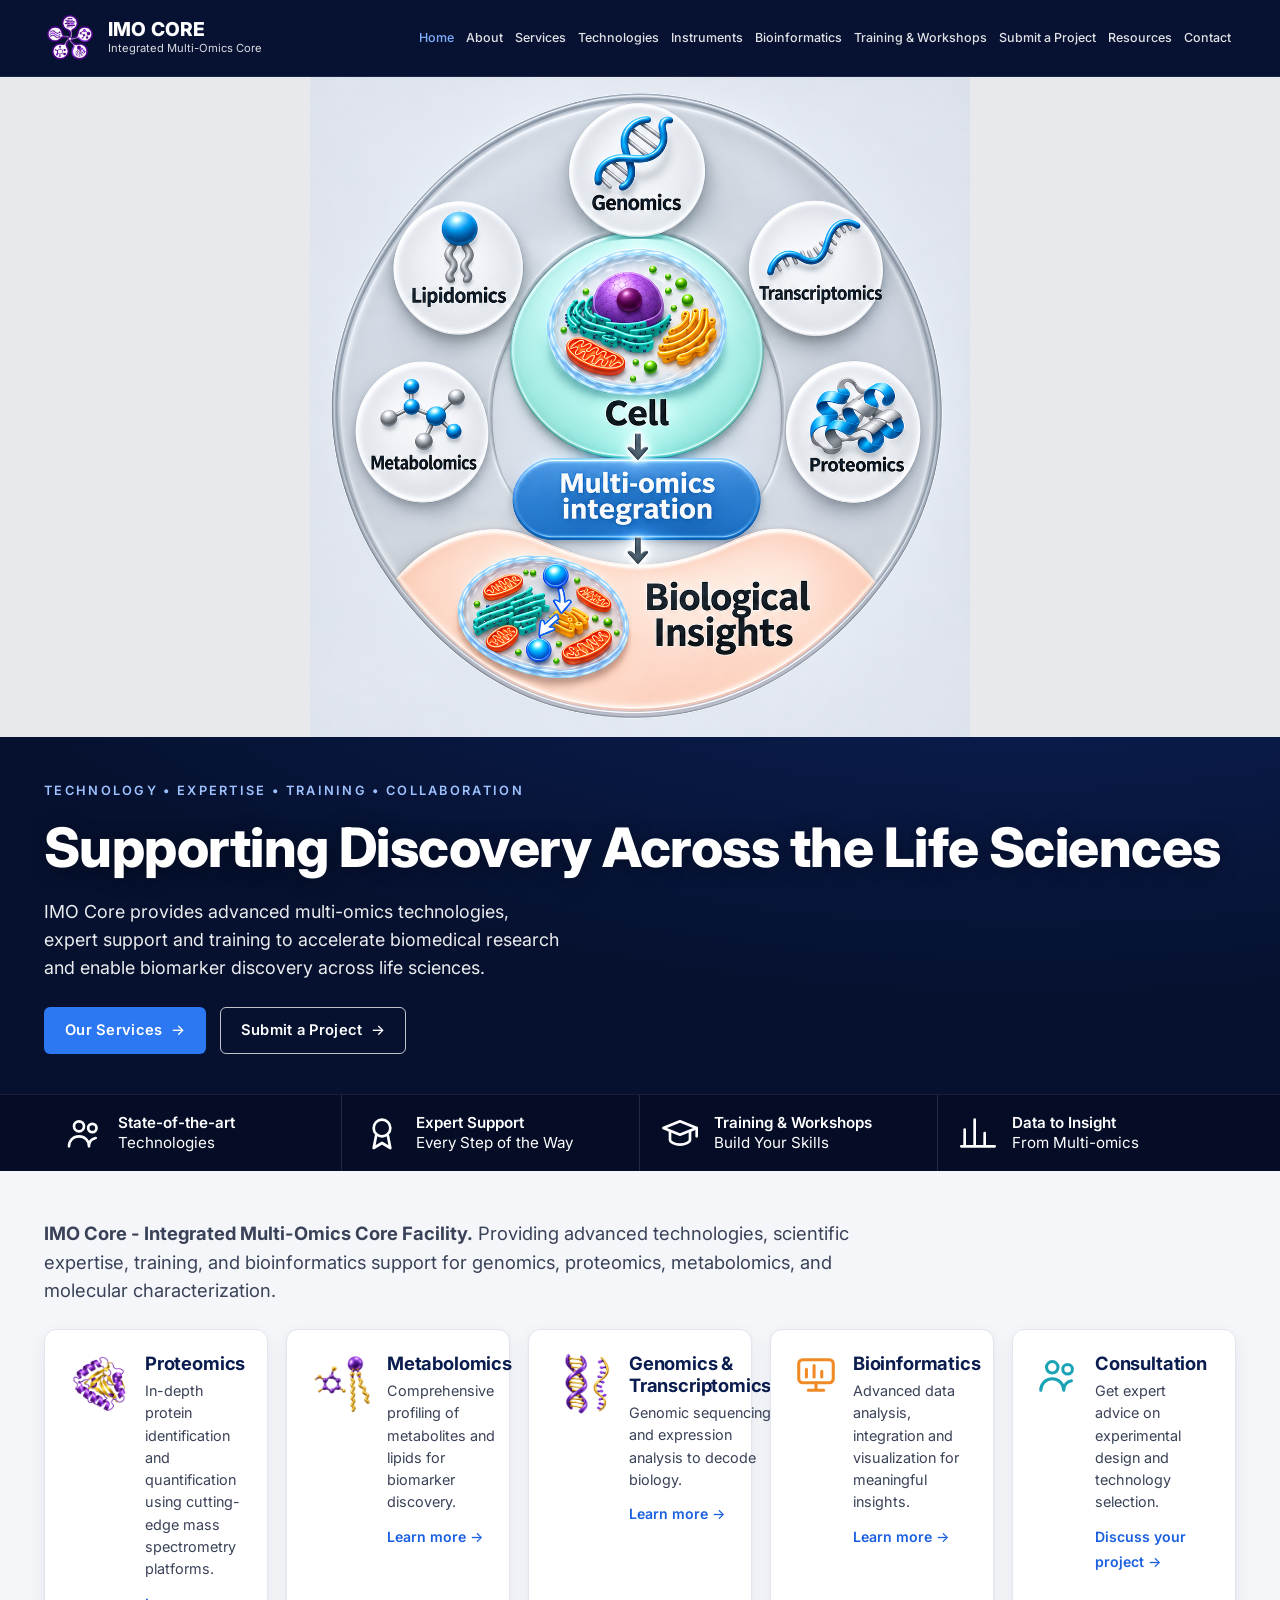
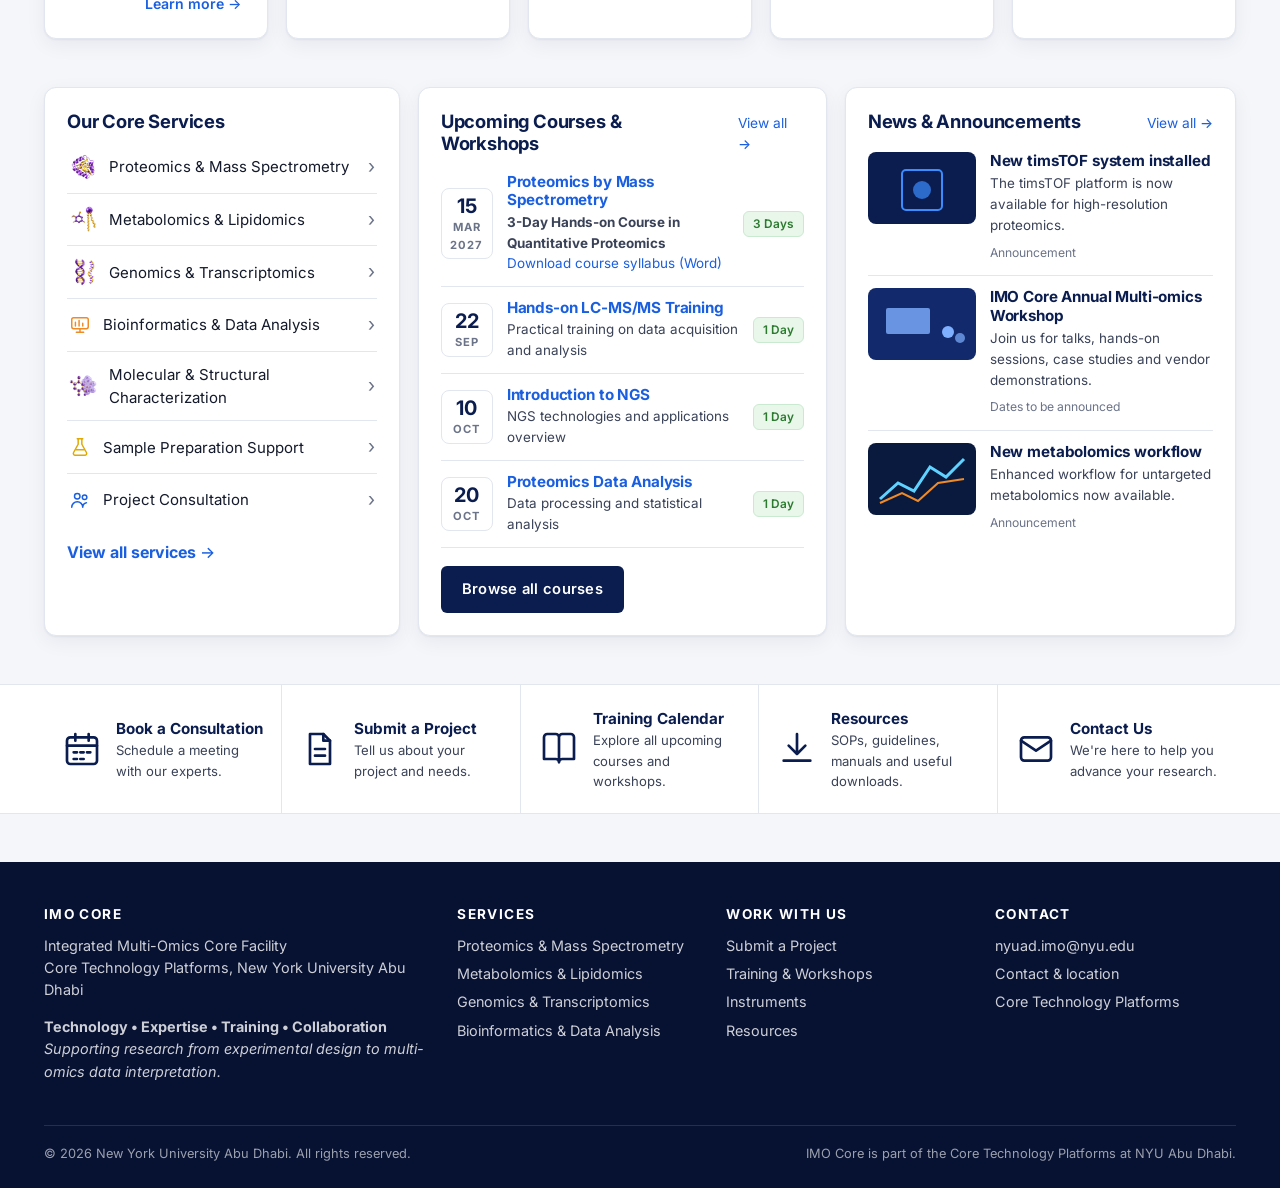
<file: index.html>
<!DOCTYPE html>
<html lang="en">
<head>
<meta charset="utf-8">
<meta name="viewport" content="width=device-width, initial-scale=1">
<title>Home | IMO Core - NYU Abu Dhabi</title>
<meta name="description" content="IMO Core - Integrated Multi-Omics Core Facility at NYU Abu Dhabi. Advanced technologies, scientific expertise, training and bioinformatics support for genomics, proteomics, metabolomics and molecular characterization.">
<link rel="icon" type="image/png" href="assets/img/omics-network-logo.png">
<link rel="preconnect" href="https://fonts.googleapis.com">
<link rel="preconnect" href="https://fonts.gstatic.com" crossorigin>
<link href="https://fonts.googleapis.com/css2?family=Inter:wght@400;500;600;700;800&display=swap" rel="stylesheet">
<link rel="stylesheet" href="assets/css/style.css">
</head>
<body class="home-page">
<a class="visually-hidden" href="#main">Skip to content</a>
<header class="site-header">
  <div class="wrap">
    <a class="brand" href="index.html">
      <img class="brand-mark" src="assets/img/omics-network-logo.png" width="1254" height="1254" alt="IMO Core logo">
      <span><span class="brand-name">IMO CORE</span><span class="brand-sub">Integrated Multi-Omics Core</span></span>
    </a>
    <button class="nav-toggle" aria-expanded="false" aria-controls="nav">Menu</button>
    <nav class="nav" id="nav" aria-label="Main">
      <a href="index.html" class=active>Home</a><a href="about.html">About</a><a href="services.html">Services</a><a href="technologies.html">Technologies</a><a href="instruments.html">Instruments</a><a href="bioinformatics.html">Bioinformatics</a><a href="training.html">Training & Workshops</a><a href="submit-project.html">Submit a Project</a><a href="resources.html">Resources</a><a href="contact.html">Contact</a>
    </nav>
  </div>
</header>
<main id="main">

<section class="hero">
  <div class="hero-cover">
    <img class="hero-art" src="assets/img/multi-omics-cell-flow-cover.png" alt="Genomics, transcriptomics, proteomics, metabolomics and lipidomics surround a cell, with a teal, blue and peach flow from Cell to Multi-omics integration to Biological Insights." width="1254" height="1254" fetchpriority="high">
  </div>
  <div class="wrap">
    <span class="hero-tagline">Technology &bull; Expertise &bull; Training &bull; Collaboration</span>
    <h1>Supporting Discovery Across the Life Sciences</h1>
    <p>IMO Core provides advanced multi-omics technologies, expert support and training to accelerate biomedical research and enable biomarker discovery across life sciences.</p>
    <div class="hero-actions">
      <a class="btn btn-primary arrow" href="services.html">Our Services </a>
      <a class="btn btn-outline arrow" href="submit-project.html">Submit a Project </a>
    </div>
  </div>
  <div class="feature-strip">
    <div class="wrap">
      <div class="feature"><svg class="" viewBox="0 0 24 24" fill="none" stroke="#fff" stroke-width="1.6" stroke-linecap="round" stroke-linejoin="round" aria-hidden="true"><circle cx="9" cy="8" r="3"/><circle cx="17" cy="9" r="2.5"/><path d="M3 20c0-3.5 2.7-6 6-6s6 2.5 6 6M15 20c0-2.6 1.6-4.5 4-5"/></svg><span><strong>State-of-the-art</strong>Technologies</span></div>
      <div class="feature"><svg class="" viewBox="0 0 24 24" fill="none" stroke="#fff" stroke-width="1.6" stroke-linecap="round" stroke-linejoin="round" aria-hidden="true"><circle cx="12" cy="9" r="5"/><path d="M8.5 13.5 7 21l5-3 5 3-1.5-7.5"/></svg><span><strong>Expert Support</strong>Every Step of the Way</span></div>
      <div class="feature"><svg class="" viewBox="0 0 24 24" fill="none" stroke="#fff" stroke-width="1.6" stroke-linecap="round" stroke-linejoin="round" aria-hidden="true"><path d="M2 9l10-4 10 4-10 4z"/><path d="M6 11v5c0 1.5 3 3 6 3s6-1.5 6-3v-5M22 9v5"/></svg><span><strong>Training &amp; Workshops</strong>Build Your Skills</span></div>
      <div class="feature"><svg class="" viewBox="0 0 24 24" fill="none" stroke="#fff" stroke-width="1.6" stroke-linecap="round" stroke-linejoin="round" aria-hidden="true"><path d="M4 20V10M10 20V4M16 20v-8M22 20H2"/></svg><span><strong>Data to Insight</strong>From Multi-omics</span></div>
    </div>
  </div>
</section>

<section class="section">
  <div class="wrap">
    <p class="lead" style="max-width:860px;margin-bottom:24px"><strong>IMO Core - Integrated Multi-Omics Core Facility.</strong> Providing advanced technologies, scientific expertise, training, and bioinformatics support for genomics, proteomics, metabolomics, and molecular characterization.</p>
    <div class="grid grid-5">
  <div class="card area-card">
    <img class="proteomics-icon" src="assets/img/proteomics-protein-3d.png" width="56" height="56" alt="" loading="lazy">
    <div><h3>Proteomics</h3><p>In-depth protein identification and quantification using cutting-edge mass spectrometry platforms.</p><a class="more arrow" href="services.html#proteomics">Learn more </a></div>
  </div>
  <div class="card area-card">
    <img class="metabolomics-icon" src="assets/img/metabolomics-lipidomics-3d.png" width="56" height="56" alt="" loading="lazy">
    <div><h3>Metabolomics</h3><p>Comprehensive profiling of metabolites and lipids for biomarker discovery.</p><a class="more arrow" href="services.html#metabolomics">Learn more </a></div>
  </div>
  <div class="card area-card">
    <img class="genomics-icon" src="assets/img/genomics-transcriptomics-3d.png" width="56" height="56" alt="" loading="lazy">
    <div><h3>Genomics &amp; Transcriptomics</h3><p>Genomic sequencing and expression analysis to decode biology.</p><a class="more arrow" href="services.html#genomics">Learn more </a></div>
  </div>
  <div class="card area-card">
    <svg class="" viewBox="0 0 24 24" fill="none" stroke="#f08a24" stroke-width="1.6" stroke-linecap="round" stroke-linejoin="round" aria-hidden="true"><rect x="3" y="4" width="18" height="12" rx="2"/><path d="M8 20h8M12 16v4M7 13V9M11 13V7M15 13v-3"/></svg>
    <div><h3>Bioinformatics</h3><p>Advanced data analysis, integration and visualization for meaningful insights.</p><a class="more arrow" href="bioinformatics.html">Learn more </a></div>
  </div>
  <div class="card area-card">
    <svg class="" viewBox="0 0 24 24" fill="none" stroke="#19a3b5" stroke-width="1.6" stroke-linecap="round" stroke-linejoin="round" aria-hidden="true"><circle cx="9" cy="8" r="3"/><circle cx="17" cy="9" r="2.5"/><path d="M3 20c0-3.5 2.7-6 6-6s6 2.5 6 6M15 20c0-2.6 1.6-4.5 4-5"/></svg>
    <div><h3>Consultation</h3><p>Get expert advice on experimental design and technology selection.</p><a class="more arrow" href="submit-project.html">Discuss your project </a></div>
  </div></div>
  </div>
</section>

<section class="section" style="padding-top:0">
  <div class="wrap home-cols">
    <div class="card">
      <h3 style="color:var(--navy-800)">Our Core Services</h3>
      <ul class="list-links">
        <li><a href="services.html#proteomics"><img class="proteomics-icon" src="assets/img/proteomics-protein-3d.png" width="56" height="56" alt="" loading="lazy"> Proteomics &amp; Mass Spectrometry</a></li>
        <li><a href="services.html#metabolomics"><img class="metabolomics-icon" src="assets/img/metabolomics-lipidomics-3d.png" width="56" height="56" alt="" loading="lazy"> Metabolomics &amp; Lipidomics</a></li>
        <li><a href="services.html#genomics"><img class="genomics-icon" src="assets/img/genomics-transcriptomics-3d.png" width="56" height="56" alt="" loading="lazy"> Genomics &amp; Transcriptomics</a></li>
        <li><a href="bioinformatics.html"><svg class="" viewBox="0 0 24 24" fill="none" stroke="#f08a24" stroke-width="1.6" stroke-linecap="round" stroke-linejoin="round" aria-hidden="true"><rect x="3" y="4" width="18" height="12" rx="2"/><path d="M8 20h8M12 16v4M7 13V9M11 13V7M15 13v-3"/></svg> Bioinformatics &amp; Data Analysis</a></li>
        <li><a href="services.html#molecular"><img class="molecular-icon" src="assets/img/molecular-structural-3d.png" width="56" height="56" alt="" loading="lazy"> Molecular &amp; Structural Characterization</a></li>
        <li><a href="services.html#sample-prep"><svg class="" viewBox="0 0 24 24" fill="none" stroke="#e0a800" stroke-width="1.6" stroke-linecap="round" stroke-linejoin="round" aria-hidden="true"><path d="M9 3h6M10 3v6l-5 9a2 2 0 0 0 1.8 3h10.4a2 2 0 0 0 1.8-3l-5-9V3"/><path d="M7.5 15h9"/></svg> Sample Preparation Support</a></li>
        <li><a href="submit-project.html"><svg class="" viewBox="0 0 24 24" fill="none" stroke="#1a5fe0" stroke-width="1.6" stroke-linecap="round" stroke-linejoin="round" aria-hidden="true"><circle cx="9" cy="8" r="3"/><circle cx="17" cy="9" r="2.5"/><path d="M3 20c0-3.5 2.7-6 6-6s6 2.5 6 6M15 20c0-2.6 1.6-4.5 4-5"/></svg> Project Consultation</a></li>
      </ul>
      <p style="margin:14px 0 0"><a class="arrow" href="services.html"><strong>View all services </strong></a></p>
    </div>
    <div class="card">
      <div class="section-head" style="margin-bottom:6px"><h3 style="color:var(--navy-800);margin:0">Upcoming Courses &amp; Workshops</h3><a class="arrow" href="training.html#upcoming" style="font-size:.86rem">View all </a></div>
      
    <div class="event">
      <div class="date-chip" aria-label="15 March 2027"><b>15</b><span>MAR 2027</span></div>
      <div><h4><a href="training.html#upcoming">Proteomics by Mass Spectrometry</a></h4><p><strong>3-Day Hands-on Course in Quantitative Proteomics</strong></p><p><a href="assets/documents/proteomics-by-mass-spectrometry-syllabus.docx" download>Download course syllabus (Word)</a></p></div>
      <span class="tag">3 Days</span>
    </div>
    <div class="event">
      <div class="date-chip"><b>22</b><span>SEP</span></div>
      <div><h4><a href="training.html#upcoming">Hands-on LC-MS/MS Training</a></h4><p>Practical training on data acquisition and analysis</p></div>
      <span class="tag">1 Day</span>
    </div>
    <div class="event">
      <div class="date-chip"><b>10</b><span>OCT</span></div>
      <div><h4><a href="training.html#upcoming">Introduction to NGS</a></h4><p>NGS technologies and applications overview</p></div>
      <span class="tag">1 Day</span>
    </div>
    <div class="event">
      <div class="date-chip"><b>20</b><span>OCT</span></div>
      <div><h4><a href="training.html#upcoming">Proteomics Data Analysis</a></h4><p>Data processing and statistical analysis</p></div>
      <span class="tag">1 Day</span>
    </div>
      <p style="margin:18px 0 0"><a class="btn btn-dark" href="training.html">Browse all courses</a></p>
    </div>
    <div class="card">
      <div class="section-head" style="margin-bottom:6px"><h3 style="color:var(--navy-800);margin:0">News &amp; Announcements</h3><a class="arrow" href="resources.html#news" style="font-size:.86rem">View all </a></div>
      <div class="news-item"><div class="news-thumb"><svg viewBox="0 0 108 72" aria-hidden="true"><rect width="108" height="72" fill="#0b1d4f"/><rect x="34" y="18" width="40" height="40" rx="4" fill="none" stroke="#3b8cff" stroke-width="2"/><circle cx="54" cy="38" r="9" fill="#3b8cff" opacity=".7"/></svg></div><div><h4>New timsTOF system installed</h4><p>The timsTOF platform is now available for high-resolution proteomics.</p><time>Announcement</time></div></div>
      <div class="news-item"><div class="news-thumb"><svg viewBox="0 0 108 72" aria-hidden="true"><rect width="108" height="72" fill="#122a6b"/><rect x="18" y="20" width="44" height="26" rx="2" fill="#7fb0ff" opacity=".8"/><circle cx="80" cy="44" r="6" fill="#7fb0ff"/><circle cx="92" cy="50" r="5" fill="#7fb0ff" opacity=".7"/></svg></div><div><h4>IMO Core Annual Multi-omics Workshop</h4><p>Join us for talks, hands-on sessions, case studies and vendor demonstrations.</p><time>Dates to be announced</time></div></div>
      <div class="news-item"><div class="news-thumb"><svg viewBox="0 0 108 72" aria-hidden="true"><rect width="108" height="72" fill="#0a1a3f"/><path d="M12 56 L30 40 L46 48 L62 24 L78 34 L96 16" fill="none" stroke="#5fd3ff" stroke-width="3"/><path d="M12 60 L34 50 L50 58 L70 40 L96 36" fill="none" stroke="#f08a24" stroke-width="2"/></svg></div><div><h4>New metabolomics workflow</h4><p>Enhanced workflow for untargeted metabolomics now available.</p><time>Announcement</time></div></div>
    </div>
  </div>
</section>

<section class="section-alt">
  <div class="wrap quick-links">
    <a class="quick-link" href="contact.html#consultation"><svg class="" viewBox="0 0 24 24" fill="none" stroke="#0b1d4f" stroke-width="1.6" stroke-linecap="round" stroke-linejoin="round" aria-hidden="true"><rect x="3" y="5" width="18" height="16" rx="2"/><path d="M3 10h18M8 3v4M16 3v4M7 14h2M11 14h2M15 14h2M7 18h2M11 18h2"/></svg><span><strong>Book a Consultation</strong>Schedule a meeting with our experts.</span></a>
    <a class="quick-link" href="submit-project.html"><svg class="" viewBox="0 0 24 24" fill="none" stroke="#0b1d4f" stroke-width="1.6" stroke-linecap="round" stroke-linejoin="round" aria-hidden="true"><path d="M6 3h8l4 4v14H6z"/><path d="M14 3v4h4M9 12h6M9 16h6"/></svg><span><strong>Submit a Project</strong>Tell us about your project and needs.</span></a>
    <a class="quick-link" href="training.html#upcoming"><svg class="" viewBox="0 0 24 24" fill="none" stroke="#0b1d4f" stroke-width="1.6" stroke-linecap="round" stroke-linejoin="round" aria-hidden="true"><path d="M3 5a2 2 0 0 1 2-2h5a2 2 0 0 1 2 2v15a2 2 0 0 0-2-2H3zM21 5a2 2 0 0 0-2-2h-5a2 2 0 0 0-2 2v15a2 2 0 0 1 2-2h7z"/></svg><span><strong>Training Calendar</strong>Explore all upcoming courses and workshops.</span></a>
    <a class="quick-link" href="resources.html"><svg class="" viewBox="0 0 24 24" fill="none" stroke="#0b1d4f" stroke-width="1.6" stroke-linecap="round" stroke-linejoin="round" aria-hidden="true"><path d="M12 3v12M7 10l5 5 5-5M4 19h16"/></svg><span><strong>Resources</strong>SOPs, guidelines, manuals and useful downloads.</span></a>
    <a class="quick-link" href="contact.html"><svg class="" viewBox="0 0 24 24" fill="none" stroke="#0b1d4f" stroke-width="1.6" stroke-linecap="round" stroke-linejoin="round" aria-hidden="true"><rect x="3" y="5" width="18" height="14" rx="2"/><path d="M3 7l9 6 9-6"/></svg><span><strong>Contact Us</strong>We're here to help you advance your research.</span></a>
  </div>
</section>

</main>
<footer class="site-footer">
  <div class="wrap">
    <div class="cols">
      <div>
        <h4>IMO Core</h4>
        <p>Integrated Multi-Omics Core Facility<br>Core Technology Platforms, New York University Abu Dhabi</p>
        <p><strong>Technology &bull; Expertise &bull; Training &bull; Collaboration</strong><br><em>Supporting research from experimental design to multi-omics data interpretation.</em></p>
      </div>
      <div>
        <h4>Services</h4>
        <ul>
          <li><a href="services.html#proteomics">Proteomics &amp; Mass Spectrometry</a></li>
          <li><a href="services.html#metabolomics">Metabolomics &amp; Lipidomics</a></li>
          <li><a href="services.html#genomics">Genomics &amp; Transcriptomics</a></li>
          <li><a href="bioinformatics.html">Bioinformatics &amp; Data Analysis</a></li>
        </ul>
      </div>
      <div>
        <h4>Work with us</h4>
        <ul>
          <li><a href="submit-project.html">Submit a Project</a></li>
          <li><a href="training.html">Training &amp; Workshops</a></li>
          <li><a href="instruments.html">Instruments</a></li>
          <li><a href="resources.html">Resources</a></li>
        </ul>
      </div>
      <div>
        <h4>Contact</h4>
        <ul>
          <li><a href="mailto:" data-site-email>email</a></li>
          <li><a href="contact.html">Contact &amp; location</a></li>
          <li><a href="https://nyuad.nyu.edu/en/research/facilities-and-support/core-technology-platforms.html" target="_blank" rel="noopener">Core Technology Platforms</a></li>
        </ul>
      </div>
    </div>
    <div class="legal">
      <span>&copy; <span data-year></span> New York University Abu Dhabi. All rights reserved.</span>
      <span>IMO Core is part of the Core Technology Platforms at NYU Abu Dhabi.</span>
    </div>
  </div>
</footer>
<script src="assets/js/main.js"></script>
</body>
</html>
</file>
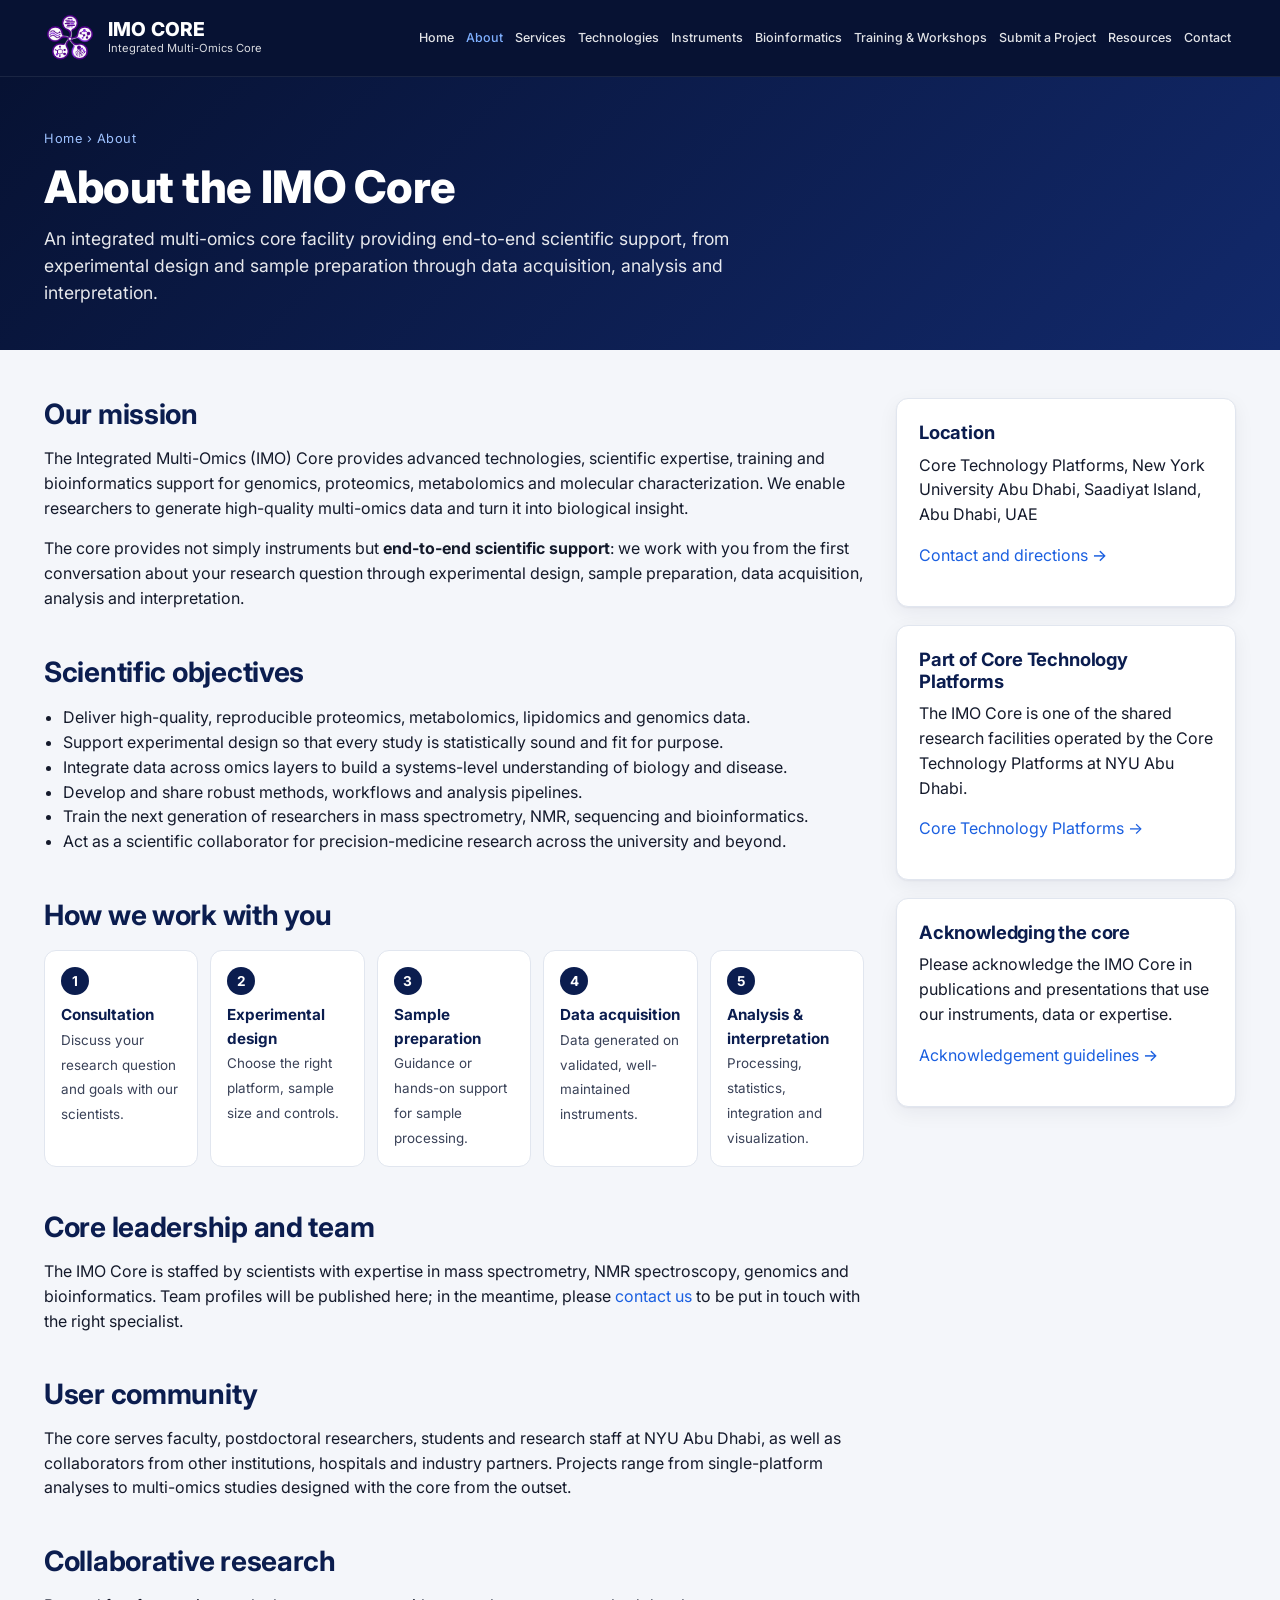
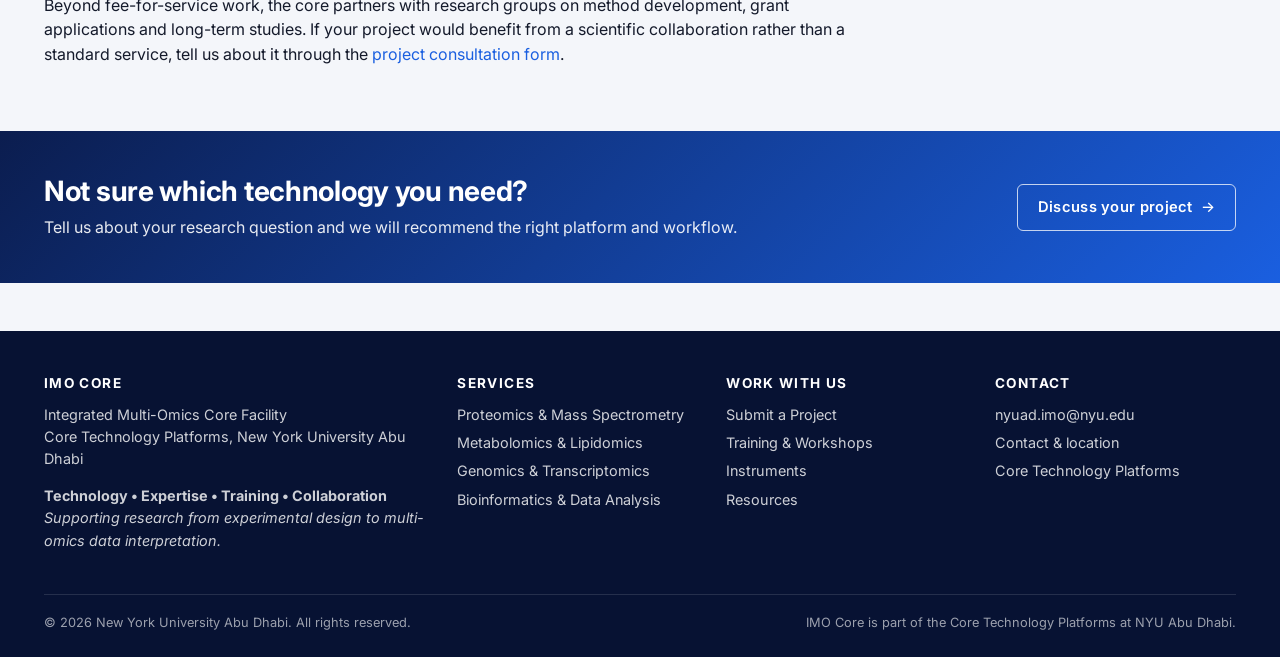
<file: about.html>
<!DOCTYPE html>
<html lang="en">
<head>
<meta charset="utf-8">
<meta name="viewport" content="width=device-width, initial-scale=1">
<title>About | IMO Core - NYU Abu Dhabi</title>
<meta name="description" content="About the IMO Core: mission, scientific objectives, team, location and the research community we support.">
<link rel="icon" type="image/png" href="assets/img/omics-network-logo.png">
<link rel="preconnect" href="https://fonts.googleapis.com">
<link rel="preconnect" href="https://fonts.gstatic.com" crossorigin>
<link href="https://fonts.googleapis.com/css2?family=Inter:wght@400;500;600;700;800&display=swap" rel="stylesheet">
<link rel="stylesheet" href="assets/css/style.css">
</head>
<body>
<a class="visually-hidden" href="#main">Skip to content</a>
<header class="site-header">
  <div class="wrap">
    <a class="brand" href="index.html">
      <img class="brand-mark" src="assets/img/omics-network-logo.png" width="1254" height="1254" alt="IMO Core logo">
      <span><span class="brand-name">IMO CORE</span><span class="brand-sub">Integrated Multi-Omics Core</span></span>
    </a>
    <button class="nav-toggle" aria-expanded="false" aria-controls="nav">Menu</button>
    <nav class="nav" id="nav" aria-label="Main">
      <a href="index.html">Home</a><a href="about.html" class=active>About</a><a href="services.html">Services</a><a href="technologies.html">Technologies</a><a href="instruments.html">Instruments</a><a href="bioinformatics.html">Bioinformatics</a><a href="training.html">Training & Workshops</a><a href="submit-project.html">Submit a Project</a><a href="resources.html">Resources</a><a href="contact.html">Contact</a>
    </nav>
  </div>
</header>
<main id="main">

<section class="page-head">
  <div class="wrap">
    <div class="crumbs"><a href="index.html">Home</a> &rsaquo; About</div>
    <h1>About the IMO Core</h1>
    <p>An integrated multi-omics core facility providing end-to-end scientific support, from experimental design and sample preparation through data acquisition, analysis and interpretation.</p>
  </div>
</section>
<section class="section">
  <div class="wrap two-col">
    <div class="prose">
      <h2 style="margin-top:0">Our mission</h2>
      <p>The Integrated Multi-Omics (IMO) Core provides advanced technologies, scientific expertise, training and bioinformatics support for genomics, proteomics, metabolomics and molecular characterization. We enable researchers to generate high-quality multi-omics data and turn it into biological insight.</p>
      <p>The core provides not simply instruments but <strong>end-to-end scientific support</strong>: we work with you from the first conversation about your research question through experimental design, sample preparation, data acquisition, analysis and interpretation.</p>

      <h2>Scientific objectives</h2>
      <ul>
        <li>Deliver high-quality, reproducible proteomics, metabolomics, lipidomics and genomics data.</li>
        <li>Support experimental design so that every study is statistically sound and fit for purpose.</li>
        <li>Integrate data across omics layers to build a systems-level understanding of biology and disease.</li>
        <li>Develop and share robust methods, workflows and analysis pipelines.</li>
        <li>Train the next generation of researchers in mass spectrometry, NMR, sequencing and bioinformatics.</li>
        <li>Act as a scientific collaborator for precision-medicine research across the university and beyond.</li>
      </ul>

      <h2>How we work with you</h2>
      <div class="steps" style="margin:18px 0 8px">
        <div class="step"><strong>Consultation</strong><span>Discuss your research question and goals with our scientists.</span></div>
        <div class="step"><strong>Experimental design</strong><span>Choose the right platform, sample size and controls.</span></div>
        <div class="step"><strong>Sample preparation</strong><span>Guidance or hands-on support for sample processing.</span></div>
        <div class="step"><strong>Data acquisition</strong><span>Data generated on validated, well-maintained instruments.</span></div>
        <div class="step"><strong>Analysis &amp; interpretation</strong><span>Processing, statistics, integration and visualization.</span></div>
      </div>

      <h2>Core leadership and team</h2>
      <p>The IMO Core is staffed by scientists with expertise in mass spectrometry, NMR spectroscopy, genomics and bioinformatics. Team profiles will be published here; in the meantime, please <a href="contact.html">contact us</a> to be put in touch with the right specialist.</p>

      <h2>User community</h2>
      <p>The core serves faculty, postdoctoral researchers, students and research staff at NYU Abu Dhabi, as well as collaborators from other institutions, hospitals and industry partners. Projects range from single-platform analyses to multi-omics studies designed with the core from the outset.</p>

      <h2>Collaborative research</h2>
      <p>Beyond fee-for-service work, the core partners with research groups on method development, grant applications and long-term studies. If your project would benefit from a scientific collaboration rather than a standard service, tell us about it through the <a href="submit-project.html">project consultation form</a>.</p>
    </div>
    <aside class="aside">
      <div class="card">
        <h3>Location</h3>
        <p data-site-location></p>
        <p><a class="arrow" href="contact.html">Contact and directions </a></p>
      </div>
      <div class="card">
        <h3>Part of Core Technology Platforms</h3>
        <p>The IMO Core is one of the shared research facilities operated by the Core Technology Platforms at NYU Abu Dhabi.</p>
        <p><a href="https://nyuad.nyu.edu/en/research/facilities-and-support/core-technology-platforms.html" target="_blank" rel="noopener">Core Technology Platforms &rarr;</a></p>
      </div>
      <div class="card">
        <h3>Acknowledging the core</h3>
        <p>Please acknowledge the IMO Core in publications and presentations that use our instruments, data or expertise.</p>
        <p><a class="arrow" href="resources.html#acknowledgement">Acknowledgement guidelines </a></p>
      </div>
    </aside>
  </div>
</section>

<section class="cta-band">
  <div class="wrap">
    <div>
      <h2>Not sure which technology you need?</h2>
      <p>Tell us about your research question and we will recommend the right platform and workflow.</p>
    </div>
    <a class="btn btn-outline arrow" href="submit-project.html">Discuss your project</a>
  </div>
</section>

</main>
<footer class="site-footer">
  <div class="wrap">
    <div class="cols">
      <div>
        <h4>IMO Core</h4>
        <p>Integrated Multi-Omics Core Facility<br>Core Technology Platforms, New York University Abu Dhabi</p>
        <p><strong>Technology &bull; Expertise &bull; Training &bull; Collaboration</strong><br><em>Supporting research from experimental design to multi-omics data interpretation.</em></p>
      </div>
      <div>
        <h4>Services</h4>
        <ul>
          <li><a href="services.html#proteomics">Proteomics &amp; Mass Spectrometry</a></li>
          <li><a href="services.html#metabolomics">Metabolomics &amp; Lipidomics</a></li>
          <li><a href="services.html#genomics">Genomics &amp; Transcriptomics</a></li>
          <li><a href="bioinformatics.html">Bioinformatics &amp; Data Analysis</a></li>
        </ul>
      </div>
      <div>
        <h4>Work with us</h4>
        <ul>
          <li><a href="submit-project.html">Submit a Project</a></li>
          <li><a href="training.html">Training &amp; Workshops</a></li>
          <li><a href="instruments.html">Instruments</a></li>
          <li><a href="resources.html">Resources</a></li>
        </ul>
      </div>
      <div>
        <h4>Contact</h4>
        <ul>
          <li><a href="mailto:" data-site-email>email</a></li>
          <li><a href="contact.html">Contact &amp; location</a></li>
          <li><a href="https://nyuad.nyu.edu/en/research/facilities-and-support/core-technology-platforms.html" target="_blank" rel="noopener">Core Technology Platforms</a></li>
        </ul>
      </div>
    </div>
    <div class="legal">
      <span>&copy; <span data-year></span> New York University Abu Dhabi. All rights reserved.</span>
      <span>IMO Core is part of the Core Technology Platforms at NYU Abu Dhabi.</span>
    </div>
  </div>
</footer>
<script src="assets/js/main.js"></script>
</body>
</html>
</file>
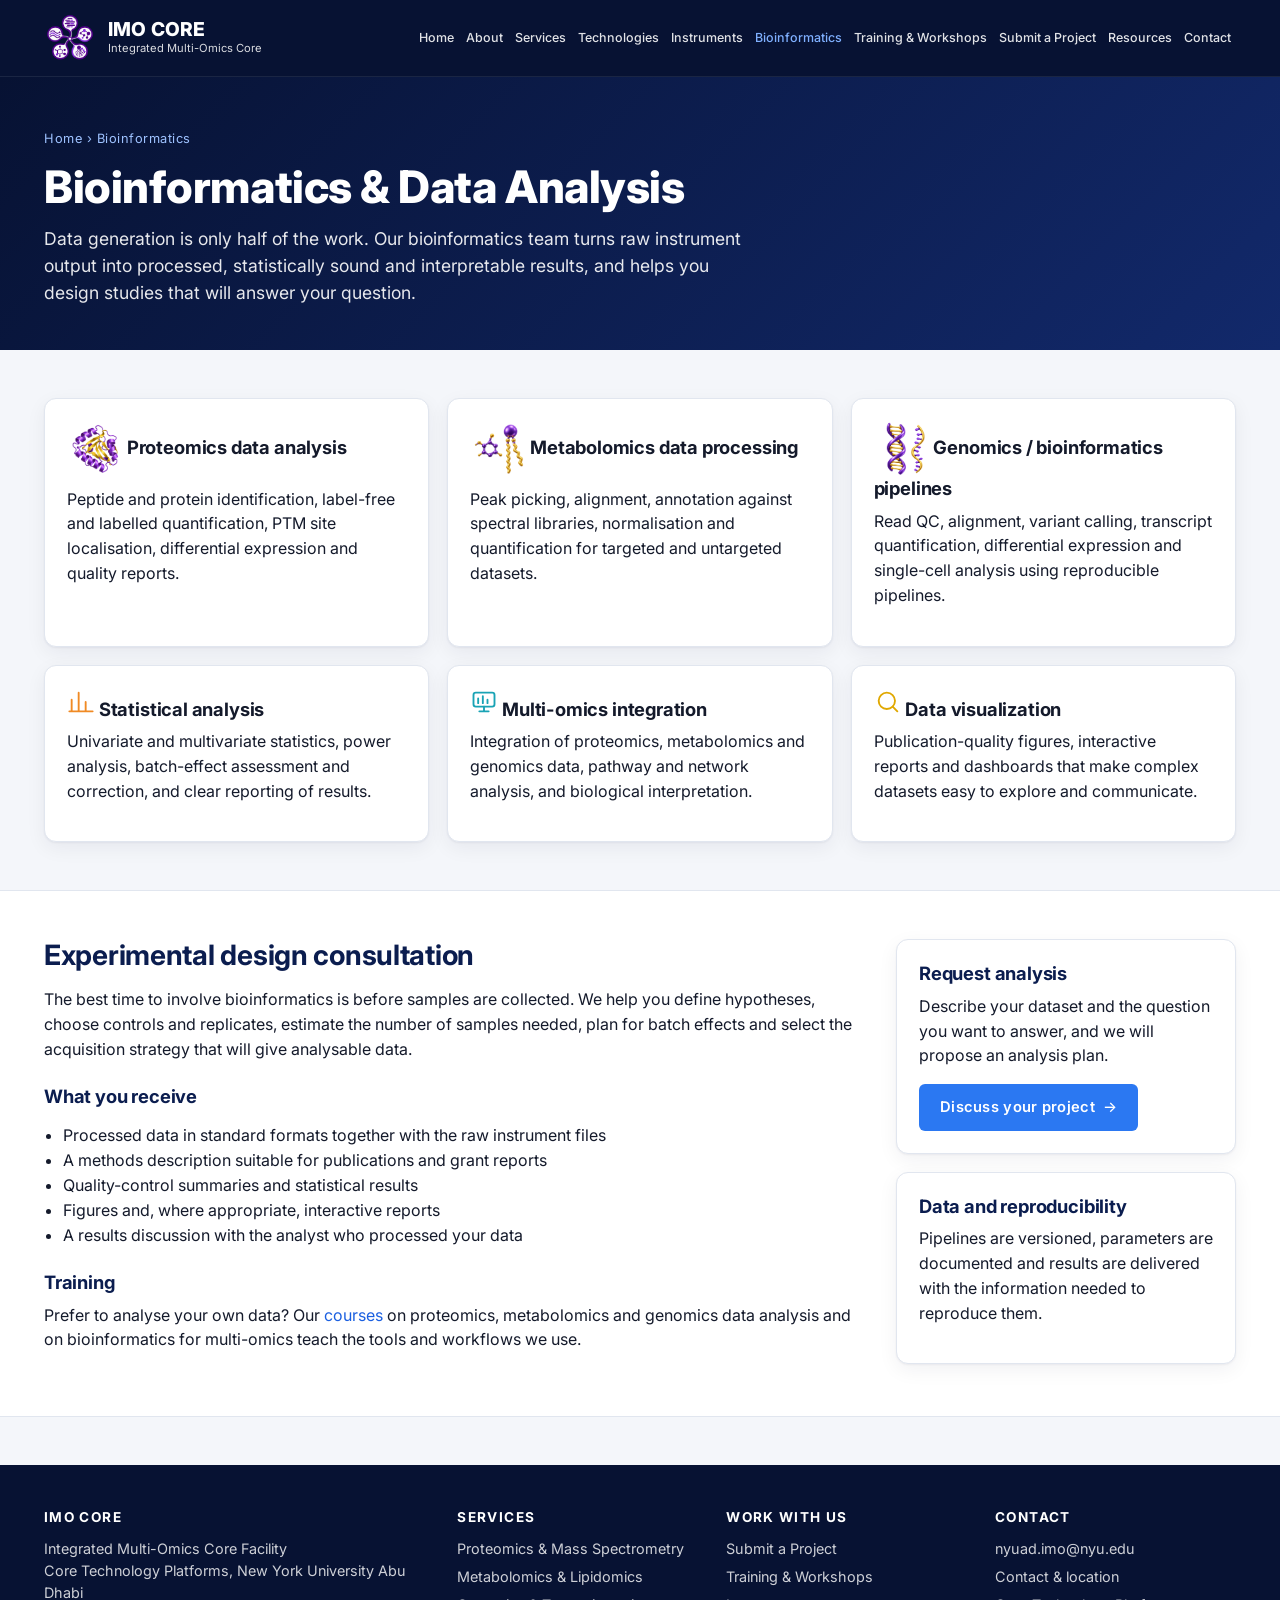
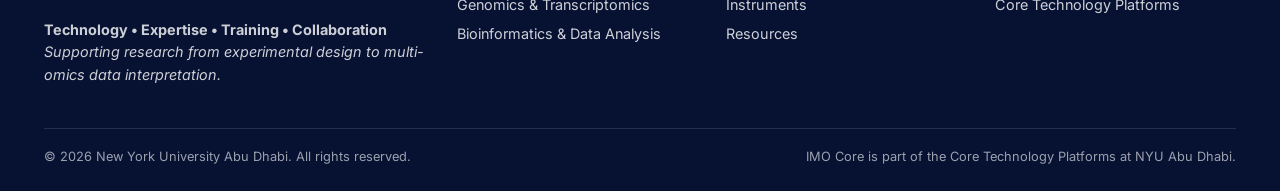
<file: bioinformatics.html>
<!DOCTYPE html>
<html lang="en">
<head>
<meta charset="utf-8">
<meta name="viewport" content="width=device-width, initial-scale=1">
<title>Bioinformatics | IMO Core - NYU Abu Dhabi</title>
<meta name="description" content="Bioinformatics and data analysis at the IMO Core: proteomics, metabolomics and genomics pipelines, statistics, multi-omics integration and visualization.">
<link rel="icon" type="image/png" href="assets/img/omics-network-logo.png">
<link rel="preconnect" href="https://fonts.googleapis.com">
<link rel="preconnect" href="https://fonts.gstatic.com" crossorigin>
<link href="https://fonts.googleapis.com/css2?family=Inter:wght@400;500;600;700;800&display=swap" rel="stylesheet">
<link rel="stylesheet" href="assets/css/style.css">
</head>
<body>
<a class="visually-hidden" href="#main">Skip to content</a>
<header class="site-header">
  <div class="wrap">
    <a class="brand" href="index.html">
      <img class="brand-mark" src="assets/img/omics-network-logo.png" width="1254" height="1254" alt="IMO Core logo">
      <span><span class="brand-name">IMO CORE</span><span class="brand-sub">Integrated Multi-Omics Core</span></span>
    </a>
    <button class="nav-toggle" aria-expanded="false" aria-controls="nav">Menu</button>
    <nav class="nav" id="nav" aria-label="Main">
      <a href="index.html">Home</a><a href="about.html">About</a><a href="services.html">Services</a><a href="technologies.html">Technologies</a><a href="instruments.html">Instruments</a><a href="bioinformatics.html" class=active>Bioinformatics</a><a href="training.html">Training & Workshops</a><a href="submit-project.html">Submit a Project</a><a href="resources.html">Resources</a><a href="contact.html">Contact</a>
    </nav>
  </div>
</header>
<main id="main">

<section class="page-head">
  <div class="wrap">
    <div class="crumbs"><a href="index.html">Home</a> &rsaquo; Bioinformatics</div>
    <h1>Bioinformatics &amp; Data Analysis</h1>
    <p>Data generation is only half of the work. Our bioinformatics team turns raw instrument output into processed, statistically sound and interpretable results, and helps you design studies that will answer your question.</p>
  </div>
</section>
<section class="section">
  <div class="wrap">
    <div class="grid grid-3">
      <div class="card"><h3><img class="proteomics-icon" src="assets/img/proteomics-protein-3d.png" width="56" height="56" alt="" loading="lazy"> Proteomics data analysis</h3><p>Peptide and protein identification, label-free and labelled quantification, PTM site localisation, differential expression and quality reports.</p></div>
      <div class="card"><h3><img class="metabolomics-icon" src="assets/img/metabolomics-lipidomics-3d.png" width="56" height="56" alt="" loading="lazy"> Metabolomics data processing</h3><p>Peak picking, alignment, annotation against spectral libraries, normalisation and quantification for targeted and untargeted datasets.</p></div>
      <div class="card"><h3><img class="genomics-icon" src="assets/img/genomics-transcriptomics-3d.png" width="56" height="56" alt="" loading="lazy"> Genomics / bioinformatics pipelines</h3><p>Read QC, alignment, variant calling, transcript quantification, differential expression and single-cell analysis using reproducible pipelines.</p></div>
      <div class="card"><h3><svg width="28" height="28" class="" viewBox="0 0 24 24" fill="none" stroke="#f08a24" stroke-width="1.6" stroke-linecap="round" stroke-linejoin="round" aria-hidden="true"><path d="M4 20V10M10 20V4M16 20v-8M22 20H2"/></svg> Statistical analysis</h3><p>Univariate and multivariate statistics, power analysis, batch-effect assessment and correction, and clear reporting of results.</p></div>
      <div class="card"><h3><svg width="28" height="28" class="" viewBox="0 0 24 24" fill="none" stroke="#19a3b5" stroke-width="1.6" stroke-linecap="round" stroke-linejoin="round" aria-hidden="true"><rect x="3" y="4" width="18" height="12" rx="2"/><path d="M8 20h8M12 16v4M7 13V9M11 13V7M15 13v-3"/></svg> Multi-omics integration</h3><p>Integration of proteomics, metabolomics and genomics data, pathway and network analysis, and biological interpretation.</p></div>
      <div class="card"><h3><svg width="28" height="28" class="" viewBox="0 0 24 24" fill="none" stroke="#e0a800" stroke-width="1.6" stroke-linecap="round" stroke-linejoin="round" aria-hidden="true"><circle cx="11" cy="11" r="7"/><path d="M20 20l-4-4"/></svg> Data visualization</h3><p>Publication-quality figures, interactive reports and dashboards that make complex datasets easy to explore and communicate.</p></div>
    </div>
  </div>
</section>

<section class="section section-alt">
  <div class="wrap two-col">
    <div class="prose">
      <h2 style="margin-top:0">Experimental design consultation</h2>
      <p>The best time to involve bioinformatics is before samples are collected. We help you define hypotheses, choose controls and replicates, estimate the number of samples needed, plan for batch effects and select the acquisition strategy that will give analysable data.</p>
      <h3>What you receive</h3>
      <ul>
        <li>Processed data in standard formats together with the raw instrument files</li>
        <li>A methods description suitable for publications and grant reports</li>
        <li>Quality-control summaries and statistical results</li>
        <li>Figures and, where appropriate, interactive reports</li>
        <li>A results discussion with the analyst who processed your data</li>
      </ul>
      <h3>Training</h3>
      <p>Prefer to analyse your own data? Our <a href="training.html">courses</a> on proteomics, metabolomics and genomics data analysis and on bioinformatics for multi-omics teach the tools and workflows we use.</p>
    </div>
    <aside class="aside">
      <div class="card">
        <h3>Request analysis</h3>
        <p>Describe your dataset and the question you want to answer, and we will propose an analysis plan.</p>
        <a class="btn btn-primary arrow" href="submit-project.html">Discuss your project </a>
      </div>
      <div class="card">
        <h3>Data and reproducibility</h3>
        <p>Pipelines are versioned, parameters are documented and results are delivered with the information needed to reproduce them.</p>
      </div>
    </aside>
  </div>
</section>

</main>
<footer class="site-footer">
  <div class="wrap">
    <div class="cols">
      <div>
        <h4>IMO Core</h4>
        <p>Integrated Multi-Omics Core Facility<br>Core Technology Platforms, New York University Abu Dhabi</p>
        <p><strong>Technology &bull; Expertise &bull; Training &bull; Collaboration</strong><br><em>Supporting research from experimental design to multi-omics data interpretation.</em></p>
      </div>
      <div>
        <h4>Services</h4>
        <ul>
          <li><a href="services.html#proteomics">Proteomics &amp; Mass Spectrometry</a></li>
          <li><a href="services.html#metabolomics">Metabolomics &amp; Lipidomics</a></li>
          <li><a href="services.html#genomics">Genomics &amp; Transcriptomics</a></li>
          <li><a href="bioinformatics.html">Bioinformatics &amp; Data Analysis</a></li>
        </ul>
      </div>
      <div>
        <h4>Work with us</h4>
        <ul>
          <li><a href="submit-project.html">Submit a Project</a></li>
          <li><a href="training.html">Training &amp; Workshops</a></li>
          <li><a href="instruments.html">Instruments</a></li>
          <li><a href="resources.html">Resources</a></li>
        </ul>
      </div>
      <div>
        <h4>Contact</h4>
        <ul>
          <li><a href="mailto:" data-site-email>email</a></li>
          <li><a href="contact.html">Contact &amp; location</a></li>
          <li><a href="https://nyuad.nyu.edu/en/research/facilities-and-support/core-technology-platforms.html" target="_blank" rel="noopener">Core Technology Platforms</a></li>
        </ul>
      </div>
    </div>
    <div class="legal">
      <span>&copy; <span data-year></span> New York University Abu Dhabi. All rights reserved.</span>
      <span>IMO Core is part of the Core Technology Platforms at NYU Abu Dhabi.</span>
    </div>
  </div>
</footer>
<script src="assets/js/main.js"></script>
</body>
</html>
</file>
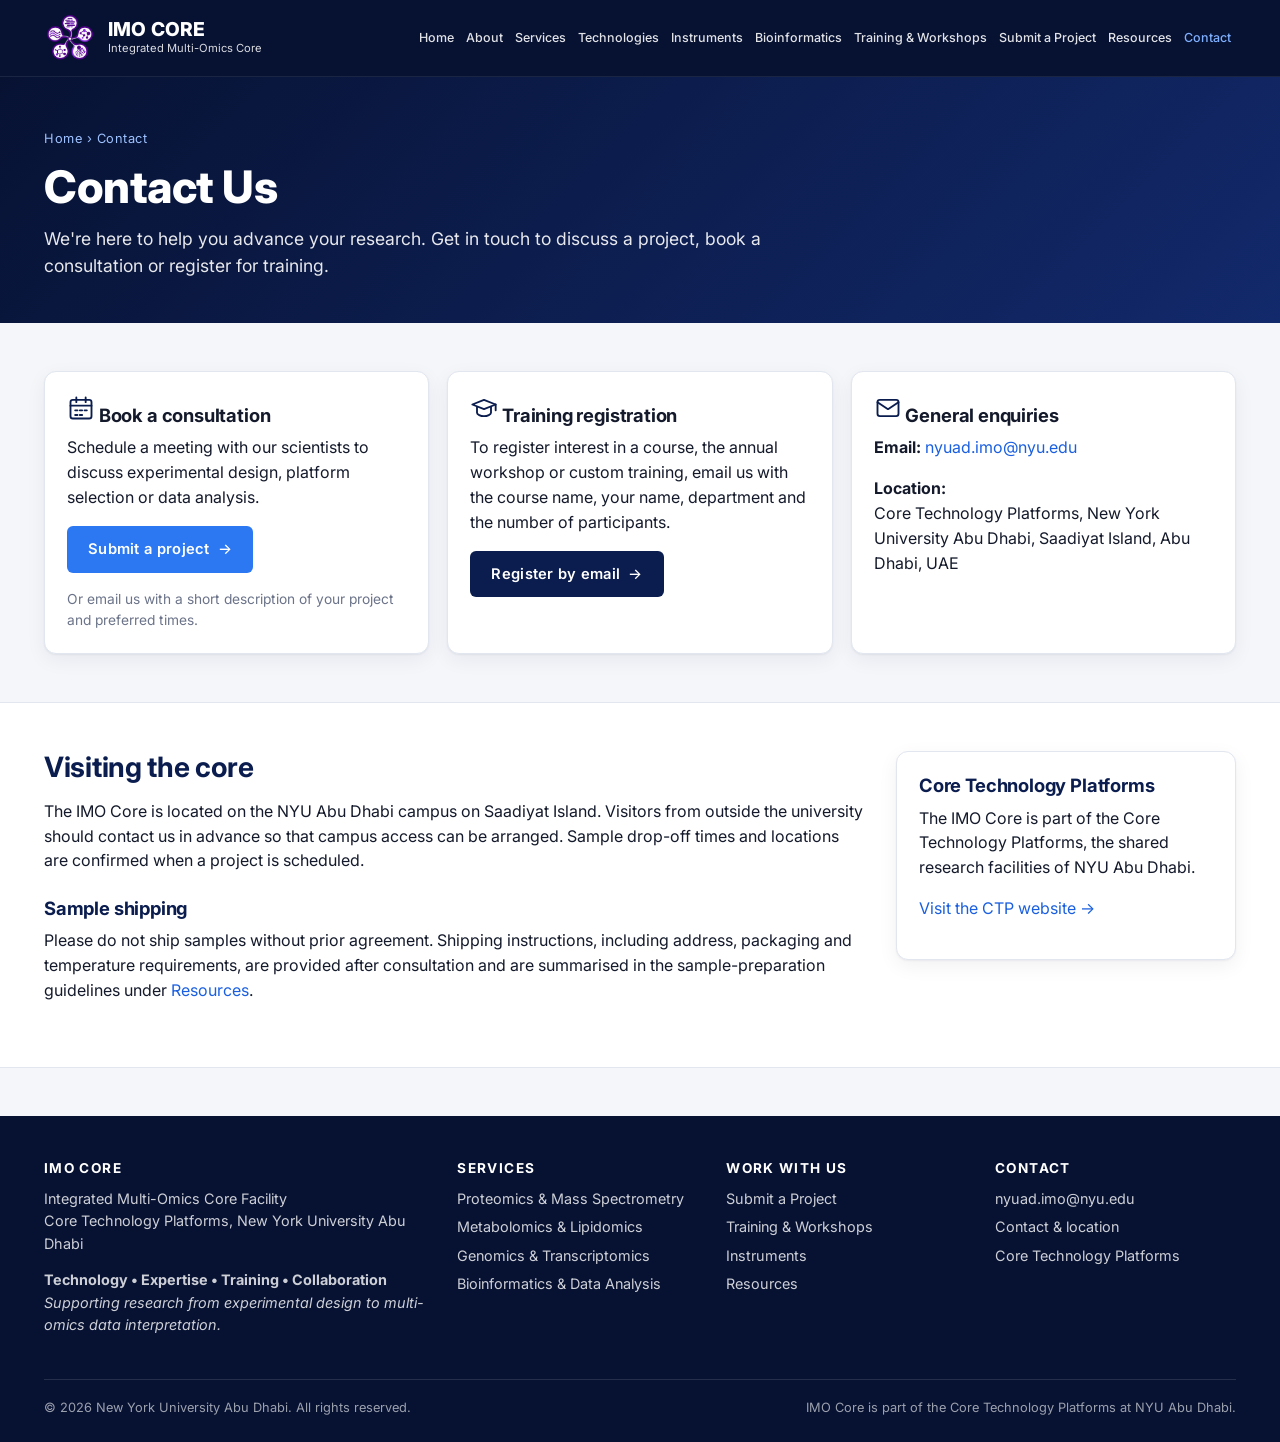
<file: contact.html>
<!DOCTYPE html>
<html lang="en">
<head>
<meta charset="utf-8">
<meta name="viewport" content="width=device-width, initial-scale=1">
<title>Contact | IMO Core - NYU Abu Dhabi</title>
<meta name="description" content="Contact the IMO Core at NYU Abu Dhabi: email, location, consultations and training registration.">
<link rel="icon" type="image/png" href="assets/img/omics-network-logo.png">
<link rel="preconnect" href="https://fonts.googleapis.com">
<link rel="preconnect" href="https://fonts.gstatic.com" crossorigin>
<link href="https://fonts.googleapis.com/css2?family=Inter:wght@400;500;600;700;800&display=swap" rel="stylesheet">
<link rel="stylesheet" href="assets/css/style.css">
</head>
<body>
<a class="visually-hidden" href="#main">Skip to content</a>
<header class="site-header">
  <div class="wrap">
    <a class="brand" href="index.html">
      <img class="brand-mark" src="assets/img/omics-network-logo.png" width="1254" height="1254" alt="IMO Core logo">
      <span><span class="brand-name">IMO CORE</span><span class="brand-sub">Integrated Multi-Omics Core</span></span>
    </a>
    <button class="nav-toggle" aria-expanded="false" aria-controls="nav">Menu</button>
    <nav class="nav" id="nav" aria-label="Main">
      <a href="index.html">Home</a><a href="about.html">About</a><a href="services.html">Services</a><a href="technologies.html">Technologies</a><a href="instruments.html">Instruments</a><a href="bioinformatics.html">Bioinformatics</a><a href="training.html">Training & Workshops</a><a href="submit-project.html">Submit a Project</a><a href="resources.html">Resources</a><a href="contact.html" class=active>Contact</a>
    </nav>
  </div>
</header>
<main id="main">

<section class="page-head">
  <div class="wrap">
    <div class="crumbs"><a href="index.html">Home</a> &rsaquo; Contact</div>
    <h1>Contact Us</h1>
    <p>We're here to help you advance your research. Get in touch to discuss a project, book a consultation or register for training.</p>
  </div>
</section>
<section class="section">
  <div class="wrap">
    <div class="grid grid-3">
      <div class="card" id="consultation">
        <h3><svg width="28" height="28" class="" viewBox="0 0 24 24" fill="none" stroke="#0b1d4f" stroke-width="1.6" stroke-linecap="round" stroke-linejoin="round" aria-hidden="true"><rect x="3" y="5" width="18" height="16" rx="2"/><path d="M3 10h18M8 3v4M16 3v4M7 14h2M11 14h2M15 14h2M7 18h2M11 18h2"/></svg> Book a consultation</h3>
        <p>Schedule a meeting with our scientists to discuss experimental design, platform selection or data analysis.</p>
        <p><a class="btn btn-primary arrow" href="submit-project.html">Submit a project </a></p>
        <p class="muted" style="font-size:.86rem;margin:0">Or email us with a short description of your project and preferred times.</p>
      </div>
      <div class="card" id="training">
        <h3><svg width="28" height="28" class="" viewBox="0 0 24 24" fill="none" stroke="#0b1d4f" stroke-width="1.6" stroke-linecap="round" stroke-linejoin="round" aria-hidden="true"><path d="M2 9l10-4 10 4-10 4z"/><path d="M6 11v5c0 1.5 3 3 6 3s6-1.5 6-3v-5M22 9v5"/></svg> Training registration</h3>
        <p>To register interest in a course, the annual workshop or custom training, email us with the course name, your name, department and the number of participants.</p>
        <p><a class="btn btn-dark arrow" href="mailto:?subject=Training%20registration%20-%20IMO%20Core" data-site-email-link>Register by email </a></p>
      </div>
      <div class="card">
        <h3><svg width="28" height="28" class="" viewBox="0 0 24 24" fill="none" stroke="#0b1d4f" stroke-width="1.6" stroke-linecap="round" stroke-linejoin="round" aria-hidden="true"><rect x="3" y="5" width="18" height="14" rx="2"/><path d="M3 7l9 6 9-6"/></svg> General enquiries</h3>
        <p><strong>Email:</strong> <a href="mailto:" data-site-email>email</a></p>
        <p><strong>Phone:</strong> <span data-site-phone></span></p>
        <p><strong>Location:</strong><br><span data-site-location></span></p>
      </div>
    </div>
  </div>
</section>

<section class="section section-alt">
  <div class="wrap two-col">
    <div class="prose">
      <h2 style="margin-top:0">Visiting the core</h2>
      <p>The IMO Core is located on the NYU Abu Dhabi campus on Saadiyat Island. Visitors from outside the university should contact us in advance so that campus access can be arranged. Sample drop-off times and locations are confirmed when a project is scheduled.</p>
      <h3>Sample shipping</h3>
      <p>Please do not ship samples without prior agreement. Shipping instructions, including address, packaging and temperature requirements, are provided after consultation and are summarised in the sample-preparation guidelines under <a href="resources.html">Resources</a>.</p>
    </div>
    <aside class="aside">
      <div class="card">
        <h3>Core Technology Platforms</h3>
        <p>The IMO Core is part of the Core Technology Platforms, the shared research facilities of NYU Abu Dhabi.</p>
        <p><a href="https://nyuad.nyu.edu/en/research/facilities-and-support/core-technology-platforms.html" target="_blank" rel="noopener">Visit the CTP website &rarr;</a></p>
      </div>
    </aside>
  </div>
</section>

</main>
<footer class="site-footer">
  <div class="wrap">
    <div class="cols">
      <div>
        <h4>IMO Core</h4>
        <p>Integrated Multi-Omics Core Facility<br>Core Technology Platforms, New York University Abu Dhabi</p>
        <p><strong>Technology &bull; Expertise &bull; Training &bull; Collaboration</strong><br><em>Supporting research from experimental design to multi-omics data interpretation.</em></p>
      </div>
      <div>
        <h4>Services</h4>
        <ul>
          <li><a href="services.html#proteomics">Proteomics &amp; Mass Spectrometry</a></li>
          <li><a href="services.html#metabolomics">Metabolomics &amp; Lipidomics</a></li>
          <li><a href="services.html#genomics">Genomics &amp; Transcriptomics</a></li>
          <li><a href="bioinformatics.html">Bioinformatics &amp; Data Analysis</a></li>
        </ul>
      </div>
      <div>
        <h4>Work with us</h4>
        <ul>
          <li><a href="submit-project.html">Submit a Project</a></li>
          <li><a href="training.html">Training &amp; Workshops</a></li>
          <li><a href="instruments.html">Instruments</a></li>
          <li><a href="resources.html">Resources</a></li>
        </ul>
      </div>
      <div>
        <h4>Contact</h4>
        <ul>
          <li><a href="mailto:" data-site-email>email</a></li>
          <li><a href="contact.html">Contact &amp; location</a></li>
          <li><a href="https://nyuad.nyu.edu/en/research/facilities-and-support/core-technology-platforms.html" target="_blank" rel="noopener">Core Technology Platforms</a></li>
        </ul>
      </div>
    </div>
    <div class="legal">
      <span>&copy; <span data-year></span> New York University Abu Dhabi. All rights reserved.</span>
      <span>IMO Core is part of the Core Technology Platforms at NYU Abu Dhabi.</span>
    </div>
  </div>
</footer>
<script src="assets/js/main.js"></script>
</body>
</html>
</file>
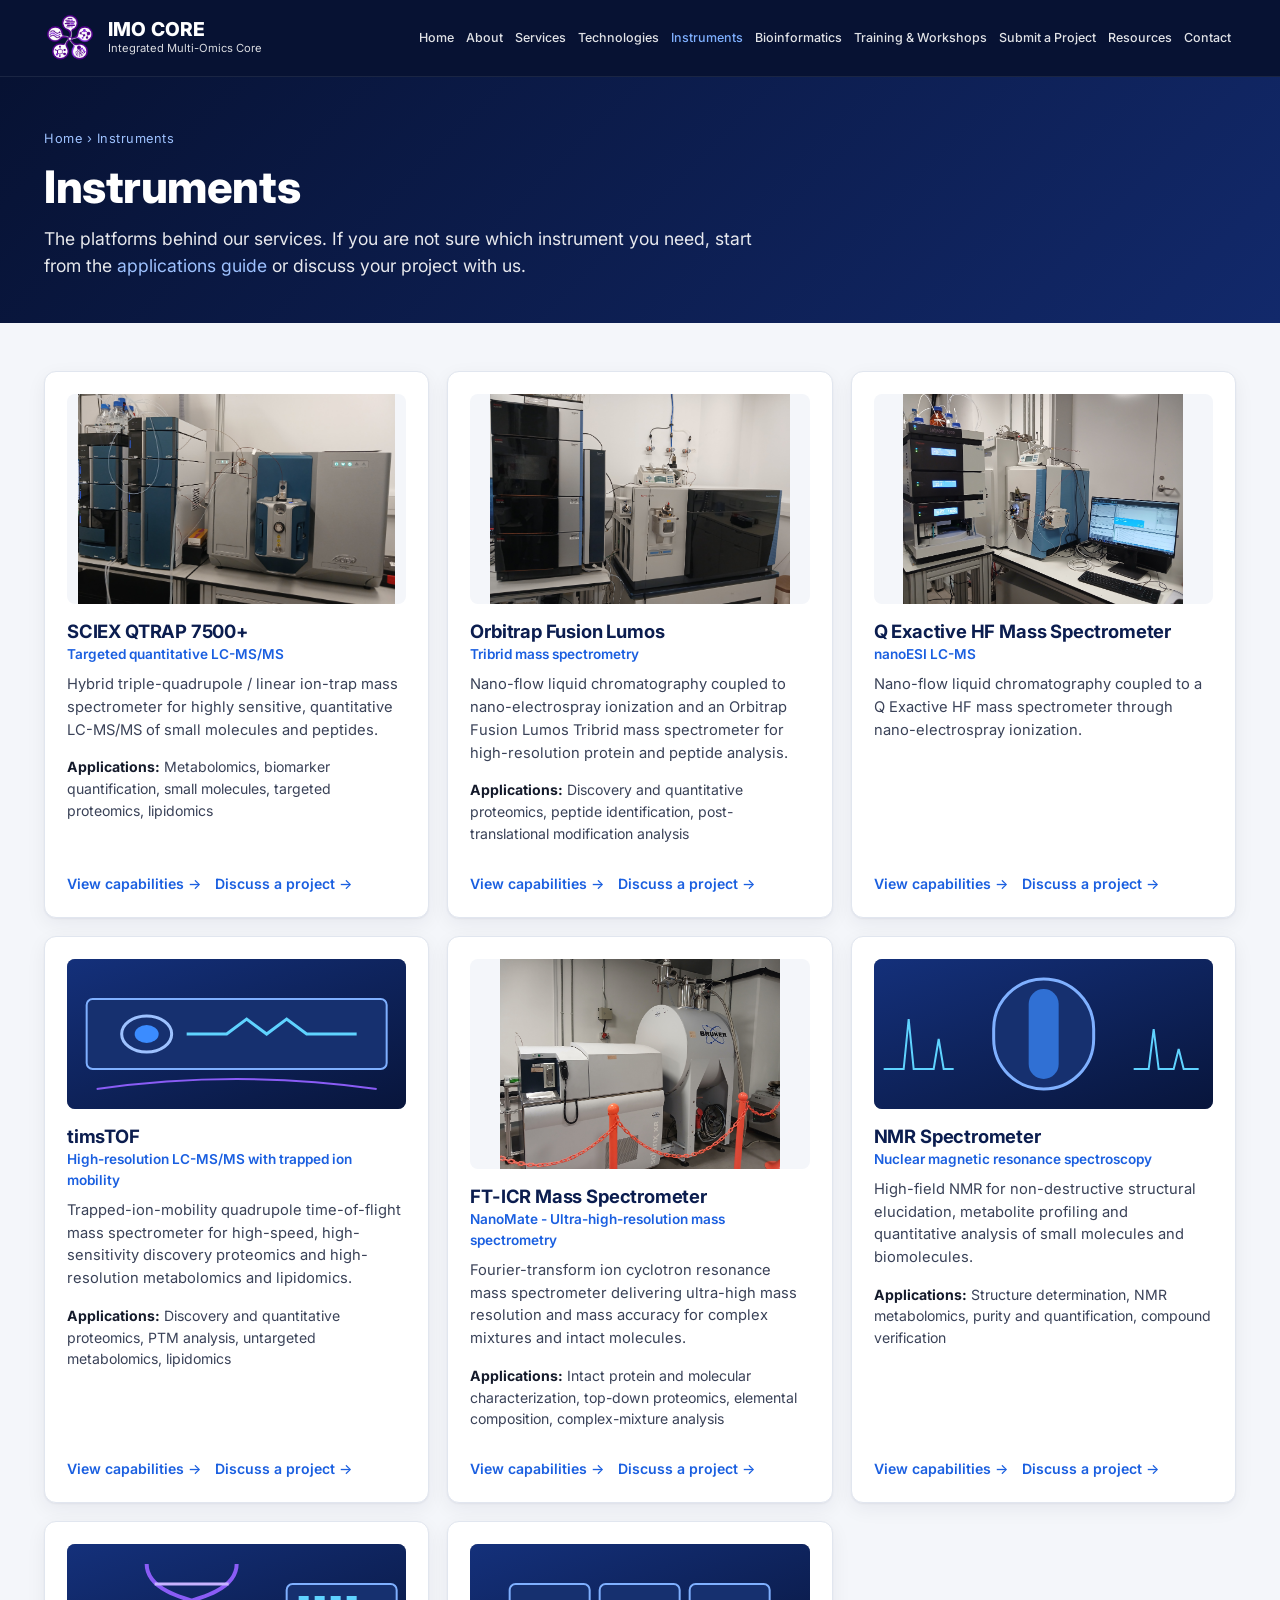
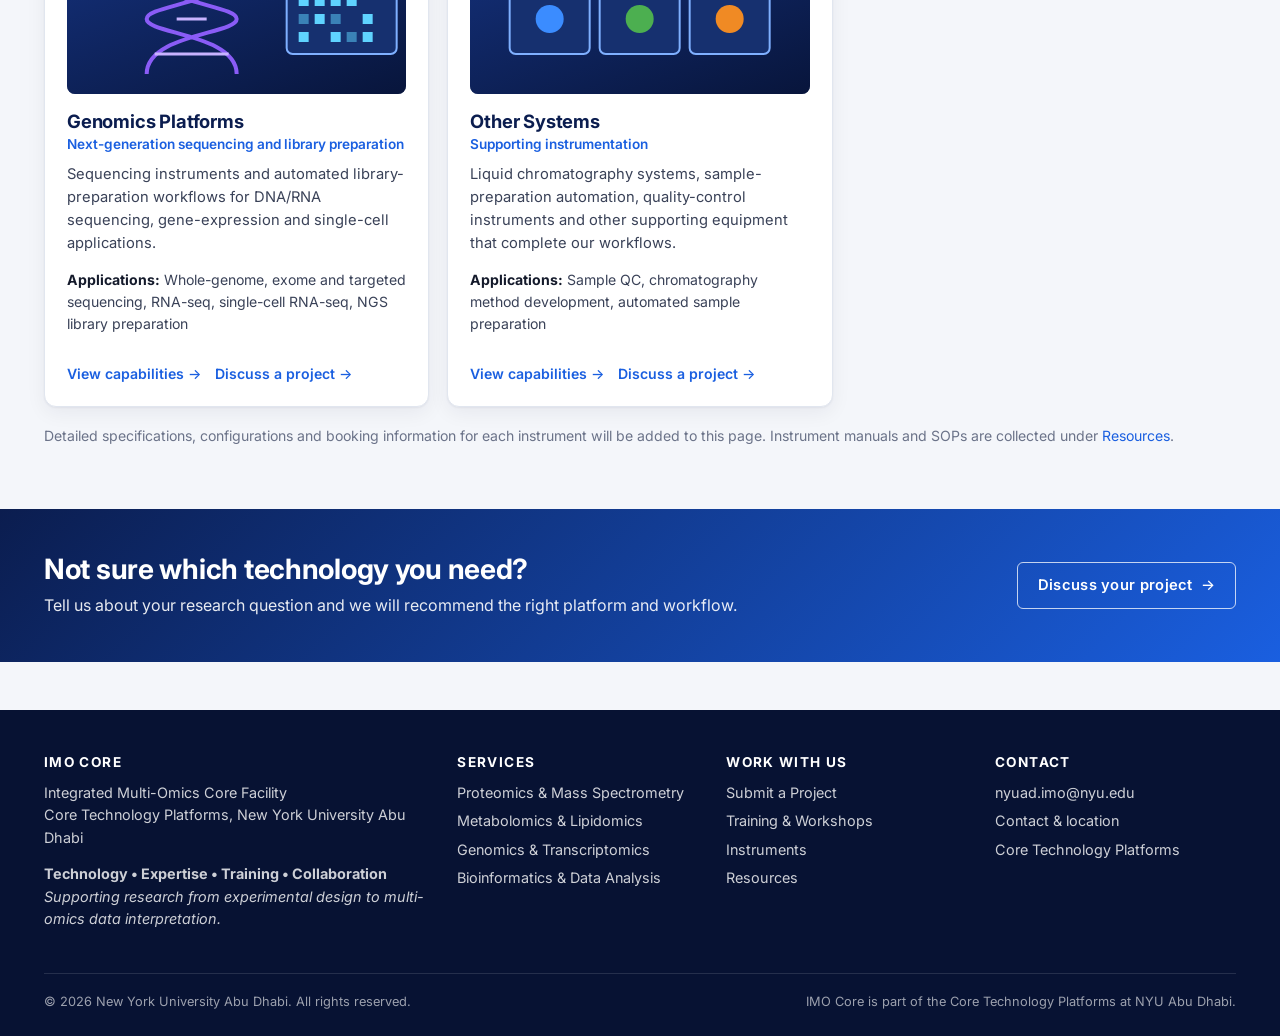
<file: instruments.html>
<!DOCTYPE html>
<html lang="en">
<head>
<meta charset="utf-8">
<meta name="viewport" content="width=device-width, initial-scale=1">
<title>Instruments | IMO Core - NYU Abu Dhabi</title>
<meta name="description" content="Instruments available at the IMO Core: SCIEX QTRAP 7500+, timsTOF, FT-ICR mass spectrometer, NMR spectrometer and genomics platforms.">
<link rel="icon" type="image/png" href="assets/img/omics-network-logo.png">
<link rel="preconnect" href="https://fonts.googleapis.com">
<link rel="preconnect" href="https://fonts.gstatic.com" crossorigin>
<link href="https://fonts.googleapis.com/css2?family=Inter:wght@400;500;600;700;800&display=swap" rel="stylesheet">
<link rel="stylesheet" href="assets/css/style.css">
</head>
<body>
<a class="visually-hidden" href="#main">Skip to content</a>
<header class="site-header">
  <div class="wrap">
    <a class="brand" href="index.html">
      <img class="brand-mark" src="assets/img/omics-network-logo.png" width="1254" height="1254" alt="IMO Core logo">
      <span><span class="brand-name">IMO CORE</span><span class="brand-sub">Integrated Multi-Omics Core</span></span>
    </a>
    <button class="nav-toggle" aria-expanded="false" aria-controls="nav">Menu</button>
    <nav class="nav" id="nav" aria-label="Main">
      <a href="index.html">Home</a><a href="about.html">About</a><a href="services.html">Services</a><a href="technologies.html">Technologies</a><a href="instruments.html" class=active>Instruments</a><a href="bioinformatics.html">Bioinformatics</a><a href="training.html">Training & Workshops</a><a href="submit-project.html">Submit a Project</a><a href="resources.html">Resources</a><a href="contact.html">Contact</a>
    </nav>
  </div>
</header>
<main id="main">

<section class="page-head">
  <div class="wrap">
    <div class="crumbs"><a href="index.html">Home</a> &rsaquo; Instruments</div>
    <h1>Instruments</h1>
    <p>The platforms behind our services. If you are not sure which instrument you need, start from the <a href='technologies.html' style='color:#9ec2ff'>applications guide</a> or discuss your project with us.</p>
  </div>
</section>
<section class="section">
  <div class="wrap">
    <div class="grid grid-3">
    <div class="card instrument-card" id="sciex-qtrap-7500">
      <div class="instrument-visual instrument-photo"><img src="assets/img/sciex-qtrap-7500.jpg" alt="SCIEX QTRAP 7500+ mass spectrometer alongside its ExionLC liquid chromatography system" loading="lazy"></div>
      <h3>SCIEX QTRAP 7500+</h3>
      <div class="kind">Targeted quantitative LC-MS/MS</div>
      <p>Hybrid triple-quadrupole / linear ion-trap mass spectrometer for highly sensitive, quantitative LC-MS/MS of small molecules and peptides.</p>
      <p class="apps"><b>Applications:</b> Metabolomics, biomarker quantification, small molecules, targeted proteomics, lipidomics</p>
      <div class="foot"><a class="arrow" href="technologies.html">View capabilities </a><a class="arrow" href="submit-project.html">Discuss a project </a></div>
    </div>
    <div class="card instrument-card" id="orbitrap-fusion-lumos">
      <div class="instrument-visual instrument-photo"><img src="assets/img/orbitrap-fusion-lumos.jpg" alt="Orbitrap Fusion Lumos mass spectrometer alongside liquid chromatography modules" loading="lazy"></div>
      <h3>Orbitrap Fusion Lumos</h3>
      <div class="kind">Tribrid mass spectrometry</div>
      <p>Nano-flow liquid chromatography coupled to nano-electrospray ionization and an Orbitrap Fusion Lumos Tribrid mass spectrometer for high-resolution protein and peptide analysis.</p>
      <p class="apps"><b>Applications:</b> Discovery and quantitative proteomics, peptide identification, post-translational modification analysis</p>
      <div class="foot"><a class="arrow" href="technologies.html">View capabilities </a><a class="arrow" href="submit-project.html">Discuss a project </a></div>
    </div>
    <div class="card instrument-card" id="q-exactive-hf">
      <div class="instrument-visual instrument-photo"><img src="assets/img/q-exactive-hf.jpg" alt="Q Exactive HF mass spectrometer with an UltiMate 3000 nanoLC system and nano-electrospray source" loading="lazy"></div>
      <h3>Q Exactive HF Mass Spectrometer</h3>
      <div class="kind">nanoESI LC-MS</div>
      <p>Nano-flow liquid chromatography coupled to a Q Exactive HF mass spectrometer through nano-electrospray ionization.</p>
      <div class="foot"><a class="arrow" href="technologies.html">View capabilities </a><a class="arrow" href="submit-project.html">Discuss a project </a></div>
    </div>
    <div class="card instrument-card" id="timstof">
      <div class="instrument-visual"><svg viewBox="0 0 400 150" preserveAspectRatio="xMidYMid slice" aria-hidden="true"><defs><linearGradient id="ig" x1="0" y1="0" x2="1" y2="1"><stop offset="0" stop-color="#1b3f9c"/><stop offset="1" stop-color="#050e2a"/></linearGradient></defs><rect width="400" height="150" fill="#0b1d4f"/><rect width="400" height="150" fill="url(#ig)" opacity=".6"/><rect x="50" y="40" width="300" height="70" rx="6" fill="#16306f" stroke="#7fb0ff" stroke-width="2"/><ellipse cx="110" cy="75" rx="25" ry="18" fill="none" stroke="#9ec2ff" stroke-width="3"/><ellipse cx="110" cy="75" rx="12" ry="9" fill="#3b8cff"/><path d="M150 75h40l20-15 20 15 20-15 20 15h50" fill="none" stroke="#5fd3ff" stroke-width="3"/><path d="M60 130 Q 200 110 340 130" fill="none" stroke="#8a5cf6" stroke-width="2"/></svg></div>
      <h3>timsTOF</h3>
      <div class="kind">High-resolution LC-MS/MS with trapped ion mobility</div>
      <p>Trapped-ion-mobility quadrupole time-of-flight mass spectrometer for high-speed, high-sensitivity discovery proteomics and high-resolution metabolomics and lipidomics.</p>
      <p class="apps"><b>Applications:</b> Discovery and quantitative proteomics, PTM analysis, untargeted metabolomics, lipidomics</p>
      <div class="foot"><a class="arrow" href="technologies.html">View capabilities </a><a class="arrow" href="submit-project.html">Discuss a project </a></div>
    </div>
    <div class="card instrument-card" id="ft-icr">
      <div class="instrument-visual instrument-photo"><img src="assets/img/ft-icr-mass-spectrometer.jpg" alt="Bruker solariX XR FT-ICR mass spectrometer with its superconducting magnet" loading="lazy"></div>
      <h3>FT-ICR Mass Spectrometer</h3>
      <div class="kind">NanoMate - Ultra-high-resolution mass spectrometry</div>
      <p>Fourier-transform ion cyclotron resonance mass spectrometer delivering ultra-high mass resolution and mass accuracy for complex mixtures and intact molecules.</p>
      <p class="apps"><b>Applications:</b> Intact protein and molecular characterization, top-down proteomics, elemental composition, complex-mixture analysis</p>
      <div class="foot"><a class="arrow" href="technologies.html">View capabilities </a><a class="arrow" href="submit-project.html">Discuss a project </a></div>
    </div>
    <div class="card instrument-card" id="nmr">
      <div class="instrument-visual"><svg viewBox="0 0 400 150" preserveAspectRatio="xMidYMid slice" aria-hidden="true"><defs><linearGradient id="ig" x1="0" y1="0" x2="1" y2="1"><stop offset="0" stop-color="#1b3f9c"/><stop offset="1" stop-color="#050e2a"/></linearGradient></defs><rect width="400" height="150" fill="#0b1d4f"/><rect width="400" height="150" fill="url(#ig)" opacity=".6"/><rect x="150" y="20" width="100" height="110" rx="50" fill="#16306f" stroke="#7fb0ff" stroke-width="3"/><rect x="185" y="30" width="30" height="90" rx="15" fill="#3b8cff" opacity=".7"/><path d="M40 110 l20 0 5-50 5 50 20 0 5-30 5 30 10 0" fill="none" stroke="#5fd3ff" stroke-width="2"/><path d="M290 110 l15 0 5-40 5 40 15 0 5-20 5 20 15 0" fill="none" stroke="#5fd3ff" stroke-width="2"/></svg></div>
      <h3>NMR Spectrometer</h3>
      <div class="kind">Nuclear magnetic resonance spectroscopy</div>
      <p>High-field NMR for non-destructive structural elucidation, metabolite profiling and quantitative analysis of small molecules and biomolecules.</p>
      <p class="apps"><b>Applications:</b> Structure determination, NMR metabolomics, purity and quantification, compound verification</p>
      <div class="foot"><a class="arrow" href="technologies.html">View capabilities </a><a class="arrow" href="submit-project.html">Discuss a project </a></div>
    </div>
    <div class="card instrument-card" id="genomics">
      <div class="instrument-visual"><svg viewBox="0 0 400 150" preserveAspectRatio="xMidYMid slice" aria-hidden="true"><defs><linearGradient id="ig" x1="0" y1="0" x2="1" y2="1"><stop offset="0" stop-color="#1b3f9c"/><stop offset="1" stop-color="#050e2a"/></linearGradient></defs><rect width="400" height="150" fill="#0b1d4f"/><rect width="400" height="150" fill="url(#ig)" opacity=".6"/><path d="M110 20c0 40 90 40 90 55s-90 15-90 55M200 20c0 40-90 40-90 55s90 15 90 55" fill="none" stroke="#8a5cf6" stroke-width="4"/><path d="M118 40h74M118 110h74M140 75h30" stroke="#c8b3ff" stroke-width="3"/><rect x="250" y="40" width="110" height="70" rx="6" fill="#16306f" stroke="#7fb0ff" stroke-width="2"/><g fill="#5fd3ff"><rect x="262" y="52" width="10" height="10"/><rect x="278" y="52" width="10" height="10"/><rect x="294" y="52" width="10" height="10"/><rect x="310" y="52" width="10" height="10"/><rect x="262" y="70" width="10" height="10" opacity=".5"/><rect x="278" y="70" width="10" height="10"/><rect x="294" y="70" width="10" height="10" opacity=".5"/><rect x="326" y="70" width="10" height="10"/><rect x="262" y="88" width="10" height="10"/><rect x="294" y="88" width="10" height="10"/><rect x="310" y="88" width="10" height="10" opacity=".5"/><rect x="326" y="88" width="10" height="10"/></g></svg></div>
      <h3>Genomics Platforms</h3>
      <div class="kind">Next-generation sequencing and library preparation</div>
      <p>Sequencing instruments and automated library-preparation workflows for DNA/RNA sequencing, gene-expression and single-cell applications.</p>
      <p class="apps"><b>Applications:</b> Whole-genome, exome and targeted sequencing, RNA-seq, single-cell RNA-seq, NGS library preparation</p>
      <div class="foot"><a class="arrow" href="technologies.html">View capabilities </a><a class="arrow" href="submit-project.html">Discuss a project </a></div>
    </div>
    <div class="card instrument-card" id="other-systems">
      <div class="instrument-visual"><svg viewBox="0 0 400 150" preserveAspectRatio="xMidYMid slice" aria-hidden="true"><defs><linearGradient id="ig" x1="0" y1="0" x2="1" y2="1"><stop offset="0" stop-color="#1b3f9c"/><stop offset="1" stop-color="#050e2a"/></linearGradient></defs><rect width="400" height="150" fill="#0b1d4f"/><rect width="400" height="150" fill="url(#ig)" opacity=".6"/><rect x="70" y="40" width="80" height="70" rx="6" fill="#16306f" stroke="#7fb0ff" stroke-width="2"/><rect x="160" y="40" width="80" height="70" rx="6" fill="#16306f" stroke="#7fb0ff" stroke-width="2"/><rect x="250" y="40" width="80" height="70" rx="6" fill="#16306f" stroke="#7fb0ff" stroke-width="2"/><circle cx="110" cy="75" r="14" fill="#3b8cff"/><circle cx="200" cy="75" r="14" fill="#4caf50"/><circle cx="290" cy="75" r="14" fill="#f08a24"/></svg></div>
      <h3>Other Systems</h3>
      <div class="kind">Supporting instrumentation</div>
      <p>Liquid chromatography systems, sample-preparation automation, quality-control instruments and other supporting equipment that complete our workflows.</p>
      <p class="apps"><b>Applications:</b> Sample QC, chromatography method development, automated sample preparation</p>
      <div class="foot"><a class="arrow" href="technologies.html">View capabilities </a><a class="arrow" href="submit-project.html">Discuss a project </a></div>
    </div></div>
    <p class="muted" style="margin-top:18px;font-size:.88rem">Detailed specifications, configurations and booking information for each instrument will be added to this page. Instrument manuals and SOPs are collected under <a href="resources.html">Resources</a>.</p>
  </div>
</section>

<section class="cta-band">
  <div class="wrap">
    <div>
      <h2>Not sure which technology you need?</h2>
      <p>Tell us about your research question and we will recommend the right platform and workflow.</p>
    </div>
    <a class="btn btn-outline arrow" href="submit-project.html">Discuss your project</a>
  </div>
</section>

</main>
<footer class="site-footer">
  <div class="wrap">
    <div class="cols">
      <div>
        <h4>IMO Core</h4>
        <p>Integrated Multi-Omics Core Facility<br>Core Technology Platforms, New York University Abu Dhabi</p>
        <p><strong>Technology &bull; Expertise &bull; Training &bull; Collaboration</strong><br><em>Supporting research from experimental design to multi-omics data interpretation.</em></p>
      </div>
      <div>
        <h4>Services</h4>
        <ul>
          <li><a href="services.html#proteomics">Proteomics &amp; Mass Spectrometry</a></li>
          <li><a href="services.html#metabolomics">Metabolomics &amp; Lipidomics</a></li>
          <li><a href="services.html#genomics">Genomics &amp; Transcriptomics</a></li>
          <li><a href="bioinformatics.html">Bioinformatics &amp; Data Analysis</a></li>
        </ul>
      </div>
      <div>
        <h4>Work with us</h4>
        <ul>
          <li><a href="submit-project.html">Submit a Project</a></li>
          <li><a href="training.html">Training &amp; Workshops</a></li>
          <li><a href="instruments.html">Instruments</a></li>
          <li><a href="resources.html">Resources</a></li>
        </ul>
      </div>
      <div>
        <h4>Contact</h4>
        <ul>
          <li><a href="mailto:" data-site-email>email</a></li>
          <li><a href="contact.html">Contact &amp; location</a></li>
          <li><a href="https://nyuad.nyu.edu/en/research/facilities-and-support/core-technology-platforms.html" target="_blank" rel="noopener">Core Technology Platforms</a></li>
        </ul>
      </div>
    </div>
    <div class="legal">
      <span>&copy; <span data-year></span> New York University Abu Dhabi. All rights reserved.</span>
      <span>IMO Core is part of the Core Technology Platforms at NYU Abu Dhabi.</span>
    </div>
  </div>
</footer>
<script src="assets/js/main.js"></script>
</body>
</html>
</file>
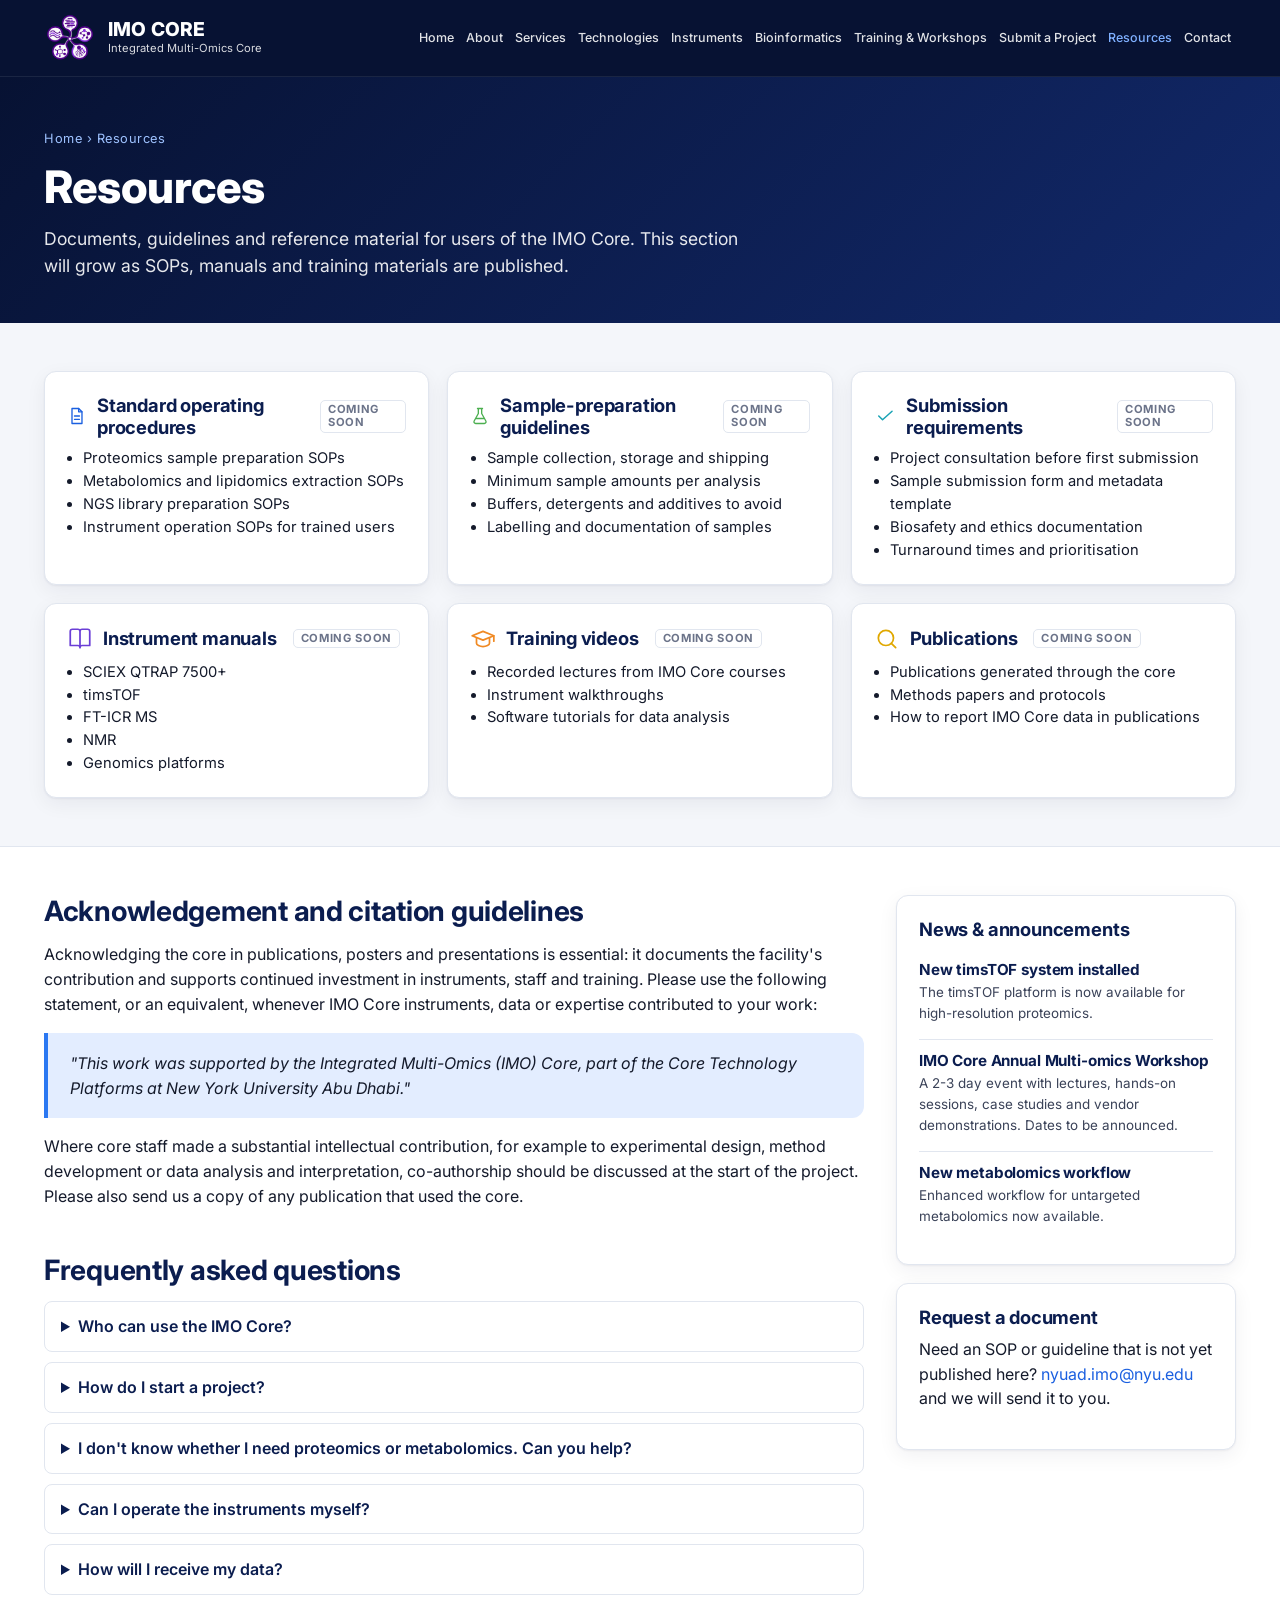
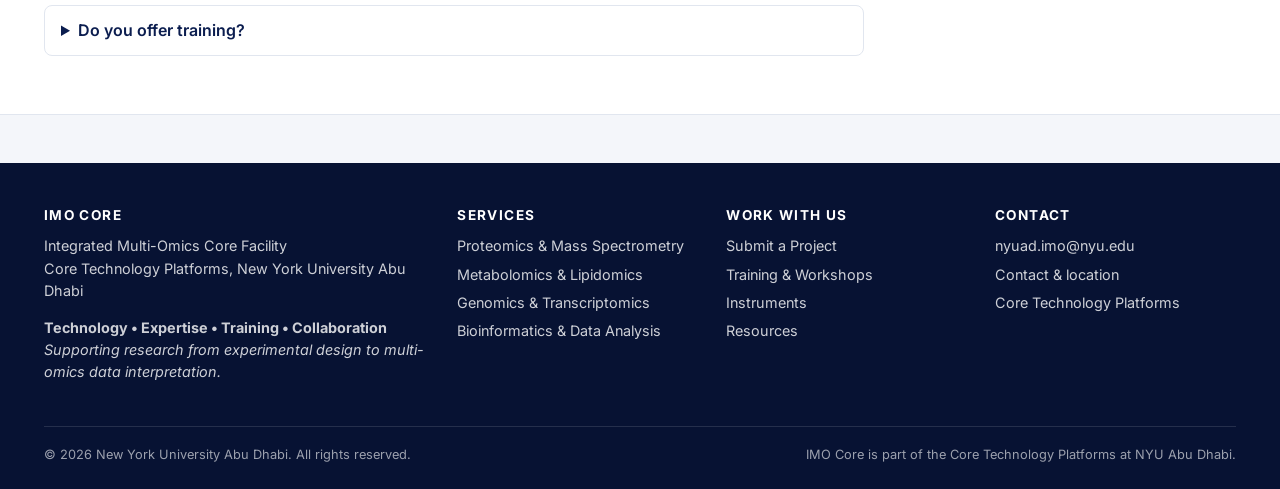
<file: resources.html>
<!DOCTYPE html>
<html lang="en">
<head>
<meta charset="utf-8">
<meta name="viewport" content="width=device-width, initial-scale=1">
<title>Resources | IMO Core - NYU Abu Dhabi</title>
<meta name="description" content="Resources from the IMO Core: SOPs, sample-preparation guidelines, submission requirements, instrument manuals, training videos, publications, FAQs and acknowledgement guidelines.">
<link rel="icon" type="image/png" href="assets/img/omics-network-logo.png">
<link rel="preconnect" href="https://fonts.googleapis.com">
<link rel="preconnect" href="https://fonts.gstatic.com" crossorigin>
<link href="https://fonts.googleapis.com/css2?family=Inter:wght@400;500;600;700;800&display=swap" rel="stylesheet">
<link rel="stylesheet" href="assets/css/style.css">
</head>
<body>
<a class="visually-hidden" href="#main">Skip to content</a>
<header class="site-header">
  <div class="wrap">
    <a class="brand" href="index.html">
      <img class="brand-mark" src="assets/img/omics-network-logo.png" width="1254" height="1254" alt="IMO Core logo">
      <span><span class="brand-name">IMO CORE</span><span class="brand-sub">Integrated Multi-Omics Core</span></span>
    </a>
    <button class="nav-toggle" aria-expanded="false" aria-controls="nav">Menu</button>
    <nav class="nav" id="nav" aria-label="Main">
      <a href="index.html">Home</a><a href="about.html">About</a><a href="services.html">Services</a><a href="technologies.html">Technologies</a><a href="instruments.html">Instruments</a><a href="bioinformatics.html">Bioinformatics</a><a href="training.html">Training & Workshops</a><a href="submit-project.html">Submit a Project</a><a href="resources.html" class=active>Resources</a><a href="contact.html">Contact</a>
    </nav>
  </div>
</header>
<main id="main">

<section class="page-head">
  <div class="wrap">
    <div class="crumbs"><a href="index.html">Home</a> &rsaquo; Resources</div>
    <h1>Resources</h1>
    <p>Documents, guidelines and reference material for users of the IMO Core. This section will grow as SOPs, manuals and training materials are published.</p>
  </div>
</section>
<section class="section">
  <div class="wrap">
    <div class="grid grid-3">
      <div class="card resource-card"><h3><svg class="" viewBox="0 0 24 24" fill="none" stroke="#1a5fe0" stroke-width="1.6" stroke-linecap="round" stroke-linejoin="round" aria-hidden="true"><path d="M6 3h8l4 4v14H6z"/><path d="M14 3v4h4M9 12h6M9 16h6"/></svg> Standard operating procedures<span class="badge-soon">Coming soon</span></h3><ul><li>Proteomics sample preparation SOPs</li><li>Metabolomics and lipidomics extraction SOPs</li><li>NGS library preparation SOPs</li><li>Instrument operation SOPs for trained users</li></ul></div>
      <div class="card resource-card"><h3><svg class="" viewBox="0 0 24 24" fill="none" stroke="#4caf50" stroke-width="1.6" stroke-linecap="round" stroke-linejoin="round" aria-hidden="true"><path d="M9 3h6M10 3v6l-5 9a2 2 0 0 0 1.8 3h10.4a2 2 0 0 0 1.8-3l-5-9V3"/><path d="M7.5 15h9"/></svg> Sample-preparation guidelines<span class="badge-soon">Coming soon</span></h3><ul><li>Sample collection, storage and shipping</li><li>Minimum sample amounts per analysis</li><li>Buffers, detergents and additives to avoid</li><li>Labelling and documentation of samples</li></ul></div>
      <div class="card resource-card"><h3><svg class="" viewBox="0 0 24 24" fill="none" stroke="#19a3b5" stroke-width="1.6" stroke-linecap="round" stroke-linejoin="round" aria-hidden="true"><path d="M5 12l4 4L19 7"/></svg> Submission requirements<span class="badge-soon">Coming soon</span></h3><ul><li>Project consultation before first submission</li><li>Sample submission form and metadata template</li><li>Biosafety and ethics documentation</li><li>Turnaround times and prioritisation</li></ul></div>
      <div class="card resource-card"><h3><svg class="" viewBox="0 0 24 24" fill="none" stroke="#6b3fd6" stroke-width="1.6" stroke-linecap="round" stroke-linejoin="round" aria-hidden="true"><path d="M3 5a2 2 0 0 1 2-2h5a2 2 0 0 1 2 2v15a2 2 0 0 0-2-2H3zM21 5a2 2 0 0 0-2-2h-5a2 2 0 0 0-2 2v15a2 2 0 0 1 2-2h7z"/></svg> Instrument manuals<span class="badge-soon">Coming soon</span></h3><ul><li>SCIEX QTRAP 7500+</li><li>timsTOF</li><li>FT-ICR MS</li><li>NMR</li><li>Genomics platforms</li></ul></div>
      <div class="card resource-card"><h3><svg class="" viewBox="0 0 24 24" fill="none" stroke="#f08a24" stroke-width="1.6" stroke-linecap="round" stroke-linejoin="round" aria-hidden="true"><path d="M2 9l10-4 10 4-10 4z"/><path d="M6 11v5c0 1.5 3 3 6 3s6-1.5 6-3v-5M22 9v5"/></svg> Training videos<span class="badge-soon">Coming soon</span></h3><ul><li>Recorded lectures from IMO Core courses</li><li>Instrument walkthroughs</li><li>Software tutorials for data analysis</li></ul></div>
      <div class="card resource-card"><h3><svg class="" viewBox="0 0 24 24" fill="none" stroke="#e0a800" stroke-width="1.6" stroke-linecap="round" stroke-linejoin="round" aria-hidden="true"><circle cx="11" cy="11" r="7"/><path d="M20 20l-4-4"/></svg> Publications<span class="badge-soon">Coming soon</span></h3><ul><li>Publications generated through the core</li><li>Methods papers and protocols</li><li>How to report IMO Core data in publications</li></ul></div>
    </div>
  </div>
</section>

<section class="section section-alt" id="acknowledgement">
  <div class="wrap two-col">
    <div class="prose">
      <h2 style="margin-top:0">Acknowledgement and citation guidelines</h2>
      <p>Acknowledging the core in publications, posters and presentations is essential: it documents the facility's contribution and supports continued investment in instruments, staff and training. Please use the following statement, or an equivalent, whenever IMO Core instruments, data or expertise contributed to your work:</p>
      <div class="callout"><p style="margin:0"><em>"This work was supported by the Integrated Multi-Omics (IMO) Core, part of the Core Technology Platforms at New York University Abu Dhabi."</em></p></div>
      <p style="margin-top:16px">Where core staff made a substantial intellectual contribution, for example to experimental design, method development or data analysis and interpretation, co-authorship should be discussed at the start of the project. Please also send us a copy of any publication that used the core.</p>

      <h2 id="faq">Frequently asked questions</h2>
      <div class="faq">
        <details><summary>Who can use the IMO Core?</summary><p>Researchers at NYU Abu Dhabi and external academic, clinical and industry collaborators. Contact us to discuss access and pricing for your group.</p></details>
        <details><summary>How do I start a project?</summary><p>Complete the <a href="submit-project.html">project consultation form</a>. We will arrange a meeting to discuss your research question and recommend a platform and workflow.</p></details>
        <details><summary>I don't know whether I need proteomics or metabolomics. Can you help?</summary><p>Yes. That is exactly what the consultation is for. Describe your question and samples and we will advise on the most suitable approach.</p></details>
        <details><summary>Can I operate the instruments myself?</summary><p>Some instruments are available to trained users after completing the relevant hands-on course and an assessment. Others are operated by core staff only.</p></details>
        <details><summary>How will I receive my data?</summary><p>Raw and processed data are delivered through secure institutional storage, together with analysis reports and a methods description.</p></details>
        <details><summary>Do you offer training?</summary><p>Yes. See the <a href="training.html">Training &amp; Workshops</a> page for the course catalogue and upcoming dates.</p></details>
      </div>
    </div>
    <aside class="aside" id="news">
      <div class="card">
        <h3>News &amp; announcements</h3>
        <div class="news-item"><div><h4>New timsTOF system installed</h4><p>The timsTOF platform is now available for high-resolution proteomics.</p></div></div>
        <div class="news-item"><div><h4>IMO Core Annual Multi-omics Workshop</h4><p>A 2-3 day event with lectures, hands-on sessions, case studies and vendor demonstrations. Dates to be announced.</p></div></div>
        <div class="news-item"><div><h4>New metabolomics workflow</h4><p>Enhanced workflow for untargeted metabolomics now available.</p></div></div>
      </div>
      <div class="card">
        <h3>Request a document</h3>
        <p>Need an SOP or guideline that is not yet published here? <a href="mailto:" data-site-email>Email us</a> and we will send it to you.</p>
      </div>
    </aside>
  </div>
</section>

</main>
<footer class="site-footer">
  <div class="wrap">
    <div class="cols">
      <div>
        <h4>IMO Core</h4>
        <p>Integrated Multi-Omics Core Facility<br>Core Technology Platforms, New York University Abu Dhabi</p>
        <p><strong>Technology &bull; Expertise &bull; Training &bull; Collaboration</strong><br><em>Supporting research from experimental design to multi-omics data interpretation.</em></p>
      </div>
      <div>
        <h4>Services</h4>
        <ul>
          <li><a href="services.html#proteomics">Proteomics &amp; Mass Spectrometry</a></li>
          <li><a href="services.html#metabolomics">Metabolomics &amp; Lipidomics</a></li>
          <li><a href="services.html#genomics">Genomics &amp; Transcriptomics</a></li>
          <li><a href="bioinformatics.html">Bioinformatics &amp; Data Analysis</a></li>
        </ul>
      </div>
      <div>
        <h4>Work with us</h4>
        <ul>
          <li><a href="submit-project.html">Submit a Project</a></li>
          <li><a href="training.html">Training &amp; Workshops</a></li>
          <li><a href="instruments.html">Instruments</a></li>
          <li><a href="resources.html">Resources</a></li>
        </ul>
      </div>
      <div>
        <h4>Contact</h4>
        <ul>
          <li><a href="mailto:" data-site-email>email</a></li>
          <li><a href="contact.html">Contact &amp; location</a></li>
          <li><a href="https://nyuad.nyu.edu/en/research/facilities-and-support/core-technology-platforms.html" target="_blank" rel="noopener">Core Technology Platforms</a></li>
        </ul>
      </div>
    </div>
    <div class="legal">
      <span>&copy; <span data-year></span> New York University Abu Dhabi. All rights reserved.</span>
      <span>IMO Core is part of the Core Technology Platforms at NYU Abu Dhabi.</span>
    </div>
  </div>
</footer>
<script src="assets/js/main.js"></script>
</body>
</html>
</file>
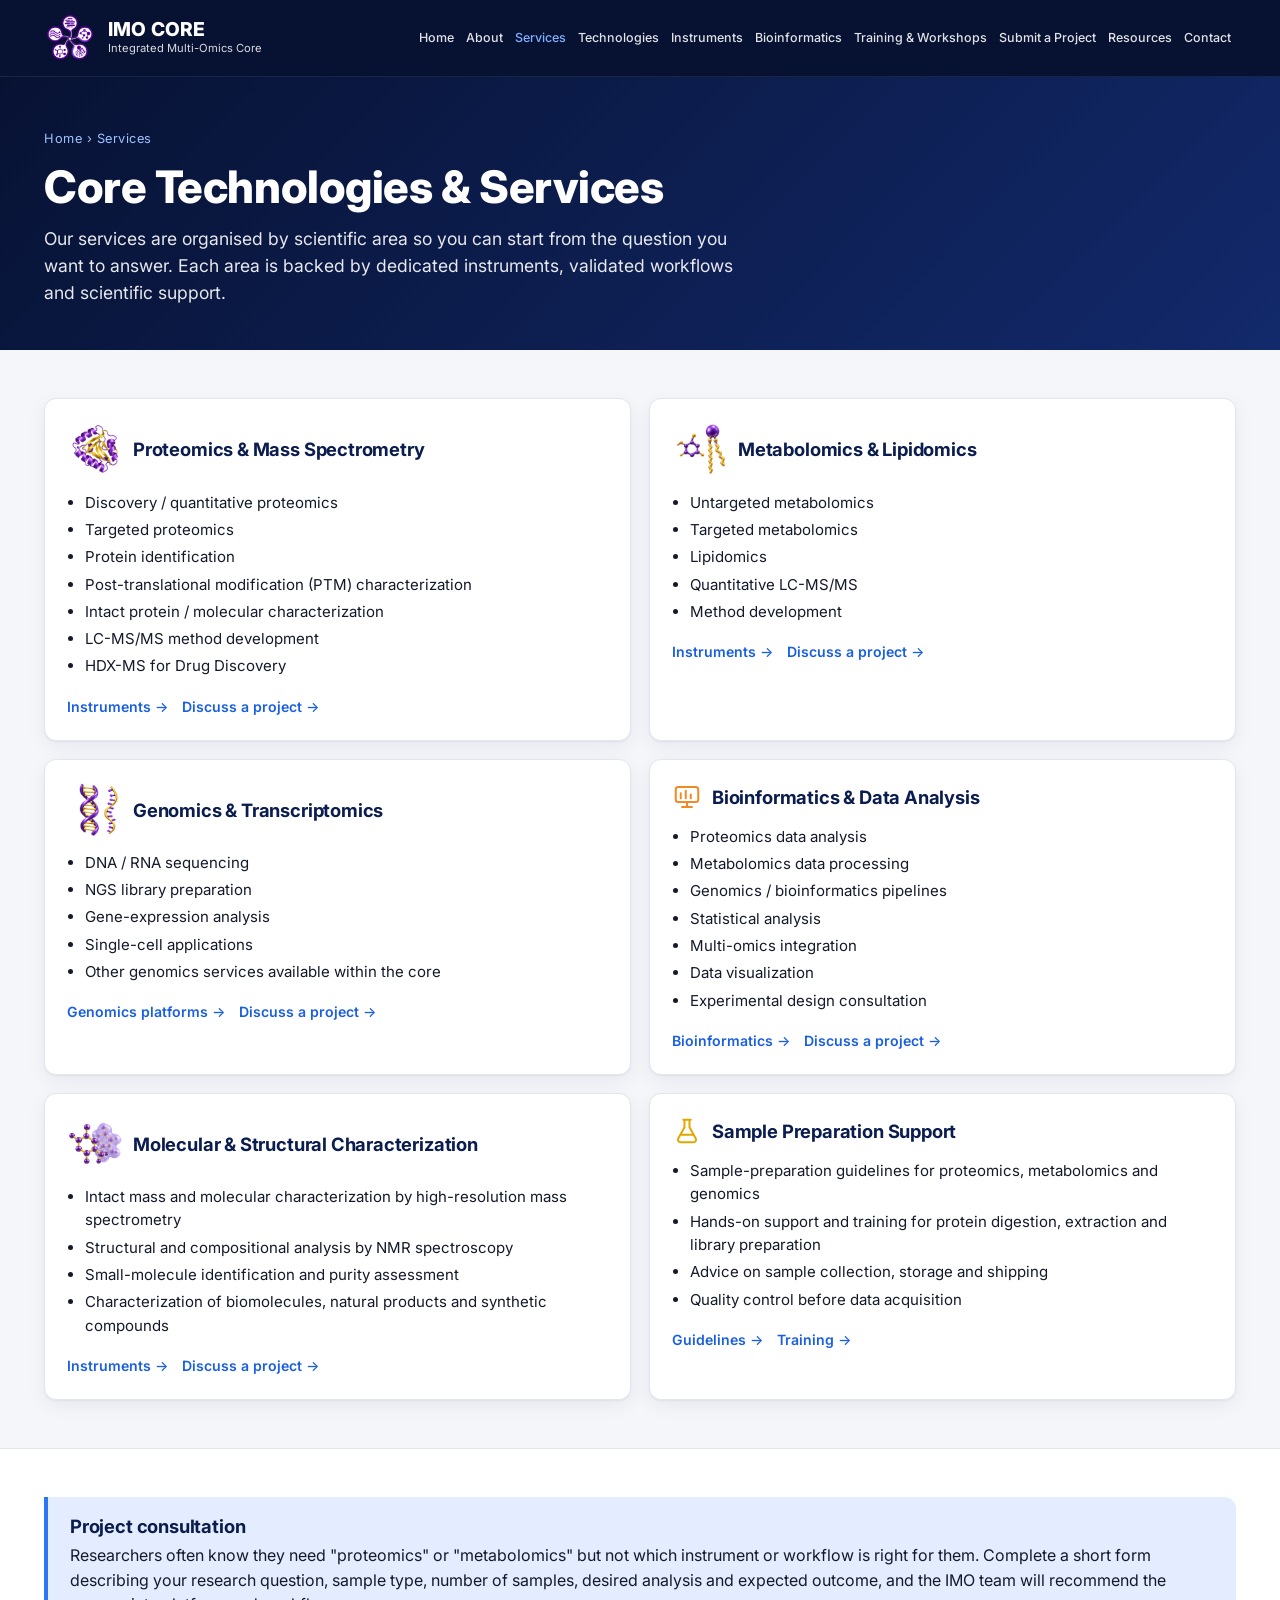
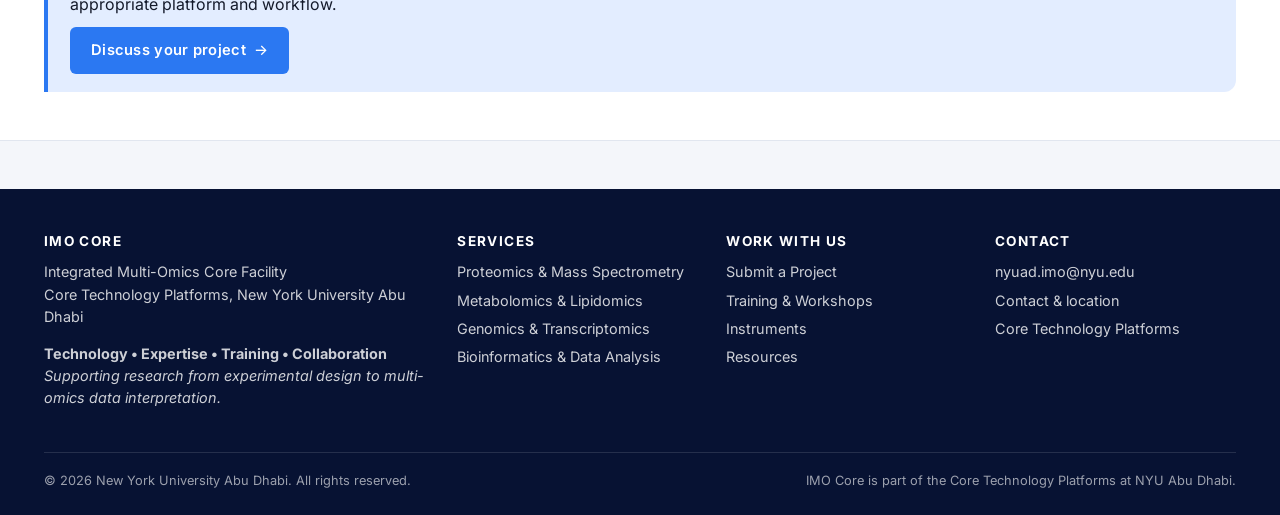
<file: services.html>
<!DOCTYPE html>
<html lang="en">
<head>
<meta charset="utf-8">
<meta name="viewport" content="width=device-width, initial-scale=1">
<title>Services | IMO Core - NYU Abu Dhabi</title>
<meta name="description" content="Core technologies and services of the IMO Core: proteomics and mass spectrometry, metabolomics and lipidomics, genomics, bioinformatics and data analysis.">
<link rel="icon" type="image/png" href="assets/img/omics-network-logo.png">
<link rel="preconnect" href="https://fonts.googleapis.com">
<link rel="preconnect" href="https://fonts.gstatic.com" crossorigin>
<link href="https://fonts.googleapis.com/css2?family=Inter:wght@400;500;600;700;800&display=swap" rel="stylesheet">
<link rel="stylesheet" href="assets/css/style.css">
</head>
<body>
<a class="visually-hidden" href="#main">Skip to content</a>
<header class="site-header">
  <div class="wrap">
    <a class="brand" href="index.html">
      <img class="brand-mark" src="assets/img/omics-network-logo.png" width="1254" height="1254" alt="IMO Core logo">
      <span><span class="brand-name">IMO CORE</span><span class="brand-sub">Integrated Multi-Omics Core</span></span>
    </a>
    <button class="nav-toggle" aria-expanded="false" aria-controls="nav">Menu</button>
    <nav class="nav" id="nav" aria-label="Main">
      <a href="index.html">Home</a><a href="about.html">About</a><a href="services.html" class=active>Services</a><a href="technologies.html">Technologies</a><a href="instruments.html">Instruments</a><a href="bioinformatics.html">Bioinformatics</a><a href="training.html">Training & Workshops</a><a href="submit-project.html">Submit a Project</a><a href="resources.html">Resources</a><a href="contact.html">Contact</a>
    </nav>
  </div>
</header>
<main id="main">

<section class="page-head">
  <div class="wrap">
    <div class="crumbs"><a href="index.html">Home</a> &rsaquo; Services</div>
    <h1>Core Technologies &amp; Services</h1>
    <p>Our services are organised by scientific area so you can start from the question you want to answer. Each area is backed by dedicated instruments, validated workflows and scientific support.</p>
  </div>
</section>
<section class="section">
  <div class="wrap">
    <div class="grid grid-2">
      
    <div class="card service-block" id="proteomics">
      <h3><img class="proteomics-icon" src="assets/img/proteomics-protein-3d.png" width="56" height="56" alt="" loading="lazy"> Proteomics &amp; Mass Spectrometry</h3>
      <ul><li>Discovery / quantitative proteomics</li><li>Targeted proteomics</li><li>Protein identification</li><li>Post-translational modification (PTM) characterization</li><li>Intact protein / molecular characterization</li><li>LC-MS/MS method development</li><li>HDX-MS for Drug Discovery</li></ul>
      <div class="foot"><a class="arrow" href="instruments.html">Instruments </a> <a class="arrow" href="submit-project.html">Discuss a project </a></div>
    </div>
      
    <div class="card service-block" id="metabolomics">
      <h3><img class="metabolomics-icon" src="assets/img/metabolomics-lipidomics-3d.png" width="56" height="56" alt="" loading="lazy"> Metabolomics &amp; Lipidomics</h3>
      <ul><li>Untargeted metabolomics</li><li>Targeted metabolomics</li><li>Lipidomics</li><li>Quantitative LC-MS/MS</li><li>Method development</li></ul>
      <div class="foot"><a class="arrow" href="instruments.html">Instruments </a> <a class="arrow" href="submit-project.html">Discuss a project </a></div>
    </div>
      
    <div class="card service-block" id="genomics">
      <h3><img class="genomics-icon" src="assets/img/genomics-transcriptomics-3d.png" width="56" height="56" alt="" loading="lazy"> Genomics &amp; Transcriptomics</h3>
      <ul><li>DNA / RNA sequencing</li><li>NGS library preparation</li><li>Gene-expression analysis</li><li>Single-cell applications</li><li>Other genomics services available within the core</li></ul>
      <div class="foot"><a class="arrow" href="instruments.html#genomics">Genomics platforms </a> <a class="arrow" href="submit-project.html">Discuss a project </a></div>
    </div>
      
    <div class="card service-block" id="bioinformatics">
      <h3><svg class="" viewBox="0 0 24 24" fill="none" stroke="#f08a24" stroke-width="1.6" stroke-linecap="round" stroke-linejoin="round" aria-hidden="true"><rect x="3" y="4" width="18" height="12" rx="2"/><path d="M8 20h8M12 16v4M7 13V9M11 13V7M15 13v-3"/></svg> Bioinformatics &amp; Data Analysis</h3>
      <ul><li>Proteomics data analysis</li><li>Metabolomics data processing</li><li>Genomics / bioinformatics pipelines</li><li>Statistical analysis</li><li>Multi-omics integration</li><li>Data visualization</li><li>Experimental design consultation</li></ul>
      <div class="foot"><a class="arrow" href="bioinformatics.html">Bioinformatics </a> <a class="arrow" href="submit-project.html">Discuss a project </a></div>
    </div>
      
    <div class="card service-block" id="molecular">
      <h3><img class="molecular-icon" src="assets/img/molecular-structural-3d.png" width="56" height="56" alt="" loading="lazy"> Molecular &amp; Structural Characterization</h3>
      <ul><li>Intact mass and molecular characterization by high-resolution mass spectrometry</li><li>Structural and compositional analysis by NMR spectroscopy</li><li>Small-molecule identification and purity assessment</li><li>Characterization of biomolecules, natural products and synthetic compounds</li></ul>
      <div class="foot"><a class="arrow" href="instruments.html">Instruments </a> <a class="arrow" href="submit-project.html">Discuss a project </a></div>
    </div>
      
    <div class="card service-block" id="sample-prep">
      <h3><svg class="" viewBox="0 0 24 24" fill="none" stroke="#e0a800" stroke-width="1.6" stroke-linecap="round" stroke-linejoin="round" aria-hidden="true"><path d="M9 3h6M10 3v6l-5 9a2 2 0 0 0 1.8 3h10.4a2 2 0 0 0 1.8-3l-5-9V3"/><path d="M7.5 15h9"/></svg> Sample Preparation Support</h3>
      <ul><li>Sample-preparation guidelines for proteomics, metabolomics and genomics</li><li>Hands-on support and training for protein digestion, extraction and library preparation</li><li>Advice on sample collection, storage and shipping</li><li>Quality control before data acquisition</li></ul>
      <div class="foot"><a class="arrow" href="resources.html">Guidelines </a> <a class="arrow" href="training.html">Training </a></div>
    </div>
    </div>
  </div>
</section>

<section class="section section-alt">
  <div class="wrap">
    <div class="callout">
      <h3>Project consultation</h3>
      <p>Researchers often know they need "proteomics" or "metabolomics" but not which instrument or workflow is right for them. Complete a short form describing your research question, sample type, number of samples, desired analysis and expected outcome, and the IMO team will recommend the appropriate platform and workflow.</p>
      <a class="btn btn-primary arrow" href="submit-project.html">Discuss your project </a>
    </div>
  </div>
</section>

</main>
<footer class="site-footer">
  <div class="wrap">
    <div class="cols">
      <div>
        <h4>IMO Core</h4>
        <p>Integrated Multi-Omics Core Facility<br>Core Technology Platforms, New York University Abu Dhabi</p>
        <p><strong>Technology &bull; Expertise &bull; Training &bull; Collaboration</strong><br><em>Supporting research from experimental design to multi-omics data interpretation.</em></p>
      </div>
      <div>
        <h4>Services</h4>
        <ul>
          <li><a href="services.html#proteomics">Proteomics &amp; Mass Spectrometry</a></li>
          <li><a href="services.html#metabolomics">Metabolomics &amp; Lipidomics</a></li>
          <li><a href="services.html#genomics">Genomics &amp; Transcriptomics</a></li>
          <li><a href="bioinformatics.html">Bioinformatics &amp; Data Analysis</a></li>
        </ul>
      </div>
      <div>
        <h4>Work with us</h4>
        <ul>
          <li><a href="submit-project.html">Submit a Project</a></li>
          <li><a href="training.html">Training &amp; Workshops</a></li>
          <li><a href="instruments.html">Instruments</a></li>
          <li><a href="resources.html">Resources</a></li>
        </ul>
      </div>
      <div>
        <h4>Contact</h4>
        <ul>
          <li><a href="mailto:" data-site-email>email</a></li>
          <li><a href="contact.html">Contact &amp; location</a></li>
          <li><a href="https://nyuad.nyu.edu/en/research/facilities-and-support/core-technology-platforms.html" target="_blank" rel="noopener">Core Technology Platforms</a></li>
        </ul>
      </div>
    </div>
    <div class="legal">
      <span>&copy; <span data-year></span> New York University Abu Dhabi. All rights reserved.</span>
      <span>IMO Core is part of the Core Technology Platforms at NYU Abu Dhabi.</span>
    </div>
  </div>
</footer>
<script src="assets/js/main.js"></script>
</body>
</html>
</file>
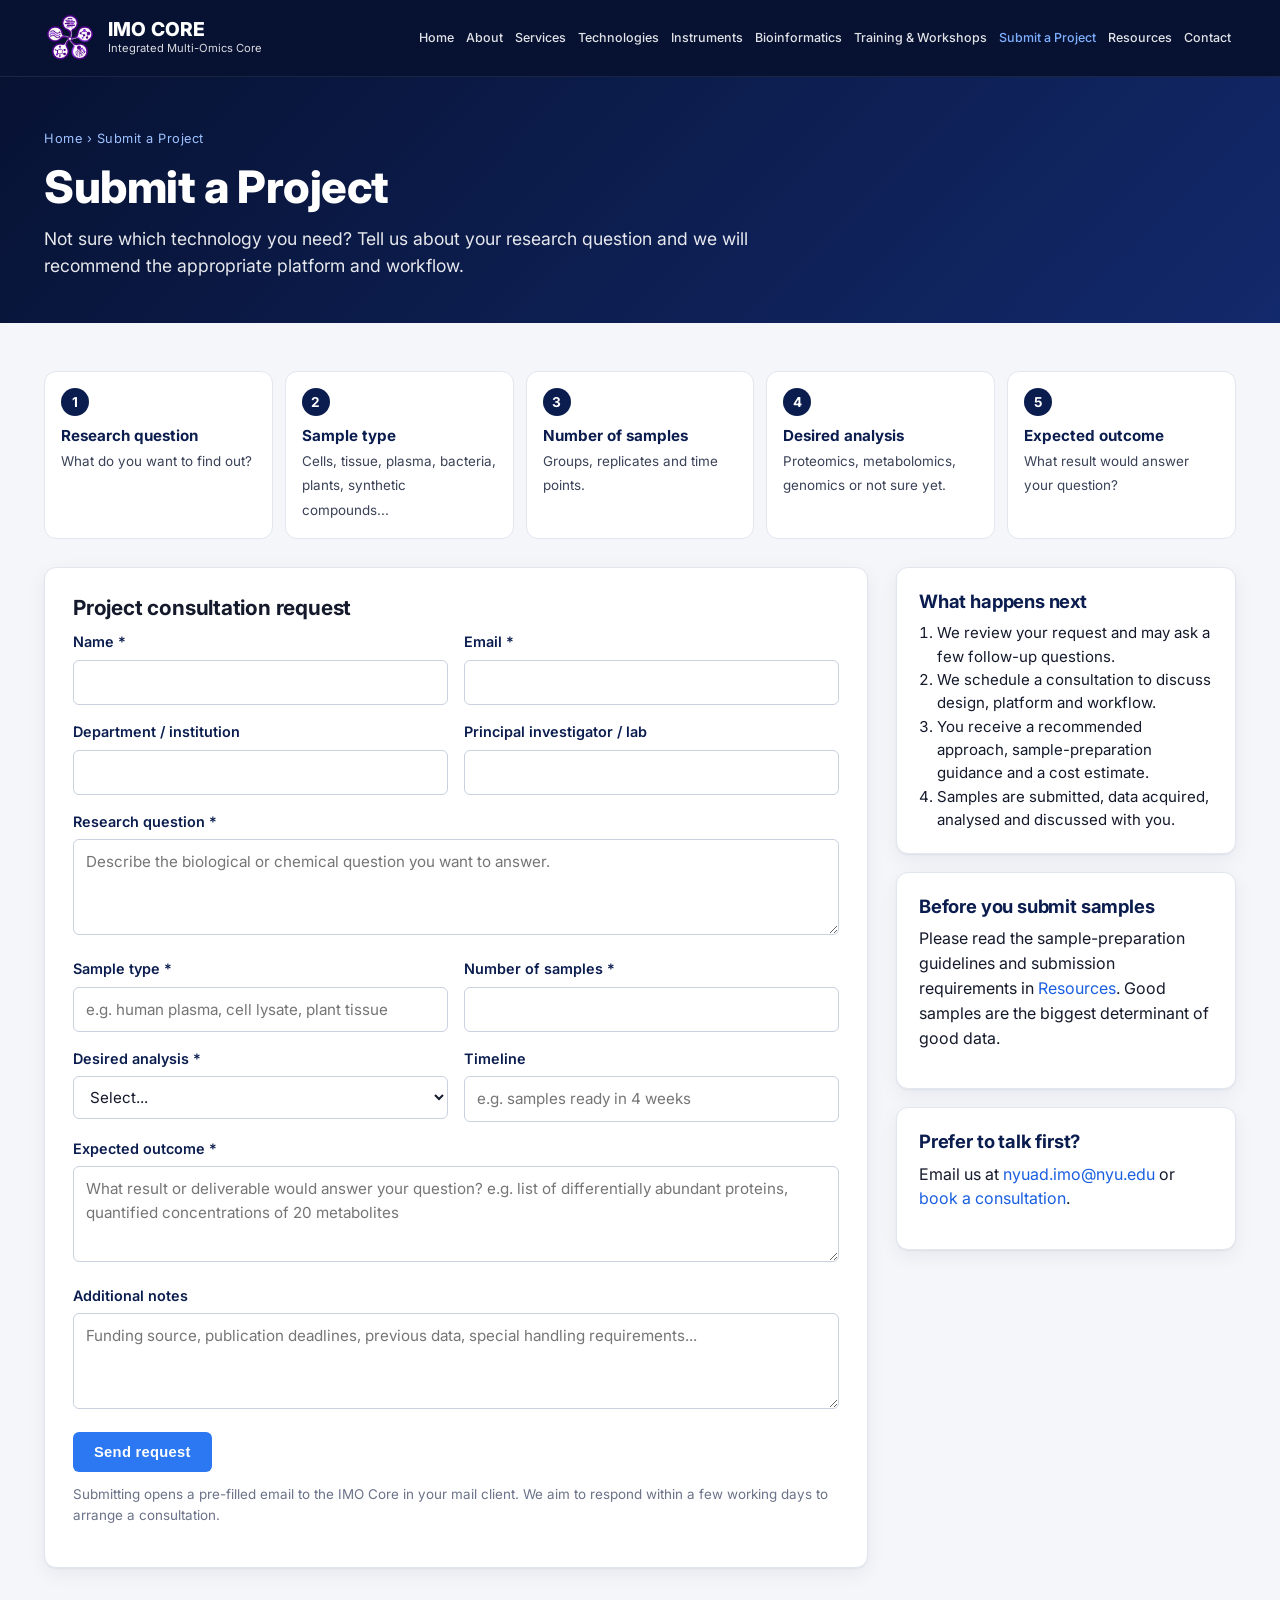
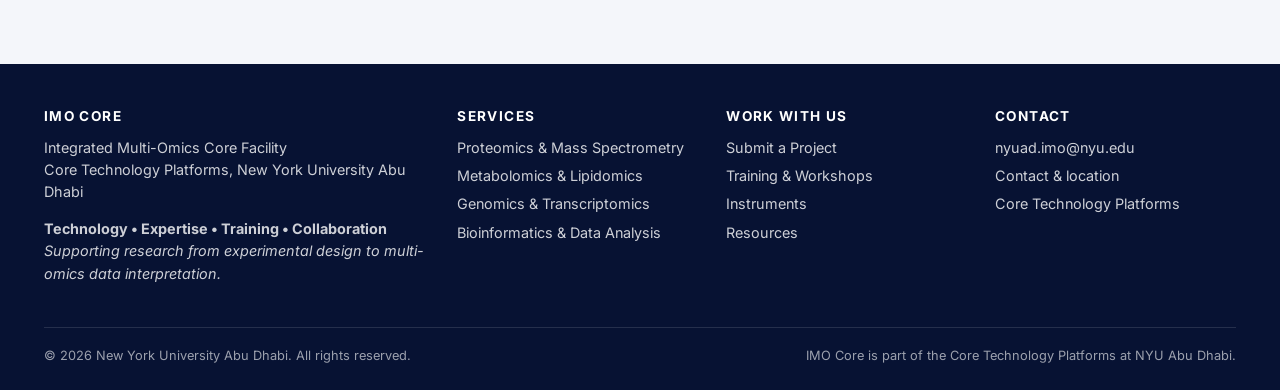
<file: submit-project.html>
<!DOCTYPE html>
<html lang="en">
<head>
<meta charset="utf-8">
<meta name="viewport" content="width=device-width, initial-scale=1">
<title>Submit a Project | IMO Core - NYU Abu Dhabi</title>
<meta name="description" content="Submit a project or request a consultation with the IMO Core. Describe your research question, sample type, number of samples, desired analysis and expected outcome.">
<link rel="icon" type="image/png" href="assets/img/omics-network-logo.png">
<link rel="preconnect" href="https://fonts.googleapis.com">
<link rel="preconnect" href="https://fonts.gstatic.com" crossorigin>
<link href="https://fonts.googleapis.com/css2?family=Inter:wght@400;500;600;700;800&display=swap" rel="stylesheet">
<link rel="stylesheet" href="assets/css/style.css">
</head>
<body>
<a class="visually-hidden" href="#main">Skip to content</a>
<header class="site-header">
  <div class="wrap">
    <a class="brand" href="index.html">
      <img class="brand-mark" src="assets/img/omics-network-logo.png" width="1254" height="1254" alt="IMO Core logo">
      <span><span class="brand-name">IMO CORE</span><span class="brand-sub">Integrated Multi-Omics Core</span></span>
    </a>
    <button class="nav-toggle" aria-expanded="false" aria-controls="nav">Menu</button>
    <nav class="nav" id="nav" aria-label="Main">
      <a href="index.html">Home</a><a href="about.html">About</a><a href="services.html">Services</a><a href="technologies.html">Technologies</a><a href="instruments.html">Instruments</a><a href="bioinformatics.html">Bioinformatics</a><a href="training.html">Training & Workshops</a><a href="submit-project.html" class=active>Submit a Project</a><a href="resources.html">Resources</a><a href="contact.html">Contact</a>
    </nav>
  </div>
</header>
<main id="main">

<section class="page-head">
  <div class="wrap">
    <div class="crumbs"><a href="index.html">Home</a> &rsaquo; Submit a Project</div>
    <h1>Submit a Project</h1>
    <p>Not sure which technology you need? Tell us about your research question and we will recommend the appropriate platform and workflow.</p>
  </div>
</section>
<section class="section">
  <div class="wrap">
    <div class="steps" style="margin-bottom:28px">
      <div class="step"><strong>Research question</strong><span>What do you want to find out?</span></div>
      <div class="step"><strong>Sample type</strong><span>Cells, tissue, plasma, bacteria, plants, synthetic compounds...</span></div>
      <div class="step"><strong>Number of samples</strong><span>Groups, replicates and time points.</span></div>
      <div class="step"><strong>Desired analysis</strong><span>Proteomics, metabolomics, genomics or not sure yet.</span></div>
      <div class="step"><strong>Expected outcome</strong><span>What result would answer your question?</span></div>
    </div>
    <div class="two-col">
      <form class="card" id="project-form" novalidate>
        <h2 style="font-size:1.3rem">Project consultation request</h2>
        <div class="field-row">
          <div class="field"><label for="name">Name *</label><input type="text" id="name" name="name" required></div>
          <div class="field"><label for="email">Email *</label><input type="email" id="email" name="email" required></div>
        </div>
        <div class="field-row">
          <div class="field"><label for="affiliation">Department / institution</label><input type="text" id="affiliation" name="affiliation"></div>
          <div class="field"><label for="pi">Principal investigator / lab</label><input type="text" id="pi" name="pi"></div>
        </div>
        <div class="field"><label for="question">Research question *</label><textarea id="question" name="question" required placeholder="Describe the biological or chemical question you want to answer."></textarea></div>
        <div class="field-row">
          <div class="field"><label for="sample_type">Sample type *</label><input type="text" id="sample_type" name="sample_type" required placeholder="e.g. human plasma, cell lysate, plant tissue"></div>
          <div class="field"><label for="n_samples">Number of samples *</label><input type="number" id="n_samples" name="n_samples" min="1" required></div>
        </div>
        <div class="field-row">
          <div class="field"><label for="analysis">Desired analysis *</label>
            <select id="analysis" name="analysis" required>
              <option value="">Select...</option>
              <option>Discovery / quantitative proteomics</option>
              <option>Targeted proteomics</option>
              <option>PTM characterization</option>
              <option>Intact protein / molecular characterization</option>
              <option>Untargeted metabolomics</option>
              <option>Targeted metabolomics</option>
              <option>Lipidomics</option>
              <option>NMR analysis</option>
              <option>DNA / RNA sequencing</option>
              <option>Gene-expression analysis</option>
              <option>Single-cell applications</option>
              <option>Bioinformatics / data analysis only</option>
              <option>Multi-omics study</option>
              <option>Not sure - please advise</option>
            </select>
          </div>
          <div class="field"><label for="timeline">Timeline</label><input type="text" id="timeline" name="timeline" placeholder="e.g. samples ready in 4 weeks"></div>
        </div>
        <div class="field"><label for="outcome">Expected outcome *</label><textarea id="outcome" name="outcome" required placeholder="What result or deliverable would answer your question? e.g. list of differentially abundant proteins, quantified concentrations of 20 metabolites"></textarea></div>
        <div class="field"><label for="notes">Additional notes</label><textarea id="notes" name="notes" placeholder="Funding source, publication deadlines, previous data, special handling requirements..."></textarea></div>
        <button class="btn btn-primary" type="submit">Send request</button>
        <p class="form-note">Submitting opens a pre-filled email to the IMO Core in your mail client. We aim to respond within a few working days to arrange a consultation.</p>
        <p class="form-status" id="form-status">Your email client should now open with the request. If it did not, please email us directly at <a href="mailto:" data-site-email>the core</a>.</p>
      </form>
      <aside class="aside">
        <div class="card">
          <h3>What happens next</h3>
          <ol style="padding-left:1.2em;margin:0;font-size:.94rem">
            <li>We review your request and may ask a few follow-up questions.</li>
            <li>We schedule a consultation to discuss design, platform and workflow.</li>
            <li>You receive a recommended approach, sample-preparation guidance and a cost estimate.</li>
            <li>Samples are submitted, data acquired, analysed and discussed with you.</li>
          </ol>
        </div>
        <div class="card">
          <h3>Before you submit samples</h3>
          <p>Please read the sample-preparation guidelines and submission requirements in <a href="resources.html">Resources</a>. Good samples are the biggest determinant of good data.</p>
        </div>
        <div class="card">
          <h3>Prefer to talk first?</h3>
          <p>Email us at <a href="mailto:" data-site-email>the core</a> or <a href="contact.html#consultation">book a consultation</a>.</p>
        </div>
      </aside>
    </div>
  </div>
</section>

</main>
<footer class="site-footer">
  <div class="wrap">
    <div class="cols">
      <div>
        <h4>IMO Core</h4>
        <p>Integrated Multi-Omics Core Facility<br>Core Technology Platforms, New York University Abu Dhabi</p>
        <p><strong>Technology &bull; Expertise &bull; Training &bull; Collaboration</strong><br><em>Supporting research from experimental design to multi-omics data interpretation.</em></p>
      </div>
      <div>
        <h4>Services</h4>
        <ul>
          <li><a href="services.html#proteomics">Proteomics &amp; Mass Spectrometry</a></li>
          <li><a href="services.html#metabolomics">Metabolomics &amp; Lipidomics</a></li>
          <li><a href="services.html#genomics">Genomics &amp; Transcriptomics</a></li>
          <li><a href="bioinformatics.html">Bioinformatics &amp; Data Analysis</a></li>
        </ul>
      </div>
      <div>
        <h4>Work with us</h4>
        <ul>
          <li><a href="submit-project.html">Submit a Project</a></li>
          <li><a href="training.html">Training &amp; Workshops</a></li>
          <li><a href="instruments.html">Instruments</a></li>
          <li><a href="resources.html">Resources</a></li>
        </ul>
      </div>
      <div>
        <h4>Contact</h4>
        <ul>
          <li><a href="mailto:" data-site-email>email</a></li>
          <li><a href="contact.html">Contact &amp; location</a></li>
          <li><a href="https://nyuad.nyu.edu/en/research/facilities-and-support/core-technology-platforms.html" target="_blank" rel="noopener">Core Technology Platforms</a></li>
        </ul>
      </div>
    </div>
    <div class="legal">
      <span>&copy; <span data-year></span> New York University Abu Dhabi. All rights reserved.</span>
      <span>IMO Core is part of the Core Technology Platforms at NYU Abu Dhabi.</span>
    </div>
  </div>
</footer>
<script src="assets/js/main.js"></script>
</body>
</html>
</file>
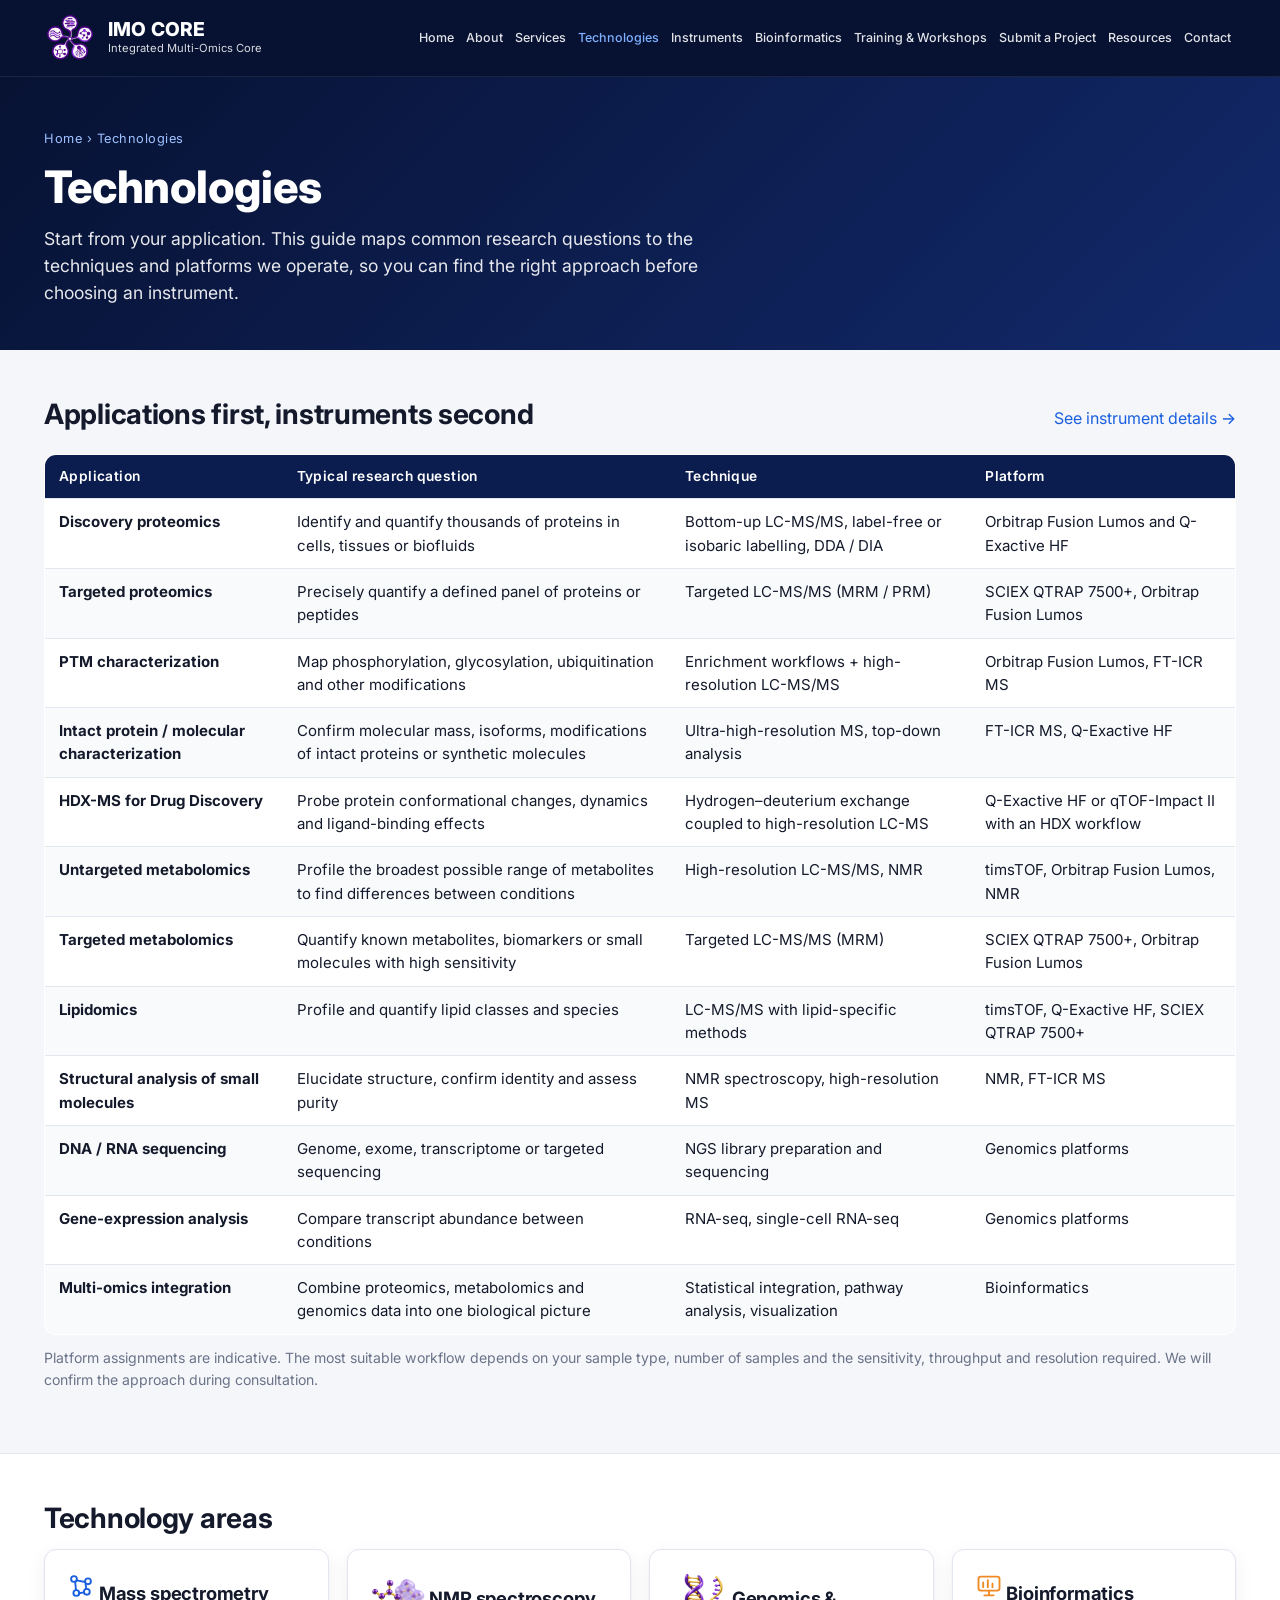
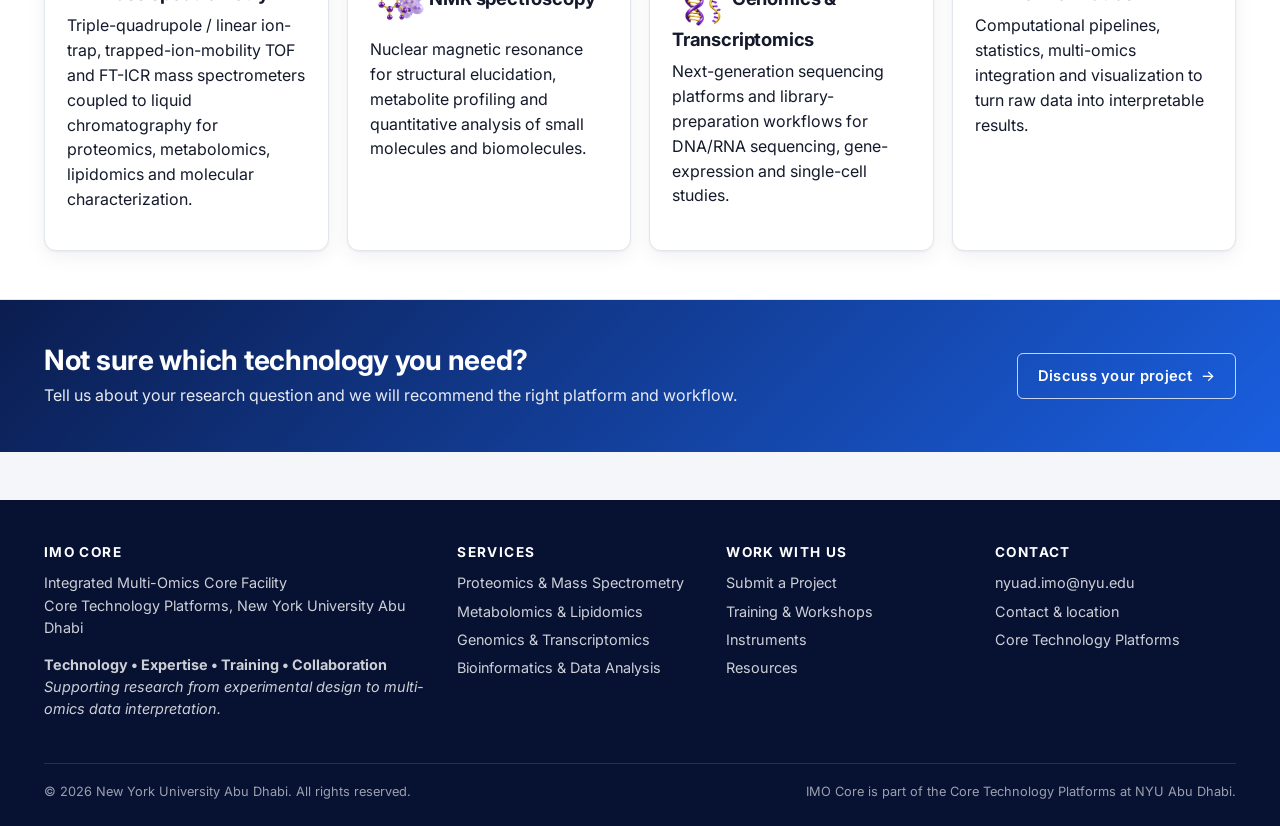
<file: technologies.html>
<!DOCTYPE html>
<html lang="en">
<head>
<meta charset="utf-8">
<meta name="viewport" content="width=device-width, initial-scale=1">
<title>Technologies | IMO Core - NYU Abu Dhabi</title>
<meta name="description" content="Applications-first guide to the IMO Core technologies: which technique and platform fits which research question.">
<link rel="icon" type="image/png" href="assets/img/omics-network-logo.png">
<link rel="preconnect" href="https://fonts.googleapis.com">
<link rel="preconnect" href="https://fonts.gstatic.com" crossorigin>
<link href="https://fonts.googleapis.com/css2?family=Inter:wght@400;500;600;700;800&display=swap" rel="stylesheet">
<link rel="stylesheet" href="assets/css/style.css">
</head>
<body>
<a class="visually-hidden" href="#main">Skip to content</a>
<header class="site-header">
  <div class="wrap">
    <a class="brand" href="index.html">
      <img class="brand-mark" src="assets/img/omics-network-logo.png" width="1254" height="1254" alt="IMO Core logo">
      <span><span class="brand-name">IMO CORE</span><span class="brand-sub">Integrated Multi-Omics Core</span></span>
    </a>
    <button class="nav-toggle" aria-expanded="false" aria-controls="nav">Menu</button>
    <nav class="nav" id="nav" aria-label="Main">
      <a href="index.html">Home</a><a href="about.html">About</a><a href="services.html">Services</a><a href="technologies.html" class=active>Technologies</a><a href="instruments.html">Instruments</a><a href="bioinformatics.html">Bioinformatics</a><a href="training.html">Training & Workshops</a><a href="submit-project.html">Submit a Project</a><a href="resources.html">Resources</a><a href="contact.html">Contact</a>
    </nav>
  </div>
</header>
<main id="main">

<section class="page-head">
  <div class="wrap">
    <div class="crumbs"><a href="index.html">Home</a> &rsaquo; Technologies</div>
    <h1>Technologies</h1>
    <p>Start from your application. This guide maps common research questions to the techniques and platforms we operate, so you can find the right approach before choosing an instrument.</p>
  </div>
</section>
<section class="section">
  <div class="wrap">
    <div class="section-head"><h2>Applications first, instruments second</h2><a class="arrow" href="instruments.html">See instrument details </a></div>
    <table>
      <thead><tr><th>Application</th><th>Typical research question</th><th>Technique</th><th>Platform</th></tr></thead>
      <tbody><tr><td><strong>Discovery proteomics</strong></td><td>Identify and quantify thousands of proteins in cells, tissues or biofluids</td><td>Bottom-up LC-MS/MS, label-free or isobaric labelling, DDA / DIA</td><td>Orbitrap Fusion Lumos and Q-Exactive HF</td></tr><tr><td><strong>Targeted proteomics</strong></td><td>Precisely quantify a defined panel of proteins or peptides</td><td>Targeted LC-MS/MS (MRM / PRM)</td><td>SCIEX QTRAP 7500+, Orbitrap Fusion Lumos</td></tr><tr><td><strong>PTM characterization</strong></td><td>Map phosphorylation, glycosylation, ubiquitination and other modifications</td><td>Enrichment workflows + high-resolution LC-MS/MS</td><td>Orbitrap Fusion Lumos, FT-ICR MS</td></tr><tr><td><strong>Intact protein / molecular characterization</strong></td><td>Confirm molecular mass, isoforms, modifications of intact proteins or synthetic molecules</td><td>Ultra-high-resolution MS, top-down analysis</td><td>FT-ICR MS, Q-Exactive HF</td></tr><tr><td><strong>HDX-MS for Drug Discovery</strong></td><td>Probe protein conformational changes, dynamics and ligand-binding effects</td><td>Hydrogen–deuterium exchange coupled to high-resolution LC-MS</td><td>Q-Exactive HF or qTOF-Impact II with an HDX workflow</td></tr><tr><td><strong>Untargeted metabolomics</strong></td><td>Profile the broadest possible range of metabolites to find differences between conditions</td><td>High-resolution LC-MS/MS, NMR</td><td>timsTOF, Orbitrap Fusion Lumos, NMR</td></tr><tr><td><strong>Targeted metabolomics</strong></td><td>Quantify known metabolites, biomarkers or small molecules with high sensitivity</td><td>Targeted LC-MS/MS (MRM)</td><td>SCIEX QTRAP 7500+, Orbitrap Fusion Lumos</td></tr><tr><td><strong>Lipidomics</strong></td><td>Profile and quantify lipid classes and species</td><td>LC-MS/MS with lipid-specific methods</td><td>timsTOF, Q-Exactive HF, SCIEX QTRAP 7500+</td></tr><tr><td><strong>Structural analysis of small molecules</strong></td><td>Elucidate structure, confirm identity and assess purity</td><td>NMR spectroscopy, high-resolution MS</td><td>NMR, FT-ICR MS</td></tr><tr><td><strong>DNA / RNA sequencing</strong></td><td>Genome, exome, transcriptome or targeted sequencing</td><td>NGS library preparation and sequencing</td><td>Genomics platforms</td></tr><tr><td><strong>Gene-expression analysis</strong></td><td>Compare transcript abundance between conditions</td><td>RNA-seq, single-cell RNA-seq</td><td>Genomics platforms</td></tr><tr><td><strong>Multi-omics integration</strong></td><td>Combine proteomics, metabolomics and genomics data into one biological picture</td><td>Statistical integration, pathway analysis, visualization</td><td>Bioinformatics</td></tr></tbody>
    </table>
    <p class="muted" style="margin-top:12px;font-size:.88rem">Platform assignments are indicative. The most suitable workflow depends on your sample type, number of samples and the sensitivity, throughput and resolution required. We will confirm the approach during consultation.</p>
  </div>
</section>

<section class="section section-alt">
  <div class="wrap">
    <h2>Technology areas</h2>
    <div class="grid grid-4">
      <div class="card"><h3><svg width="28" height="28" class="" viewBox="0 0 24 24" fill="none" stroke="#1a5fe0" stroke-width="1.6" stroke-linecap="round" stroke-linejoin="round" aria-hidden="true"><circle cx="6" cy="6" r="2.5"/><circle cx="18" cy="8" r="2.5"/><circle cx="8" cy="18" r="2.5"/><circle cx="17" cy="17" r="2.5"/><path d="M8.2 7.2 15.6 8.6M7 8.4l.7 7.1M15.9 10.4l.6 4.1M10.4 18.2l4.1-.8"/></svg> Mass spectrometry</h3><p>Triple-quadrupole / linear ion-trap, trapped-ion-mobility TOF and FT-ICR mass spectrometers coupled to liquid chromatography for proteomics, metabolomics, lipidomics and molecular characterization.</p></div>
      <div class="card"><h3><img class="molecular-icon" src="assets/img/molecular-structural-3d.png" width="56" height="56" alt="" loading="lazy"> NMR spectroscopy</h3><p>Nuclear magnetic resonance for structural elucidation, metabolite profiling and quantitative analysis of small molecules and biomolecules.</p></div>
      <div class="card"><h3><img class="genomics-icon" src="assets/img/genomics-transcriptomics-3d.png" width="56" height="56" alt="" loading="lazy"> Genomics &amp; Transcriptomics</h3><p>Next-generation sequencing platforms and library-preparation workflows for DNA/RNA sequencing, gene-expression and single-cell studies.</p></div>
      <div class="card"><h3><svg width="28" height="28" class="" viewBox="0 0 24 24" fill="none" stroke="#f08a24" stroke-width="1.6" stroke-linecap="round" stroke-linejoin="round" aria-hidden="true"><rect x="3" y="4" width="18" height="12" rx="2"/><path d="M8 20h8M12 16v4M7 13V9M11 13V7M15 13v-3"/></svg> Bioinformatics</h3><p>Computational pipelines, statistics, multi-omics integration and visualization to turn raw data into interpretable results.</p></div>
    </div>
  </div>
</section>

<section class="cta-band">
  <div class="wrap">
    <div>
      <h2>Not sure which technology you need?</h2>
      <p>Tell us about your research question and we will recommend the right platform and workflow.</p>
    </div>
    <a class="btn btn-outline arrow" href="submit-project.html">Discuss your project</a>
  </div>
</section>

</main>
<footer class="site-footer">
  <div class="wrap">
    <div class="cols">
      <div>
        <h4>IMO Core</h4>
        <p>Integrated Multi-Omics Core Facility<br>Core Technology Platforms, New York University Abu Dhabi</p>
        <p><strong>Technology &bull; Expertise &bull; Training &bull; Collaboration</strong><br><em>Supporting research from experimental design to multi-omics data interpretation.</em></p>
      </div>
      <div>
        <h4>Services</h4>
        <ul>
          <li><a href="services.html#proteomics">Proteomics &amp; Mass Spectrometry</a></li>
          <li><a href="services.html#metabolomics">Metabolomics &amp; Lipidomics</a></li>
          <li><a href="services.html#genomics">Genomics &amp; Transcriptomics</a></li>
          <li><a href="bioinformatics.html">Bioinformatics &amp; Data Analysis</a></li>
        </ul>
      </div>
      <div>
        <h4>Work with us</h4>
        <ul>
          <li><a href="submit-project.html">Submit a Project</a></li>
          <li><a href="training.html">Training &amp; Workshops</a></li>
          <li><a href="instruments.html">Instruments</a></li>
          <li><a href="resources.html">Resources</a></li>
        </ul>
      </div>
      <div>
        <h4>Contact</h4>
        <ul>
          <li><a href="mailto:" data-site-email>email</a></li>
          <li><a href="contact.html">Contact &amp; location</a></li>
          <li><a href="https://nyuad.nyu.edu/en/research/facilities-and-support/core-technology-platforms.html" target="_blank" rel="noopener">Core Technology Platforms</a></li>
        </ul>
      </div>
    </div>
    <div class="legal">
      <span>&copy; <span data-year></span> New York University Abu Dhabi. All rights reserved.</span>
      <span>IMO Core is part of the Core Technology Platforms at NYU Abu Dhabi.</span>
    </div>
  </div>
</footer>
<script src="assets/js/main.js"></script>
</body>
</html>
</file>
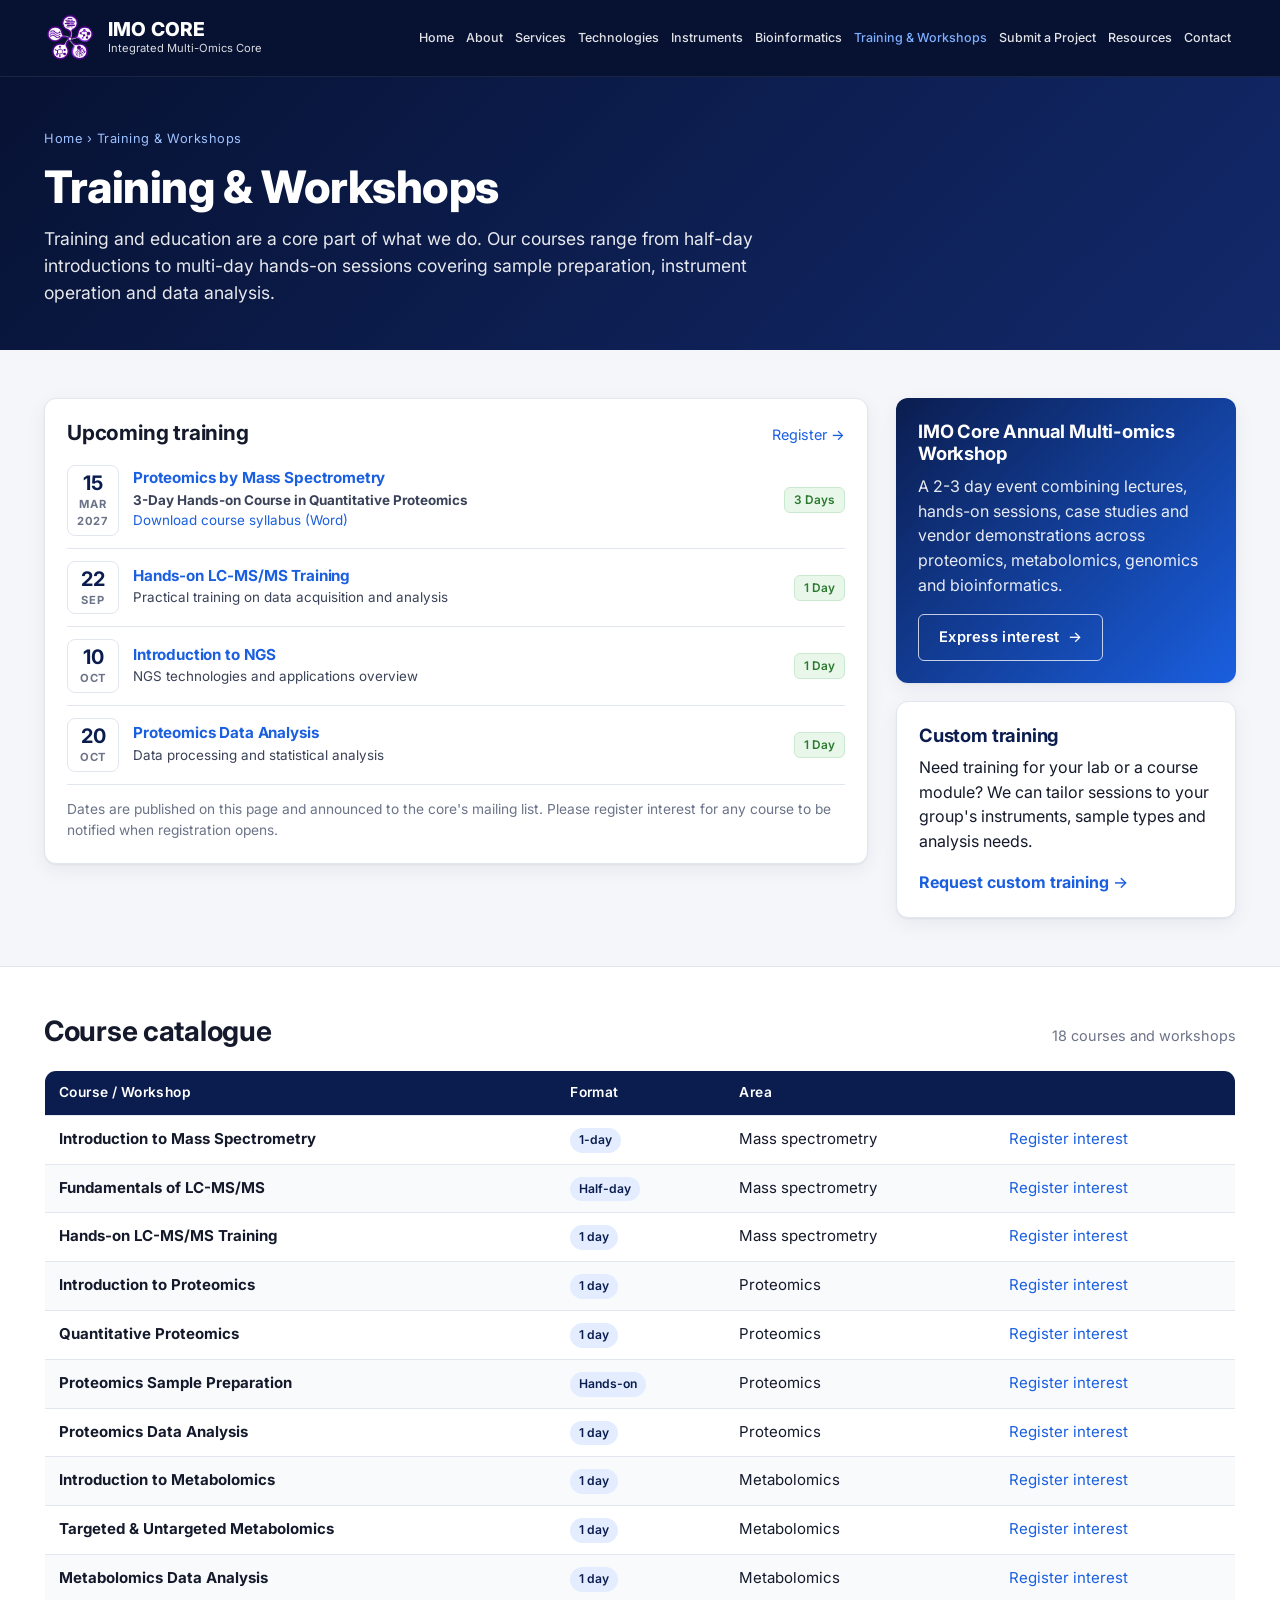
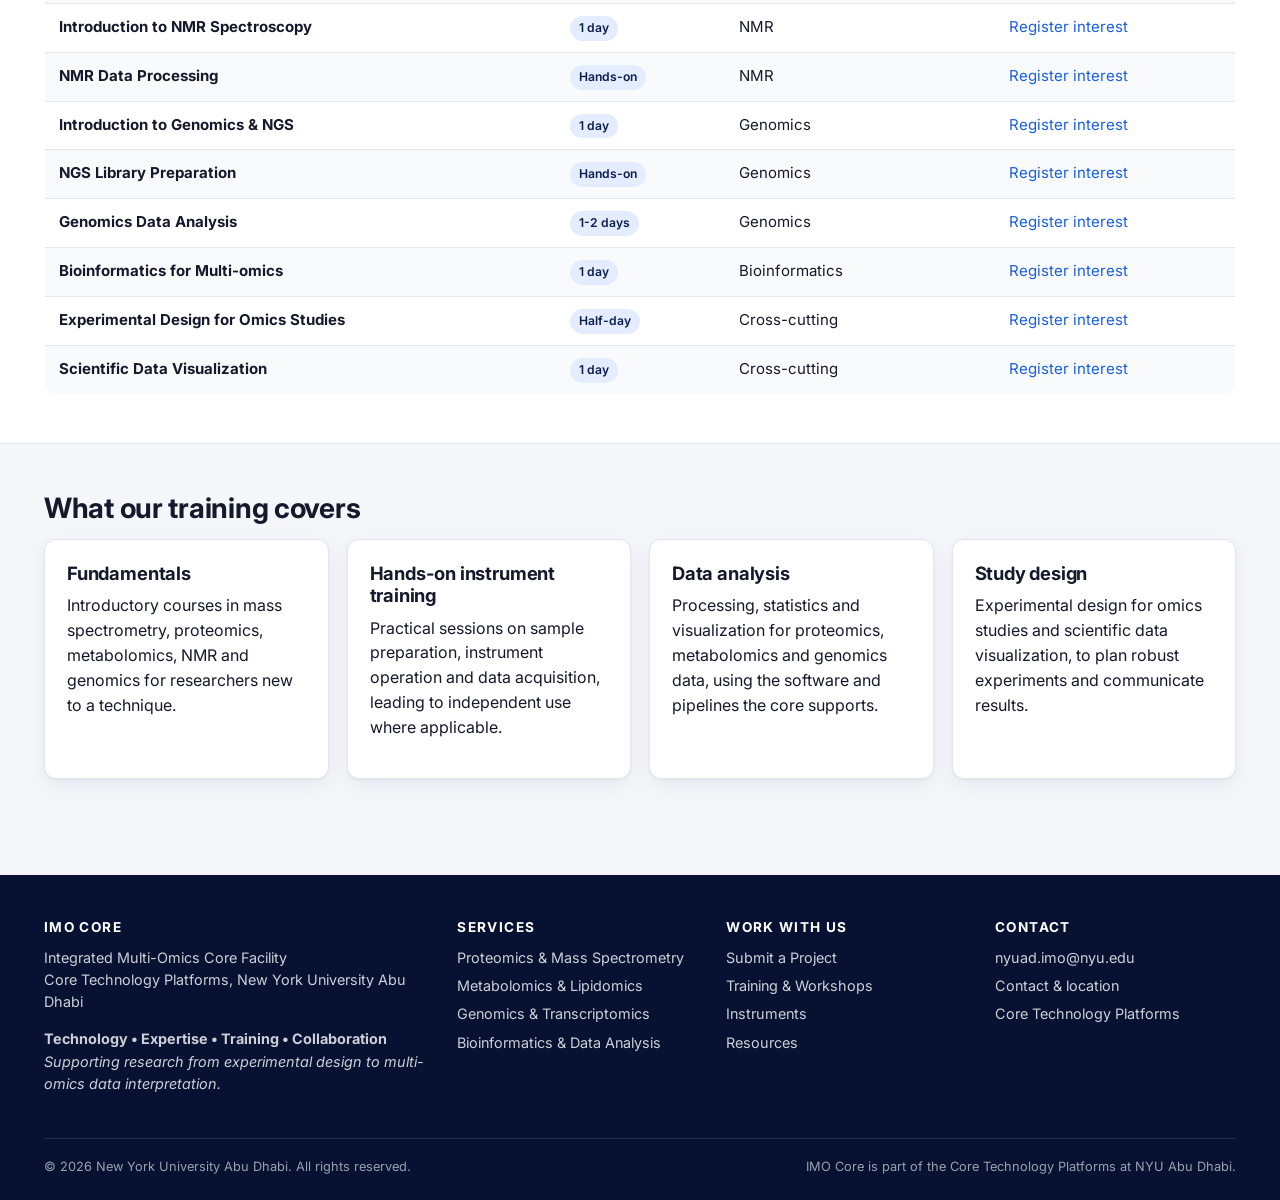
<file: training.html>
<!DOCTYPE html>
<html lang="en">
<head>
<meta charset="utf-8">
<meta name="viewport" content="width=device-width, initial-scale=1">
<title>Training & Workshops | IMO Core - NYU Abu Dhabi</title>
<meta name="description" content="Courses and workshops at the IMO Core: mass spectrometry, proteomics, metabolomics, NMR, genomics and bioinformatics training, plus the annual multi-omics workshop.">
<link rel="icon" type="image/png" href="assets/img/omics-network-logo.png">
<link rel="preconnect" href="https://fonts.googleapis.com">
<link rel="preconnect" href="https://fonts.gstatic.com" crossorigin>
<link href="https://fonts.googleapis.com/css2?family=Inter:wght@400;500;600;700;800&display=swap" rel="stylesheet">
<link rel="stylesheet" href="assets/css/style.css">
</head>
<body>
<a class="visually-hidden" href="#main">Skip to content</a>
<header class="site-header">
  <div class="wrap">
    <a class="brand" href="index.html">
      <img class="brand-mark" src="assets/img/omics-network-logo.png" width="1254" height="1254" alt="IMO Core logo">
      <span><span class="brand-name">IMO CORE</span><span class="brand-sub">Integrated Multi-Omics Core</span></span>
    </a>
    <button class="nav-toggle" aria-expanded="false" aria-controls="nav">Menu</button>
    <nav class="nav" id="nav" aria-label="Main">
      <a href="index.html">Home</a><a href="about.html">About</a><a href="services.html">Services</a><a href="technologies.html">Technologies</a><a href="instruments.html">Instruments</a><a href="bioinformatics.html">Bioinformatics</a><a href="training.html" class=active>Training & Workshops</a><a href="submit-project.html">Submit a Project</a><a href="resources.html">Resources</a><a href="contact.html">Contact</a>
    </nav>
  </div>
</header>
<main id="main">

<section class="page-head">
  <div class="wrap">
    <div class="crumbs"><a href="index.html">Home</a> &rsaquo; Training &amp; Workshops</div>
    <h1>Training &amp; Workshops</h1>
    <p>Training and education are a core part of what we do. Our courses range from half-day introductions to multi-day hands-on sessions covering sample preparation, instrument operation and data analysis.</p>
  </div>
</section>
<section class="section" id="upcoming">
  <div class="wrap two-col">
    <div>
      <div class="card">
        <div class="section-head" style="margin-bottom:6px"><h2 style="font-size:1.3rem">Upcoming training</h2><a class="arrow" href="contact.html#training" style="font-size:.9rem">Register </a></div>
        
    <div class="event">
      <div class="date-chip" aria-label="15 March 2027"><b>15</b><span>MAR 2027</span></div>
      <div><h4><a href="training.html#upcoming">Proteomics by Mass Spectrometry</a></h4><p><strong>3-Day Hands-on Course in Quantitative Proteomics</strong></p><p><a href="assets/documents/proteomics-by-mass-spectrometry-syllabus.docx" download>Download course syllabus (Word)</a></p></div>
      <span class="tag">3 Days</span>
    </div>
    <div class="event">
      <div class="date-chip"><b>22</b><span>SEP</span></div>
      <div><h4><a href="training.html#upcoming">Hands-on LC-MS/MS Training</a></h4><p>Practical training on data acquisition and analysis</p></div>
      <span class="tag">1 Day</span>
    </div>
    <div class="event">
      <div class="date-chip"><b>10</b><span>OCT</span></div>
      <div><h4><a href="training.html#upcoming">Introduction to NGS</a></h4><p>NGS technologies and applications overview</p></div>
      <span class="tag">1 Day</span>
    </div>
    <div class="event">
      <div class="date-chip"><b>20</b><span>OCT</span></div>
      <div><h4><a href="training.html#upcoming">Proteomics Data Analysis</a></h4><p>Data processing and statistical analysis</p></div>
      <span class="tag">1 Day</span>
    </div>
        <p class="muted" style="font-size:.86rem;margin:14px 0 0">Dates are published on this page and announced to the core's mailing list. Please register interest for any course to be notified when registration opens.</p>
      </div>
    </div>
    <aside class="aside">
      <div class="card" style="background:linear-gradient(135deg,var(--navy-800),var(--blue-600));color:#fff;border:0">
        <h3 style="color:#fff">IMO Core Annual Multi-omics Workshop</h3>
        <p style="color:rgba(255,255,255,.9)">A 2-3 day event combining lectures, hands-on sessions, case studies and vendor demonstrations across proteomics, metabolomics, genomics and bioinformatics.</p>
        <a class="btn btn-outline arrow" href="contact.html#training">Express interest </a>
      </div>
      <div class="card">
        <h3>Custom training</h3>
        <p>Need training for your lab or a course module? We can tailor sessions to your group's instruments, sample types and analysis needs.</p>
        <a class="arrow" href="contact.html#training"><strong>Request custom training </strong></a>
      </div>
    </aside>
  </div>
</section>

<section class="section section-alt" id="courses">
  <div class="wrap">
    <div class="section-head"><h2>Course catalogue</h2><span class="muted" style="font-size:.9rem">18 courses and workshops</span></div>
    <table>
      <thead><tr><th>Course / Workshop</th><th>Format</th><th>Area</th><th></th></tr></thead>
      <tbody><tr><td><strong>Introduction to Mass Spectrometry</strong></td><td><span class="pill">1-day</span></td><td>Mass spectrometry</td><td><a href="contact.html#training">Register interest</a></td></tr><tr><td><strong>Fundamentals of LC-MS/MS</strong></td><td><span class="pill">Half-day</span></td><td>Mass spectrometry</td><td><a href="contact.html#training">Register interest</a></td></tr><tr><td><strong>Hands-on LC-MS/MS Training</strong></td><td><span class="pill">1 day</span></td><td>Mass spectrometry</td><td><a href="contact.html#training">Register interest</a></td></tr><tr><td><strong>Introduction to Proteomics</strong></td><td><span class="pill">1 day</span></td><td>Proteomics</td><td><a href="contact.html#training">Register interest</a></td></tr><tr><td><strong>Quantitative Proteomics</strong></td><td><span class="pill">1 day</span></td><td>Proteomics</td><td><a href="contact.html#training">Register interest</a></td></tr><tr><td><strong>Proteomics Sample Preparation</strong></td><td><span class="pill">Hands-on</span></td><td>Proteomics</td><td><a href="contact.html#training">Register interest</a></td></tr><tr><td><strong>Proteomics Data Analysis</strong></td><td><span class="pill">1 day</span></td><td>Proteomics</td><td><a href="contact.html#training">Register interest</a></td></tr><tr><td><strong>Introduction to Metabolomics</strong></td><td><span class="pill">1 day</span></td><td>Metabolomics</td><td><a href="contact.html#training">Register interest</a></td></tr><tr><td><strong>Targeted &amp; Untargeted Metabolomics</strong></td><td><span class="pill">1 day</span></td><td>Metabolomics</td><td><a href="contact.html#training">Register interest</a></td></tr><tr><td><strong>Metabolomics Data Analysis</strong></td><td><span class="pill">1 day</span></td><td>Metabolomics</td><td><a href="contact.html#training">Register interest</a></td></tr><tr><td><strong>Introduction to NMR Spectroscopy</strong></td><td><span class="pill">1 day</span></td><td>NMR</td><td><a href="contact.html#training">Register interest</a></td></tr><tr><td><strong>NMR Data Processing</strong></td><td><span class="pill">Hands-on</span></td><td>NMR</td><td><a href="contact.html#training">Register interest</a></td></tr><tr><td><strong>Introduction to Genomics &amp; NGS</strong></td><td><span class="pill">1 day</span></td><td>Genomics</td><td><a href="contact.html#training">Register interest</a></td></tr><tr><td><strong>NGS Library Preparation</strong></td><td><span class="pill">Hands-on</span></td><td>Genomics</td><td><a href="contact.html#training">Register interest</a></td></tr><tr><td><strong>Genomics Data Analysis</strong></td><td><span class="pill">1-2 days</span></td><td>Genomics</td><td><a href="contact.html#training">Register interest</a></td></tr><tr><td><strong>Bioinformatics for Multi-omics</strong></td><td><span class="pill">1 day</span></td><td>Bioinformatics</td><td><a href="contact.html#training">Register interest</a></td></tr><tr><td><strong>Experimental Design for Omics Studies</strong></td><td><span class="pill">Half-day</span></td><td>Cross-cutting</td><td><a href="contact.html#training">Register interest</a></td></tr><tr><td><strong>Scientific Data Visualization</strong></td><td><span class="pill">1 day</span></td><td>Cross-cutting</td><td><a href="contact.html#training">Register interest</a></td></tr></tbody>
    </table>
  </div>
</section>

<section class="section">
  <div class="wrap">
    <h2>What our training covers</h2>
    <div class="grid grid-4">
      <div class="card"><h3>Fundamentals</h3><p>Introductory courses in mass spectrometry, proteomics, metabolomics, NMR and genomics for researchers new to a technique.</p></div>
      <div class="card"><h3>Hands-on instrument training</h3><p>Practical sessions on sample preparation, instrument operation and data acquisition, leading to independent use where applicable.</p></div>
      <div class="card"><h3>Data analysis</h3><p>Processing, statistics and visualization for proteomics, metabolomics and genomics data, using the software and pipelines the core supports.</p></div>
      <div class="card"><h3>Study design</h3><p>Experimental design for omics studies and scientific data visualization, to plan robust experiments and communicate results.</p></div>
    </div>
  </div>
</section>

</main>
<footer class="site-footer">
  <div class="wrap">
    <div class="cols">
      <div>
        <h4>IMO Core</h4>
        <p>Integrated Multi-Omics Core Facility<br>Core Technology Platforms, New York University Abu Dhabi</p>
        <p><strong>Technology &bull; Expertise &bull; Training &bull; Collaboration</strong><br><em>Supporting research from experimental design to multi-omics data interpretation.</em></p>
      </div>
      <div>
        <h4>Services</h4>
        <ul>
          <li><a href="services.html#proteomics">Proteomics &amp; Mass Spectrometry</a></li>
          <li><a href="services.html#metabolomics">Metabolomics &amp; Lipidomics</a></li>
          <li><a href="services.html#genomics">Genomics &amp; Transcriptomics</a></li>
          <li><a href="bioinformatics.html">Bioinformatics &amp; Data Analysis</a></li>
        </ul>
      </div>
      <div>
        <h4>Work with us</h4>
        <ul>
          <li><a href="submit-project.html">Submit a Project</a></li>
          <li><a href="training.html">Training &amp; Workshops</a></li>
          <li><a href="instruments.html">Instruments</a></li>
          <li><a href="resources.html">Resources</a></li>
        </ul>
      </div>
      <div>
        <h4>Contact</h4>
        <ul>
          <li><a href="mailto:" data-site-email>email</a></li>
          <li><a href="contact.html">Contact &amp; location</a></li>
          <li><a href="https://nyuad.nyu.edu/en/research/facilities-and-support/core-technology-platforms.html" target="_blank" rel="noopener">Core Technology Platforms</a></li>
        </ul>
      </div>
    </div>
    <div class="legal">
      <span>&copy; <span data-year></span> New York University Abu Dhabi. All rights reserved.</span>
      <span>IMO Core is part of the Core Technology Platforms at NYU Abu Dhabi.</span>
    </div>
  </div>
</footer>
<script src="assets/js/main.js"></script>
</body>
</html>
</file>
<file: assets/css/style.css>
/* MPM Core website styles */
:root {
  --navy-900: #071233;
  --navy-800: #0b1d4f;
  --navy-700: #12296b;
  --blue-600: #1a5fe0;
  --blue-500: #2b78f2;
  --blue-100: #e3edff;
  --ink-900: #141a2b;
  --ink-700: #3a4258;
  --ink-500: #6b7389;
  --line: #e1e6ef;
  --bg: #f4f6fa;
  --card: #ffffff;
  --green: #4caf50;
  --purple: #6b3fd6;
  --orange: #f08a24;
  --teal: #19a3b5;
  --radius: 12px;
  --shadow: 0 1px 2px rgba(10, 20, 50, 0.05), 0 6px 20px rgba(10, 20, 50, 0.06);
  --max: 1240px;
}

* { box-sizing: border-box; }
html { scroll-behavior: smooth; }
body {
  margin: 0;
  font-family: "Inter", system-ui, -apple-system, "Segoe UI", Roboto, Helvetica, Arial, sans-serif;
  color: var(--ink-900);
  background: var(--bg);
  line-height: 1.55;
  -webkit-font-smoothing: antialiased;
}
a { color: var(--blue-600); text-decoration: none; }
a:hover { text-decoration: underline; }
img, svg { max-width: 100%; }
h1, h2, h3, h4 { line-height: 1.2; margin: 0 0 0.5em; letter-spacing: -0.01em; }
h1 { font-size: 2.6rem; font-weight: 800; }
h2 { font-size: 1.75rem; font-weight: 700; }
h3 { font-size: 1.15rem; font-weight: 700; }
p { margin: 0 0 1em; }
ul { padding-left: 1.2em; }
.wrap { max-width: var(--max); margin: 0 auto; padding: 0 24px; }
.muted { color: var(--ink-500); }
.lead { font-size: 1.15rem; color: var(--ink-700); }
.visually-hidden { position: absolute; width: 1px; height: 1px; overflow: hidden; clip: rect(0 0 0 0); white-space: nowrap; }

/* Buttons */
.btn {
  display: inline-flex; align-items: center; gap: 8px;
  padding: 11px 20px; border-radius: 6px; font-weight: 600; font-size: 0.92rem;
  letter-spacing: 0.02em; border: 1.5px solid transparent; cursor: pointer;
  transition: background .15s, color .15s, border-color .15s;
}
.btn:hover { text-decoration: none; }
.btn-primary { background: var(--blue-500); color: #fff; }
.btn-primary:hover { background: var(--blue-600); }
.btn-outline { border-color: rgba(255,255,255,.75); color: #fff; }
.btn-outline:hover { background: rgba(255,255,255,.12); }
.btn-dark { background: var(--navy-800); color: #fff; }
.btn-dark:hover { background: var(--navy-700); }
.btn-ghost { border-color: var(--line); color: var(--navy-800); background: #fff; }
.btn-ghost:hover { border-color: var(--blue-500); color: var(--blue-600); }
.arrow::after { content: "→"; font-weight: 500; }

/* Header */
.site-header {
  background: var(--navy-900); color: #fff; position: sticky; top: 0; z-index: 50;
  border-bottom: 1px solid rgba(255,255,255,.08);
}
.home-page .site-header { position: relative; }
.site-header .wrap { display: flex; align-items: center; gap: 24px; height: 76px; }
.brand { display: flex; align-items: center; gap: 12px; color: #fff; }
.brand:hover { text-decoration: none; }
.brand-mark { width: 52px; height: 52px; object-fit: contain; flex-shrink: 0; }
.brand > span { display: flex; flex-direction: column; white-space: nowrap; }
.brand-name { font-weight: 800; font-size: 1.2rem; letter-spacing: 0.01em; line-height: 1.1; }
.brand-sub { font-size: 0.7rem; opacity: .85; }
.nav { margin-left: auto; display: flex; align-items: center; gap: 2px; }
.nav a {
  color: rgba(255,255,255,.88); font-size: 0.84rem; font-weight: 500;
  padding: 8px 7px; border-radius: 6px; white-space: nowrap;
}
@media (max-width: 1280px) and (min-width: 1101px) { .nav a { font-size: .78rem; padding: 8px 5px; } }
.nav a:hover { color: #fff; background: rgba(255,255,255,.08); text-decoration: none; }
.nav a.active { color: #7fb0ff; }
.nav-toggle {
  display: none; margin-left: auto; background: none; border: 1px solid rgba(255,255,255,.3);
  color: #fff; border-radius: 6px; padding: 8px 10px; font-size: 1rem; cursor: pointer;
}

/* Hero */
.hero {
  position: relative; color: #fff; overflow: hidden;
  background: radial-gradient(1200px 600px at 80% 30%, #1b3a8f 0%, #0b1d4f 45%, #06112f 100%);
}
.hero-cover { background: #e7e9ec; }
.hero-art { display: block; width: 100%; height: auto; max-height: 660px; margin: 0 auto; object-fit: contain; }
.hero > .wrap { position: relative; padding: 40px 24px; max-width: var(--max); }
.hero h1 { font-size: clamp(2.2rem, 4.5vw, 3.4rem); text-shadow: 0 2px 20px rgba(0,0,0,.4); margin-bottom: 18px; }
.hero p { max-width: 520px; font-size: 1.12rem; color: rgba(255,255,255,.92); margin-bottom: 26px; }
.hero-actions { display: flex; gap: 14px; flex-wrap: wrap; }
.hero-tagline { display: inline-block; font-size: .8rem; letter-spacing: .18em; text-transform: uppercase; color: #9ec2ff; font-weight: 600; margin-bottom: 14px; }

.feature-strip { background: rgba(5, 12, 36, .78); backdrop-filter: blur(4px); border-top: 1px solid rgba(255,255,255,.08); position: relative; }
.feature-strip .wrap { display: grid; grid-template-columns: repeat(4, 1fr); }
.feature { display: flex; align-items: center; gap: 14px; padding: 18px 20px; color: #fff; border-right: 1px solid rgba(255,255,255,.12); }
.feature:last-child { border-right: 0; }
.feature svg { width: 40px; height: 40px; flex-shrink: 0; }
.feature span { font-size: .95rem; line-height: 1.3; }
.feature strong { display: block; font-weight: 600; }

/* Sections */
.section { padding: 48px 0; }
.section-tight { padding: 28px 0; }
.section-head { display: flex; align-items: baseline; justify-content: space-between; gap: 16px; margin-bottom: 22px; }
.section-head h2 { margin: 0; }
.section-alt { background: #fff; border-top: 1px solid var(--line); border-bottom: 1px solid var(--line); }

/* Cards */
.card {
  background: var(--card); border: 1px solid var(--line); border-radius: var(--radius);
  padding: 22px; box-shadow: var(--shadow);
}
.grid { display: grid; gap: 18px; }
.grid-2 { grid-template-columns: repeat(2, 1fr); }
.grid-3 { grid-template-columns: repeat(3, 1fr); }
.grid-4 { grid-template-columns: repeat(4, 1fr); }
.grid-5 { grid-template-columns: repeat(5, 1fr); }

.area-card { display: flex; gap: 14px; align-items: flex-start; }
.area-card svg { width: 46px; height: 46px; flex-shrink: 0; }
.proteomics-icon, .metabolomics-icon, .genomics-icon, .molecular-icon { width: 56px; height: 56px; object-fit: contain; vertical-align: middle; flex-shrink: 0; }
.area-card .proteomics-icon, .area-card .metabolomics-icon, .area-card .genomics-icon, .area-card .molecular-icon { width: 64px; height: 64px; }
.list-links .proteomics-icon, .list-links .metabolomics-icon, .list-links .genomics-icon, .list-links .molecular-icon { width: 28px; height: 28px; }
.area-card h3 { color: var(--navy-800); margin-bottom: 6px; }
.area-card p { font-size: .9rem; color: var(--ink-700); margin-bottom: 10px; }
.area-card a.more { font-size: .88rem; font-weight: 600; }

.home-cols { display: grid; grid-template-columns: 1fr 1.15fr 1.1fr; gap: 18px; }
.list-links { list-style: none; padding: 0; margin: 0; }
.list-links li { border-bottom: 1px solid var(--line); }
.list-links li:last-child { border-bottom: 0; }
.list-links a { display: flex; align-items: center; gap: 12px; padding: 11px 2px; color: var(--ink-900); font-size: .94rem; }
.list-links a:hover { color: var(--blue-600); text-decoration: none; }
.list-links a::after { content: "›"; margin-left: auto; color: var(--ink-500); font-size: 1.2rem; }
.list-links svg { width: 22px; height: 22px; flex-shrink: 0; }

.event { display: flex; gap: 14px; align-items: center; padding: 12px 0; border-bottom: 1px solid var(--line); }
.event:last-child { border-bottom: 0; }
.date-chip {
  width: 52px; flex-shrink: 0; text-align: center; border: 1px solid var(--line); border-radius: 8px; padding: 6px 0;
  background: #fff; line-height: 1.1;
}
.date-chip b { display: block; font-size: 1.25rem; color: var(--navy-800); }
.date-chip span { font-size: .7rem; font-weight: 700; letter-spacing: .08em; color: var(--ink-500); }
.event h4 { margin: 0 0 2px; font-size: .95rem; color: var(--navy-800); }
.event p { margin: 0; font-size: .84rem; color: var(--ink-700); }
.tag { margin-left: auto; font-size: .74rem; font-weight: 600; color: #2b7a2f; background: #e9f7ea; border: 1px solid #c9ead0; padding: 3px 9px; border-radius: 6px; white-space: nowrap; }

.news-item { display: flex; gap: 14px; padding: 12px 0; border-bottom: 1px solid var(--line); }
.news-item:last-child { border-bottom: 0; }
.news-thumb { width: 108px; height: 72px; border-radius: 8px; flex-shrink: 0; overflow: hidden; }
.news-thumb svg { width: 100%; height: 100%; display: block; }
.news-item h4 { margin: 0 0 3px; font-size: .95rem; color: var(--navy-800); }
.news-item p { margin: 0 0 3px; font-size: .84rem; color: var(--ink-700); }
.news-item time { font-size: .76rem; color: var(--ink-500); }

.quick-links { display: grid; grid-template-columns: repeat(5, 1fr); }
.quick-link { display: flex; gap: 14px; align-items: center; padding: 22px 18px; border-right: 1px solid var(--line); color: var(--ink-900); }
.quick-link:last-child { border-right: 0; }
.quick-link:hover { text-decoration: none; background: var(--blue-100); }
.quick-link svg { width: 40px; height: 40px; flex-shrink: 0; }
.quick-link strong { display: block; color: var(--navy-800); font-size: .95rem; }
.quick-link span { font-size: .82rem; color: var(--ink-700); }

/* Page header */
.page-head { background: linear-gradient(135deg, var(--navy-900), var(--navy-700)); color: #fff; padding: 52px 0 44px; }
.page-head h1 { font-size: clamp(2rem, 3.6vw, 2.8rem); margin-bottom: 10px; }
.page-head p { max-width: 720px; font-size: 1.1rem; color: rgba(255,255,255,.9); margin: 0; }
.crumbs { font-size: .8rem; color: #9ec2ff; margin-bottom: 12px; letter-spacing: .04em; }
.crumbs a { color: #9ec2ff; }

/* Content */
.prose { max-width: 820px; }
.prose h2 { margin-top: 1.6em; color: var(--navy-800); }
.prose h3 { margin-top: 1.3em; color: var(--navy-800); }
.two-col { display: grid; grid-template-columns: 1fr 340px; gap: 28px; align-items: start; }
.aside .card + .card { margin-top: 18px; }
.aside h3 { color: var(--navy-800); }

.service-block h3 { display: flex; align-items: center; gap: 10px; color: var(--navy-800); }
.service-block h3 svg { width: 30px; height: 30px; }
.service-block ul { columns: 1; margin: 8px 0 0; padding-left: 1.1em; }
.service-block li { margin: 4px 0; font-size: .94rem; }
.service-block .foot { margin-top: 14px; display: flex; gap: 14px; flex-wrap: wrap; font-size: .88rem; font-weight: 600; }

.instrument-card { display: flex; flex-direction: column; }
.instrument-visual { height: 150px; border-radius: 8px; margin-bottom: 16px; overflow: hidden; }
.instrument-visual svg { width: 100%; height: 100%; display: block; }
.instrument-photo { height: 210px; background: var(--bg); }
.instrument-photo img { display: block; width: 100%; height: 100%; object-fit: contain; }
.instrument-card h3 { color: var(--navy-800); margin-bottom: 2px; }
.instrument-card .kind { font-size: .85rem; font-weight: 600; color: var(--blue-600); margin-bottom: 8px; }
.instrument-card p { font-size: .92rem; color: var(--ink-700); }
.instrument-card .apps { font-size: .88rem; }
.instrument-card .apps b { color: var(--ink-900); }
.instrument-card .foot { margin-top: auto; padding-top: 14px; display: flex; gap: 14px; font-size: .88rem; font-weight: 600; flex-wrap: wrap; }

table { width: 100%; border-collapse: collapse; background: #fff; border: 1px solid var(--line); border-radius: var(--radius); overflow: hidden; font-size: .94rem; }
th, td { text-align: left; padding: 11px 14px; border-bottom: 1px solid var(--line); vertical-align: top; }
th { background: var(--navy-800); color: #fff; font-weight: 600; font-size: .86rem; letter-spacing: .03em; }
tr:last-child td { border-bottom: 0; }
tbody tr:nth-child(even) td { background: #f9fafc; }
.pill { display: inline-block; font-size: .76rem; font-weight: 600; padding: 3px 9px; border-radius: 999px; background: var(--blue-100); color: var(--navy-800); white-space: nowrap; }

.callout { border-left: 4px solid var(--blue-500); background: var(--blue-100); padding: 18px 22px; border-radius: 0 var(--radius) var(--radius) 0; }
.callout h3 { margin-bottom: 6px; color: var(--navy-800); }
.callout p { margin-bottom: 10px; }

.steps { display: grid; grid-template-columns: repeat(5, 1fr); gap: 12px; counter-reset: step; }
.step { background: #fff; border: 1px solid var(--line); border-radius: var(--radius); padding: 16px; position: relative; }
.step::before { counter-increment: step; content: counter(step); display: inline-flex; width: 28px; height: 28px; align-items: center; justify-content: center; border-radius: 50%; background: var(--navy-800); color: #fff; font-weight: 700; font-size: .85rem; margin-bottom: 8px; }
.step strong { display: block; color: var(--navy-800); font-size: .95rem; }
.step span { font-size: .84rem; color: var(--ink-700); }

/* Forms */
form.card { padding: 28px; }
.field { margin-bottom: 16px; }
.field label { display: block; font-weight: 600; font-size: .9rem; margin-bottom: 6px; color: var(--navy-800); }
.field .hint { font-size: .8rem; color: var(--ink-500); margin-top: 4px; }
input[type=text], input[type=email], input[type=number], select, textarea {
  width: 100%; padding: 10px 12px; border: 1px solid #c9d1de; border-radius: 6px; font: inherit; font-size: .95rem; background: #fff; color: var(--ink-900);
}
textarea { min-height: 96px; resize: vertical; }
input:focus, select:focus, textarea:focus { outline: 2px solid var(--blue-500); outline-offset: 1px; border-color: var(--blue-500); }
.field-row { display: grid; grid-template-columns: 1fr 1fr; gap: 16px; }
.form-note { font-size: .84rem; color: var(--ink-500); margin-top: 12px; }
.form-status { margin-top: 14px; font-size: .92rem; font-weight: 600; color: #2b7a2f; display: none; }

.faq details { border: 1px solid var(--line); border-radius: 8px; background: #fff; padding: 12px 16px; margin-bottom: 10px; }
.faq summary { cursor: pointer; font-weight: 600; color: var(--navy-800); }
.faq details p { margin: 10px 0 0; font-size: .94rem; }

.resource-card h3 { display: flex; align-items: center; gap: 10px; color: var(--navy-800); }
.resource-card h3 svg { width: 26px; height: 26px; }
.resource-card ul { padding-left: 1.1em; margin: 6px 0 0; font-size: .92rem; }
.badge-soon { font-size: .7rem; font-weight: 700; letter-spacing: .06em; text-transform: uppercase; color: var(--ink-500); border: 1px solid var(--line); padding: 2px 7px; border-radius: 5px; margin-left: 6px; }

.cta-band { background: linear-gradient(135deg, var(--navy-800), var(--blue-600)); color: #fff; padding: 44px 0; }
.cta-band .wrap { display: flex; align-items: center; justify-content: space-between; gap: 24px; flex-wrap: wrap; }
.cta-band h2 { margin: 0 0 6px; }
.cta-band p { margin: 0; color: rgba(255,255,255,.9); }

/* Footer */
.site-footer { background: var(--navy-900); color: rgba(255,255,255,.8); padding: 44px 0 24px; margin-top: 48px; font-size: .9rem; }
.site-footer .cols { display: grid; grid-template-columns: 1.6fr 1fr 1fr 1fr; gap: 28px; margin-bottom: 28px; }
.site-footer h4 { color: #fff; font-size: .85rem; letter-spacing: .1em; text-transform: uppercase; margin-bottom: 12px; }
.site-footer ul { list-style: none; padding: 0; margin: 0; }
.site-footer li { margin: 6px 0; }
.site-footer a { color: rgba(255,255,255,.8); }
.site-footer a:hover { color: #fff; }
.site-footer .legal { border-top: 1px solid rgba(255,255,255,.12); padding-top: 18px; font-size: .8rem; color: rgba(255,255,255,.6); display: flex; justify-content: space-between; gap: 12px; flex-wrap: wrap; }

/* Responsive */
@media (max-width: 1100px) {
  .grid-5 { grid-template-columns: repeat(3, 1fr); }
  .quick-links { grid-template-columns: repeat(3, 1fr); }
  .quick-link:nth-child(3n) { border-right: 0; }
  .home-cols { grid-template-columns: 1fr 1fr; }
  .home-cols > :first-child { grid-column: 1 / -1; }
  .steps { grid-template-columns: repeat(3, 1fr); }
  .nav { display: none; position: absolute; top: 76px; left: 0; right: 0; background: var(--navy-900); flex-direction: column; align-items: stretch; padding: 10px 16px 16px; border-bottom: 1px solid rgba(255,255,255,.1); }
  .nav.open { display: flex; }
  .nav a { padding: 12px 10px; font-size: 1rem; }
  .nav-toggle { display: block; }
}
@media (max-width: 760px) {
  .grid-2, .grid-3, .grid-4, .grid-5 { grid-template-columns: 1fr; }
  .feature-strip .wrap { grid-template-columns: 1fr; }
  .feature { padding: 12px 20px; }
  .feature svg { width: 30px; height: 30px; }
  .feature { border-right: 0; border-bottom: 1px solid rgba(255,255,255,.12); }
  .home-cols { grid-template-columns: 1fr; }
  .quick-links { grid-template-columns: 1fr; }
  .quick-link { border-right: 0; border-bottom: 1px solid var(--line); }
  .two-col { grid-template-columns: 1fr; }
  .field-row { grid-template-columns: 1fr; }
  .steps { grid-template-columns: 1fr; }
  .site-footer .cols { grid-template-columns: 1fr 1fr; }
  .hero > .wrap { padding: 32px 20px; }
  .wrap { padding: 0 16px; }
  .section-head { flex-direction: column; align-items: flex-start; gap: 6px; }
  table { font-size: .88rem; }
  th, td { padding: 9px 10px; }
}
</file>
